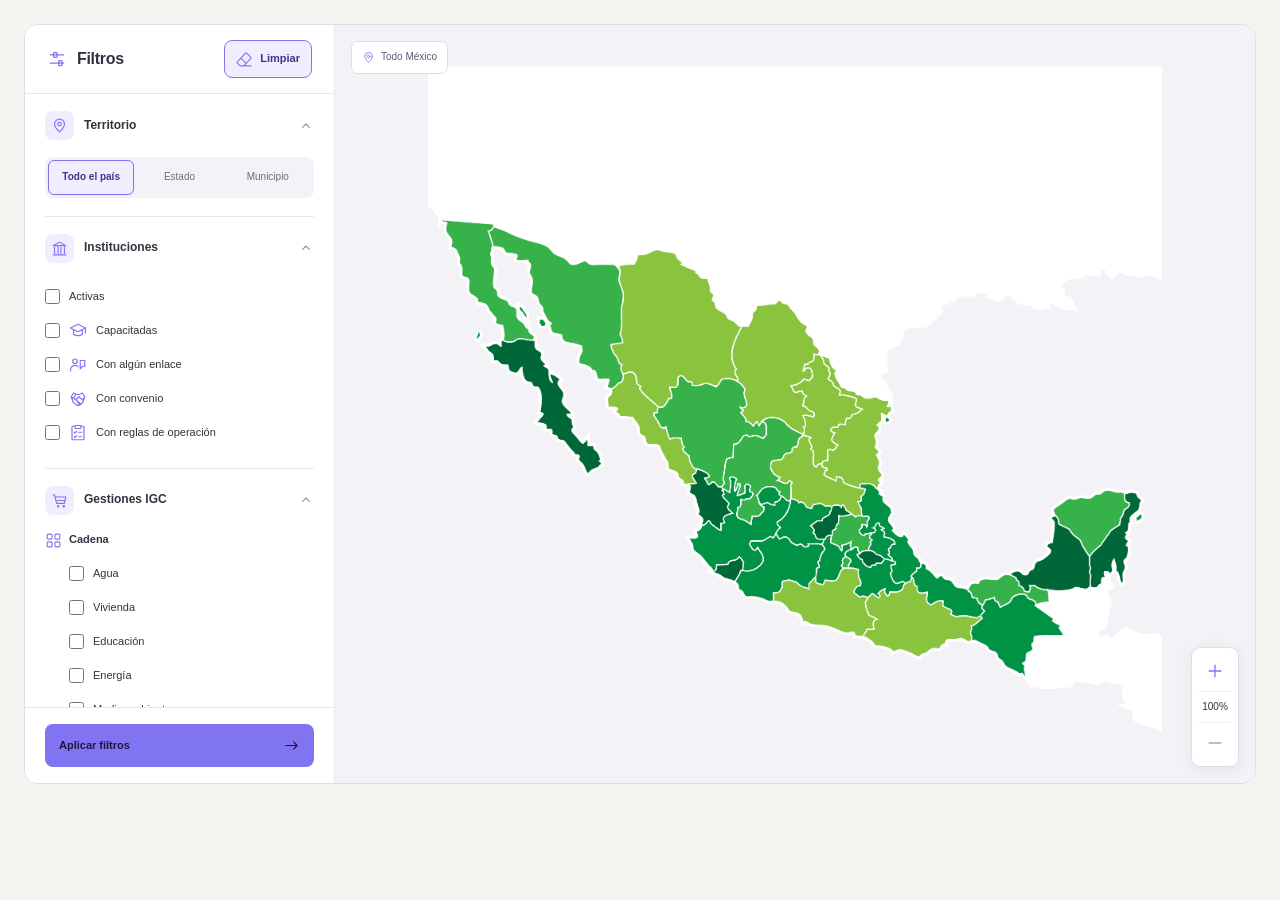
<file: index.html>
<!doctype html>
<html lang="es-MX">
<head>
  <meta charset="utf-8">
  <meta name="viewport" content="width=device-width, initial-scale=1">
  <title>Mapa de México · Filtros</title>
  <link rel="stylesheet" href="mapa.css">
  <script src="mapa.js" defer></script>
  <script src="filtros.js" defer></script>
</head>
<body>
  <!-- Contenedor independiente: insertar esta sección dentro de la página de destino. -->
  <section class="territory-explorer" id="territory-explorer" aria-label="Mapa y filtros territoriales">
  <svg class="map-icons" xmlns="http://www.w3.org/2000/svg" aria-hidden="true">
    <symbol id="icon-filters" viewBox="0 0 24 24"><path d="M4 7h16M4 17h16"/><rect x="8" y="4" width="4" height="6" rx="1"/><rect x="14" y="14" width="4" height="6" rx="1"/></symbol>
    <symbol id="icon-pin" viewBox="0 0 24 24"><path d="M19 10c0 5-7 11-7 11S5 15 5 10a7 7 0 1 1 14 0Z"/><circle cx="12" cy="10" r="2.5"/></symbol>
    <symbol id="icon-building" viewBox="0 0 24 24"><path d="m3 8 9-5 9 5H3ZM5 10v9m5-9v9m4-9v9m5-9v9M3 21h18"/></symbol>
    <symbol id="icon-training" viewBox="0 0 24 24"><path d="m2 8 10-5 10 5-10 5L2 8Zm4 2v6c3 3 9 3 12 0v-6M22 8v7"/></symbol>
    <symbol id="icon-contact" viewBox="0 0 24 24"><circle cx="8" cy="7" r="3"/><path d="M2 20v-2a6 6 0 0 1 10-4m3-8h6v8h-3l-3 3V6Z"/></symbol>
    <symbol id="icon-agreement" viewBox="0 0 24 24"><path d="m3 9 3-5 4 2h4l4-2 3 5-3 8-6 4-6-4-3-8Zm6-3-3 5 3 2 4-4 5 4m-9 0 7 6m-5-4 3 5M3 9l3 2m15-2-3 4"/></symbol>
    <symbol id="icon-rules" viewBox="0 0 24 24"><path d="M8 3H5a1 1 0 0 0-1 1v16a1 1 0 0 0 1 1h14a1 1 0 0 0 1-1V4a1 1 0 0 0-1-1h-3"/><rect x="8" y="2" width="8" height="4" rx="1"/><path d="m7 11 1 1 2-2m3 1h4m-10 6 1 1 2-2m3 1h4"/></symbol>
    <symbol id="icon-categories" viewBox="0 0 24 24"><rect x="3" y="3" width="7" height="7" rx="1.5"/><rect x="14" y="3" width="7" height="7" rx="1.5"/><rect x="3" y="14" width="7" height="7" rx="1.5"/><rect x="14" y="14" width="7" height="7" rx="1.5"/></symbol>
    <symbol id="icon-products" viewBox="0 0 24 24"><path d="m12 3 9 5v9l-9 5-9-5V8l9-5Zm-9 5 9 5 9-5M12 13v9M7.5 5.5l9 5V15"/></symbol>
    <symbol id="icon-eraser" viewBox="0 0 24 24"><path d="m15 3 6 6a1 1 0 0 1 0 1.5L11 21H6l-4-4a1 1 0 0 1 0-1.5L13.5 3a1 1 0 0 1 1.5 0ZM7 10l7 7M11 21h10"/></symbol>
    <symbol id="icon-cart" viewBox="0 0 24 24"><path d="M3 4h2l3 12h11l2-9H6M9 12h11"/><circle cx="10" cy="20" r="1"/><circle cx="18" cy="20" r="1"/></symbol>
    <symbol id="icon-ips" viewBox="0 0 24 24"><path d="m3 13 4-4 5 3 5-3 4 4-6 7H9l-6-7ZM3 13l-1-2 3-5 3 2m13 5 1-2-3-5-3 2M9 14l5 4m-3-6 3-2"/></symbol>
    <symbol id="icon-chevron" viewBox="0 0 24 24"><path d="m7 10 5 5 5-5"/></symbol>
    <symbol id="icon-plus" viewBox="0 0 24 24"><path d="M12 5v14M5 12h14"/></symbol>
    <symbol id="icon-minus" viewBox="0 0 24 24"><path d="M5 12h14"/></symbol>
    <symbol id="icon-close" viewBox="0 0 24 24"><path d="m6 6 12 12M6 18 18 6"/></symbol>
    <symbol id="icon-arrow" viewBox="0 0 24 24"><path d="M4 12h16m-5-5 5 5-5 5"/></symbol>
  </svg>

    <aside class="filter-panel" id="filter-panel" aria-label="Seleccionar filtros">
      <div class="filter-heading">
        <h2><svg aria-hidden="true"><use href="#icon-filters"/></svg>Filtros <span class="filter-count" id="filter-count" hidden>0</span></h2>
        <button class="clear-button" type="reset" form="map-filters" aria-label="Limpiar todos los filtros" title="Restablecer todos los filtros"><svg aria-hidden="true"><use href="#icon-eraser"/></svg><span>Limpiar</span></button>
      </div>
      <form id="map-filters" class="filter-form">
        <div class="filter-scroll">
          <details class="filter-group" open>
            <summary><span class="group-icon"><svg aria-hidden="true"><use href="#icon-pin"/></svg></span><span>Territorio</span><svg class="chevron" aria-hidden="true"><use href="#icon-chevron"/></svg></summary>
            <div class="group-content">
              <fieldset class="scope-options">
                <legend class="sr-only">Seleccionar territorio</legend>
                <label><input type="radio" name="scope" value="country" checked><span>Todo el país</span></label>
                <label><input type="radio" name="scope" value="state"><span>Estado</span></label>
                <label><input type="radio" name="scope" value="municipality"><span>Municipio</span></label>
              </fieldset>
              <div class="field" id="state-field" hidden><label for="state">Estado</label><select id="state" name="state" disabled><option value="">Selecciona un estado</option>
                <option>Aguascalientes</option>
                <option>Baja California</option>
                <option>Baja California Sur</option>
                <option>Campeche</option>
                <option>Chiapas</option>
                <option>Chihuahua</option>
                <option>Ciudad de México</option>
                <option>Coahuila</option>
                <option>Colima</option>
                <option>Durango</option>
                <option>Estado de México</option>
                <option>Guanajuato</option>
                <option>Guerrero</option>
                <option>Hidalgo</option>
                <option>Jalisco</option>
                <option>Michoacán</option>
                <option>Morelos</option>
                <option>Nayarit</option>
                <option>Nuevo León</option>
                <option>Oaxaca</option>
                <option>Puebla</option>
                <option>Querétaro</option>
                <option>Quintana Roo</option>
                <option>San Luis Potosí</option>
                <option>Sinaloa</option>
                <option>Sonora</option>
                <option>Tabasco</option>
                <option>Tamaulipas</option>
                <option>Tlaxcala</option>
                <option>Veracruz</option>
                <option>Yucatán</option>
                <option>Zacatecas</option></select></div>
              <div class="field" id="municipality-field" hidden><label for="municipality">Municipio</label><input id="municipality" name="municipality" type="text" placeholder="Escribe el municipio" maxlength="100" disabled></div>
            </div>
          </details>

          <details class="filter-group" open>
            <summary><span class="group-icon"><svg aria-hidden="true"><use href="#icon-building"/></svg></span><span>Instituciones</span><svg class="chevron" aria-hidden="true"><use href="#icon-chevron"/></svg></summary>
            <div class="group-content institution-options">
              <label class="check-row"><input type="checkbox" name="active" id="institution-active"><span>Activas</span></label>
              <div class="subfields" id="active-fields" hidden>
                <div class="field"><label for="institution-name">Nombre de la institución</label><input id="institution-name" name="institutionName" type="text" placeholder="Todas las instituciones" maxlength="120" disabled></div>
                <label class="check-row"><input type="checkbox" name="hasManagement" id="has-management" disabled><span>Que tengan gestiones</span></label>
                <fieldset class="period-fields" id="period-fields" hidden disabled>
                  <legend>Periodo de gestiones</legend>
                  <div class="date-pair"><div class="field"><label for="period-from">Desde</label><input type="date" id="period-from" name="periodFrom"></div><div class="field"><label for="period-to">Hasta</label><input type="date" id="period-to" name="periodTo"></div></div>
                </fieldset>
              </div>
              <label class="check-row"><input type="checkbox" name="trained"><svg class="option-icon" aria-hidden="true"><use href="#icon-training"/></svg><span>Capacitadas</span></label>
              <label class="check-row"><input type="checkbox" name="linked"><svg class="option-icon" aria-hidden="true"><use href="#icon-contact"/></svg><span>Con algún enlace</span></label>
              <label class="check-row"><input type="checkbox" name="agreement"><svg class="option-icon" aria-hidden="true"><use href="#icon-agreement"/></svg><span>Con convenio</span></label>
              <label class="check-row"><input type="checkbox" name="operatingRules"><svg class="option-icon" aria-hidden="true"><use href="#icon-rules"/></svg><span>Con reglas de operación</span></label>
            </div>
          </details>

          <details class="filter-group" open>
            <summary><span class="group-icon"><svg aria-hidden="true"><use href="#icon-cart"/></svg></span><span>Gestiones IGC</span><svg class="chevron" aria-hidden="true"><use href="#icon-chevron"/></svg></summary>
            <div class="group-content">
              <div class="igc-fields" id="igc-fields">
                <fieldset class="chain-options">
                  <legend class="field-label-icon"><svg aria-hidden="true"><use href="#icon-categories"/></svg><span>Cadena</span></legend>
                  <label class="check-row"><input type="checkbox" name="chain" value="Agua"><span>Agua</span></label>
                  <label class="check-row"><input type="checkbox" name="chain" value="Vivienda"><span>Vivienda</span></label>
                  <label class="check-row"><input type="checkbox" name="chain" value="Educación"><span>Educación</span></label>
                  <label class="check-row"><input type="checkbox" name="chain" value="Energía"><span>Energía</span></label>
                  <label class="check-row"><input type="checkbox" name="chain" value="Medio ambiente"><span>Medio ambiente</span></label>
                  <label class="check-row"><input type="checkbox" name="chain" value="Salud"><span>Salud</span></label>
                  <label class="check-row"><input type="checkbox" name="chain" value="Inclusivo"><span>Inclusivo</span></label>
                </fieldset>
                <div class="field"><label class="field-label-icon" for="solution"><svg aria-hidden="true"><use href="#icon-products"/></svg><span>Por solución</span></label><select id="solution" name="solution"><option value="">Todas las soluciones</option><option value="Cemento">Cemento</option><option value="Mortero">Mortero</option></select></div>
              </div>
            </div>
          </details>

          <details class="filter-group">
            <summary><span class="group-icon"><svg aria-hidden="true"><use href="#icon-ips"/></svg></span><span>Gestiones IPS</span><svg class="chevron" aria-hidden="true"><use href="#icon-chevron"/></svg></summary>
            <div class="group-content"><label class="check-row"><input type="checkbox" name="ips"><span>Mostrar gestiones IPS</span></label></div>
          </details>
        </div>
        <div class="filter-actions">
          <p id="filter-feedback" class="filter-feedback" role="status" aria-live="polite" hidden></p>
          <button class="apply-button" type="submit">Aplicar filtros<svg aria-hidden="true"><use href="#icon-arrow"/></svg></button>
        </div>
      </form>
    </aside>

    <div class="map-area">
      <div class="map-context"><button class="mobile-filters" id="mobile-filters" type="button" aria-expanded="false" aria-controls="filter-panel"><svg aria-hidden="true"><use href="#icon-filters"/></svg><span>Filtros</span></button><span class="scope-badge" id="scope-badge"><svg aria-hidden="true"><use href="#icon-pin"/></svg><span id="scope-label">Todo México</span></span></div>
      <div class="map-viewport" id="map-viewport" tabindex="0" role="region" aria-label="Mapa de México. Usa más y menos para acercar o alejar y arrastra para desplazarte.">
        <div class="map-content" id="map-content">
          <img class="map-image" id="map-image" src="mexico-mapa-politico.png" alt="Mapa de México con divisiones estatales." draggable="false">
        </div>
        <span class="map-error" id="map-error" hidden>No se pudo cargar el mapa.</span>
        <div class="zoom-controls" aria-label="Controles de zoom">
          <button id="zoom-in" type="button" aria-label="Acercar mapa" title="Acercar (+)"><svg aria-hidden="true"><use href="#icon-plus"/></svg></button>
          <span id="zoom-value" aria-label="Nivel de zoom">100%</span>
          <button id="zoom-out" type="button" aria-label="Alejar mapa" title="Alejar (−)"><svg aria-hidden="true"><use href="#icon-minus"/></svg></button>
        </div>
      </div>
    </div>
    <p class="sr-only" id="map-status" role="status" aria-live="polite" aria-atomic="true"></p>
  </section>
</body>
</html>
</file>
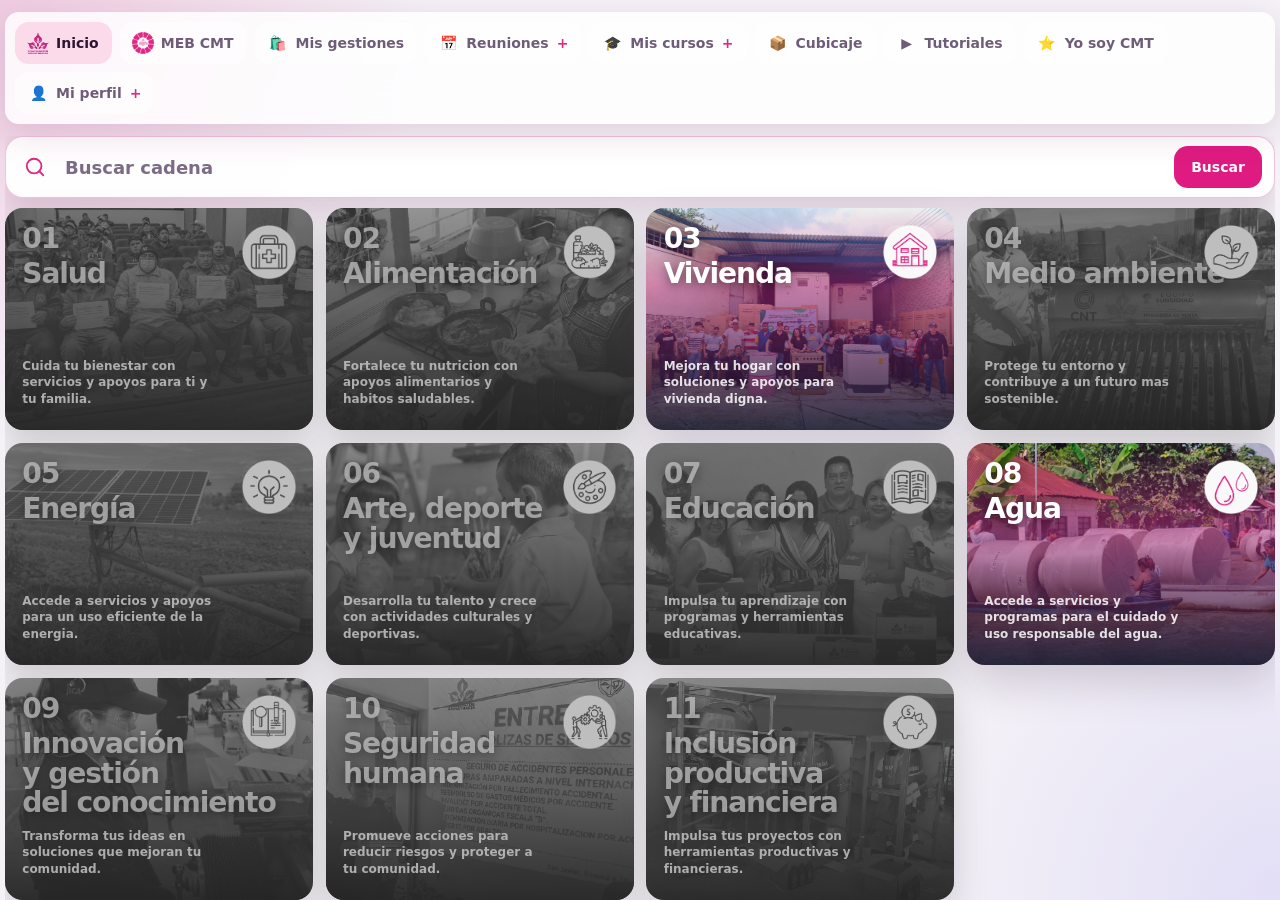
<file: propuesta-cadenas-1.html>
<!DOCTYPE html>
<html lang="es">
<head>
  <meta charset="UTF-8" />
  <meta name="viewport" content="width=device-width, initial-scale=1.0" />
  <title>Explorador de Cadenas</title>
  <link rel="stylesheet" href="estilos-plataforma-3.css" />
</head>
<body class="platform-shell-page cards-menu-page">
  <div class="app-shell">
    <button class="mobile-menu-toggle" id="mobileMenuToggle" type="button" aria-label="Abrir menú principal" aria-expanded="false" aria-controls="mainMenu">
      <span aria-hidden="true">☰</span>
      <span>Menú</span>
    </button>
    <button class="topbar__search cards-search-toggle" id="searchToggle" type="button" aria-label="Abrir búsqueda de cadenas" aria-expanded="false" aria-controls="chainsSearchPanel">
      <svg width="20" height="20" viewBox="0 0 24 24" fill="none" aria-hidden="true">
        <circle cx="11" cy="11" r="7" stroke="currentColor" stroke-width="2"/>
        <path d="m16.5 16.5 4 4" stroke="currentColor" stroke-width="2" stroke-linecap="round"/>
      </svg>
    </button>

    <nav class="main-menu" id="mainMenu" aria-label="Menú principal">
      <a href="propuesta-inicio.html" class="main-menu__item main-menu__item--home">
        <span class="main-menu__icon main-menu__icon--image" aria-hidden="true"><img src="img/logo-cmt.png" alt="" /></span>
        <span>Inicio</span>
      </a>

      <a href="propuesta-cadenas-1.html" class="main-menu__item">
        <span class="main-menu__icon main-menu__icon--image" aria-hidden="true"><img src="img/meb-icono.png" alt="" /></span>
        <span>MEB CMT</span>
      </a>

      <a href="#" class="main-menu__item">
        <span class="main-menu__icon" aria-hidden="true">🛍️</span>
        <span>Mis gestiones</span>
      </a>

      <div class="main-menu__group">
        <button class="main-menu__item main-menu__toggle" type="button" data-menu-group="reuniones" aria-expanded="false">
          <span class="main-menu__icon" aria-hidden="true">📅</span>
          <span>Reuniones</span>
          <span class="main-menu__chevron" aria-hidden="true">+</span>
        </button>
        <div class="main-menu__sublist" data-menu-target="reuniones">
          <a href="#" class="main-menu__subitem">
            <span class="main-menu__icon" aria-hidden="true">📝</span>
            <span>Agendar reunión</span>
          </a>
          <a href="#" class="main-menu__subitem">
            <span class="main-menu__icon" aria-hidden="true">🕒</span>
            <span>Reuniones programadas</span>
          </a>
        </div>
      </div>

      <div class="main-menu__group">
        <button class="main-menu__item main-menu__toggle" type="button" data-menu-group="cursos" aria-expanded="false">
          <span class="main-menu__icon" aria-hidden="true">🎓</span>
          <span>Mis cursos</span>
          <span class="main-menu__chevron" aria-hidden="true">+</span>
        </button>
        <div class="main-menu__sublist" data-menu-target="cursos">
          <a href="#" class="main-menu__subitem">
            <span class="main-menu__icon" aria-hidden="true">📘</span>
            <span>Capacitación</span>
          </a>
        </div>
      </div>

      <a href="propuesta-listado-cubicaje.html" class="main-menu__item">
        <span class="main-menu__icon" aria-hidden="true">📦</span>
        <span>Cubicaje</span>
      </a>

      <a href="#" class="main-menu__item">
        <span class="main-menu__icon" aria-hidden="true">▶</span>
        <span>Tutoriales</span>
      </a>

      <a href="#" class="main-menu__item">
        <span class="main-menu__icon" aria-hidden="true">⭐</span>
        <span>Yo soy CMT</span>
      </a>

      <!--Opción de menú desactivada que sale cuando hay gestión activa-->
      <!--<a href="#" class="main-menu__item main-menu__item--cart">
        <span class="main-menu__icon" aria-hidden="true">&#128722;</span>
        <span>Canasta / carrito</span>
        <strong id="menuCartCount">0</strong>
      </a>-->

      <div class="main-menu__group main-menu__group--user">
        <button class="main-menu__item main-menu__toggle" type="button" data-menu-group="usuario" aria-expanded="false">
          <span class="main-menu__icon" aria-hidden="true">👤</span>
          <span>Mi perfil</span>
          <span class="main-menu__chevron" aria-hidden="true">+</span>
        </button>
        <div class="main-menu__sublist" data-menu-target="usuario">
          <a href="propuesta-cadenas-1.html" class="main-menu__subitem">
            <span class="main-menu__icon" aria-hidden="true">👤</span>
            <span>Yo beneficiario</span>
          </a>
          <a href="#" class="main-menu__subitem">
            <span class="main-menu__icon" aria-hidden="true">📂</span>
            <span>Mis gestiones IPS</span>
          </a>
          <a href="#" class="main-menu__subitem">
            <span class="main-menu__icon" aria-hidden="true">💳</span>
            <span>Mis tarjetas</span>
          </a>
          <a href="#" class="main-menu__subitem">
            <span class="main-menu__icon" aria-hidden="true">📍</span>
            <span>Mis datos de entrega</span>
          </a>
          <a href="#" class="main-menu__subitem">
            <span class="main-menu__icon" aria-hidden="true">🔒</span>
            <span>Aviso de privacidad</span>
          </a>
          <a href="#" class="main-menu__subitem">
            <span class="main-menu__icon" aria-hidden="true">🩺</span>
            <span>Teleconsulta</span>
          </a>
          <a href="#" class="main-menu__subitem">
            <span class="main-menu__icon" aria-hidden="true">🚪</span>
            <span>Cerrar sesión</span>
          </a>
        </div>
      </div>
    </nav>

    <div class="frame">
      <main>
        <section class="chains-dashboard" id="chainsDashboard" aria-label="Cadenas disponibles">
          <div class="chains-search products-search general-search" id="chainsSearchPanel" aria-label="Buscador de cadenas">
            <div class="general-search__mobile-head">
              <strong>Buscar cadenas</strong>
              <button class="general-search__close" id="searchClose" type="button" aria-label="Cerrar búsqueda">&times;</button>
            </div>
            <div class="general-search__field">
              <span class="general-search__icon" aria-hidden="true">
                <svg width="22" height="22" viewBox="0 0 24 24" fill="none">
                  <circle cx="11" cy="11" r="7" stroke="currentColor" stroke-width="2"/>
                  <path d="m16.5 16.5 4 4" stroke="currentColor" stroke-width="2" stroke-linecap="round"/>
                </svg>
              </span>
              <label class="sr-only" for="chainsSearch">Buscar cadena</label>
              <input
                id="chainsSearch"
                type="search"
                placeholder="Buscar cadena"
                aria-label="Buscar cadena"
                autocomplete="off"
              />
              <button class="general-search__submit" type="button">Buscar</button>
            </div>

          </div>
          <div class="chains-card-grid" id="chainsCardGrid">
            <button
              class="chain-card"
              type="button"
              style="--chain-card-bg: url('img/cadena-1.jpg')"
              data-chain-id="salud"
            >
              <img class="chain-card__icon" src="img/cadenas-icon/1-cadenaSalud-1.png" alt="" aria-hidden="true" />
              <span class="chain-card__number">01</span>
              <span class="chain-card__name">Salud</span>
              <span class="chain-card__description">Cuida tu bienestar con servicios y apoyos para ti y tu familia.</span>
            </button>

            <button
              class="chain-card"
              type="button"
              style="--chain-card-bg: url('img/cadena-2.jpg')"
              data-chain-id="alimentacion"
            >
              <img class="chain-card__icon" src="img/cadenas-icon/2-cadenaAlimentacion-2.png" alt="" aria-hidden="true" />
              <span class="chain-card__number">02</span>
              <span class="chain-card__name">Alimentación</span>
              <span class="chain-card__description">Fortalece tu nutricion con apoyos alimentarios y habitos saludables.</span>
            </button>

            <button
              class="chain-card"
              type="button"
              style="--chain-card-bg: url('img/cadena-3.jpg')"
              data-chain-id="vivienda"
            >
              <img class="chain-card__icon" src="img/cadenas-icon/3-cadenaVivienda-3.png" alt="" aria-hidden="true" />
              <span class="chain-card__number">03</span>
              <span class="chain-card__name">Vivienda</span>
              <span class="chain-card__description">Mejora tu hogar con soluciones y apoyos para vivienda digna.</span>
            </button>

            <button
              class="chain-card"
              type="button"
              style="--chain-card-bg: url('img/cadena-4.jpg')"
              data-chain-id="medio-ambiente"
            >
              <img class="chain-card__icon" src="img/cadenas-icon/4-cadenaMedioAmbiente-4.png" alt="" aria-hidden="true" />
              <span class="chain-card__number">04</span>
              <span class="chain-card__name">Medio ambiente</span>
              <span class="chain-card__description">Protege tu entorno y contribuye a un futuro mas sostenible.</span>
            </button>

            <button
              class="chain-card"
              type="button"
              style="--chain-card-bg: url('img/cadena-5.jpg')"
              data-chain-id="energia"
            >
              <img class="chain-card__icon" src="img/cadenas-icon/5-cadenaEnergia-5.png" alt="" aria-hidden="true" />
              <span class="chain-card__number">05</span>
              <span class="chain-card__name">Energía</span>
              <span class="chain-card__description">Accede a servicios y apoyos para un uso eficiente de la energia.</span>
            </button>

            <button
              class="chain-card"
              type="button"
              style="--chain-card-bg: url('img/cadena-6.jpg')"
              data-chain-id="arte-deporte-juventud"
            >
              <img class="chain-card__icon" src="img/cadenas-icon/6-cadenaArteCultura-6.png" alt="" aria-hidden="true" />
              <span class="chain-card__number">06</span>
              <span class="chain-card__name">Arte, deporte y juventud</span>
              <span class="chain-card__description">Desarrolla tu talento y crece con actividades culturales y deportivas.</span>
            </button>

            <button
              class="chain-card"
              type="button"
              style="--chain-card-bg: url('img/cadena-7.jpg')"
              data-chain-id="educacion"
            >
              <img class="chain-card__icon" src="img/cadenas-icon/7-cadenaEducacion-7.png" alt="" aria-hidden="true" />
              <span class="chain-card__number">07</span>
              <span class="chain-card__name">Educación</span>
              <span class="chain-card__description">Impulsa tu aprendizaje con programas y herramientas educativas.</span>
            </button>

            <button
              class="chain-card"
              type="button"
              style="--chain-card-bg: url('img/cadena-8.jpg')"
              data-chain-id="agua"
            >
              <img class="chain-card__icon" src="img/cadenas-icon/8-cadenaAgua-8.png" alt="" aria-hidden="true" />
              <span class="chain-card__number">08</span>
              <span class="chain-card__name">Agua</span>
              <span class="chain-card__description">Accede a servicios y programas para el cuidado y uso responsable del agua.</span>
            </button>

            <button
              class="chain-card"
              type="button"
              style="--chain-card-bg: url('img/cadena-9.jpg')"
              data-chain-id="innovacion-gestion"
            >
              <img class="chain-card__icon" src="img/cadenas-icon/9-cadenaInnovacionGestion-9.png" alt="" aria-hidden="true" />
              <span class="chain-card__number">09</span>
              <span class="chain-card__name">Innovación y gestión del conocimiento</span>
              <span class="chain-card__description">Transforma tus ideas en soluciones que mejoran tu comunidad.</span>
            </button>

            <button
              class="chain-card"
              type="button"
              style="--chain-card-bg: url('img/cadena-10.jpg')"
              data-chain-id="seguridad-humana"
            >
              <img class="chain-card__icon" src="img/cadenas-icon/10-cadenaSeguridadHumana-10.png" alt="" aria-hidden="true" />
              <span class="chain-card__number">10</span>
              <span class="chain-card__name">Seguridad humana</span>
              <span class="chain-card__description">Promueve acciones para reducir riesgos y proteger a tu comunidad.</span>
            </button>

            <button
              class="chain-card"
              type="button"
              style="--chain-card-bg: url('img/cadena-11.jpg')"
              data-chain-id="inclusion-productiva-financiera"
            >
              <img class="chain-card__icon" src="img/cadenas-icon/11-cadenaInclusionProductiva-11.png" alt="" aria-hidden="true" />
              <span class="chain-card__number">11</span>
              <span class="chain-card__name">Inclusión productiva y financiera</span>
              <span class="chain-card__description">Impulsa tus proyectos con herramientas productivas y financieras.</span>
            </button>

          </div>
        </section>

        <div class="context-row">
          <div class="breadcrumb" id="breadcrumb"></div>
        </div>

        <section class="explorer">
          <section class="list-panel">
            <div class="section-head">
              <div>
                <h2 id="productsTitle">Productos</h2>
                <p id="productsSubtitle">Selecciona una cadena para ver su oferta.</p>
              </div>
            </div>
            <div class="products-search">
              <label class="sr-only" for="productsSearch">Buscar producto por nombre</label>
              <input
                id="productsSearch"
                type="search"
                placeholder="Buscar producto por nombre"
                aria-label="Buscar producto por nombre en la cadena activa"
              />
            </div>
            <div class="products-list" id="productsList"></div>
          </section>

          <section class="detail-panel" id="detailPanel">
            <div class="detail-head">
              <button id="detailClose" aria-label="Cerrar variantes">
                <svg width="18" height="18" viewBox="0 0 24 24" fill="none" aria-hidden="true">
                  <path d="M6 6l12 12M18 6 6 18" stroke="currentColor" stroke-width="1.8" stroke-linecap="round"/>
                </svg>
              </button>
            </div>
            <div class="detail-panel__intro">
              <h2 id="detailTitle">Selecciona un producto</h2>
              <p id="detailDescription">Elige una variante para continuar con tu gestión.</p>
            </div>

            <div class="detail-grid">
              <div class="detail-copy">
                <p id="detailCopyText">Selecciona una variante para revisar montos, condiciones y cantidad.</p>
              </div>

              <div class="variants-block">
                <h4 id="variantsTitle">Elige una variante</h4>
                <div class="variants-list" id="variantsList"></div>
              </div>
            </div>
          </section>

          <aside class="selection-panel" id="selectionPanel">
            <div class="selection-head">
              <button id="selectionClose" aria-label="Cerrar detalles">
                <svg width="18" height="18" viewBox="0 0 24 24" fill="none" aria-hidden="true">
                  <path d="M6 6l12 12M18 6 6 18" stroke="currentColor" stroke-width="1.8" stroke-linecap="round"/>
                </svg>
              </button>
            </div>

            <div class="details-content" id="detailsContent"></div>
          </aside>
        </section>
      </main>
    </div>
  </div>

  <script src="propuesta-cadenas-1.js"></script>
</body>
</html>
</file>
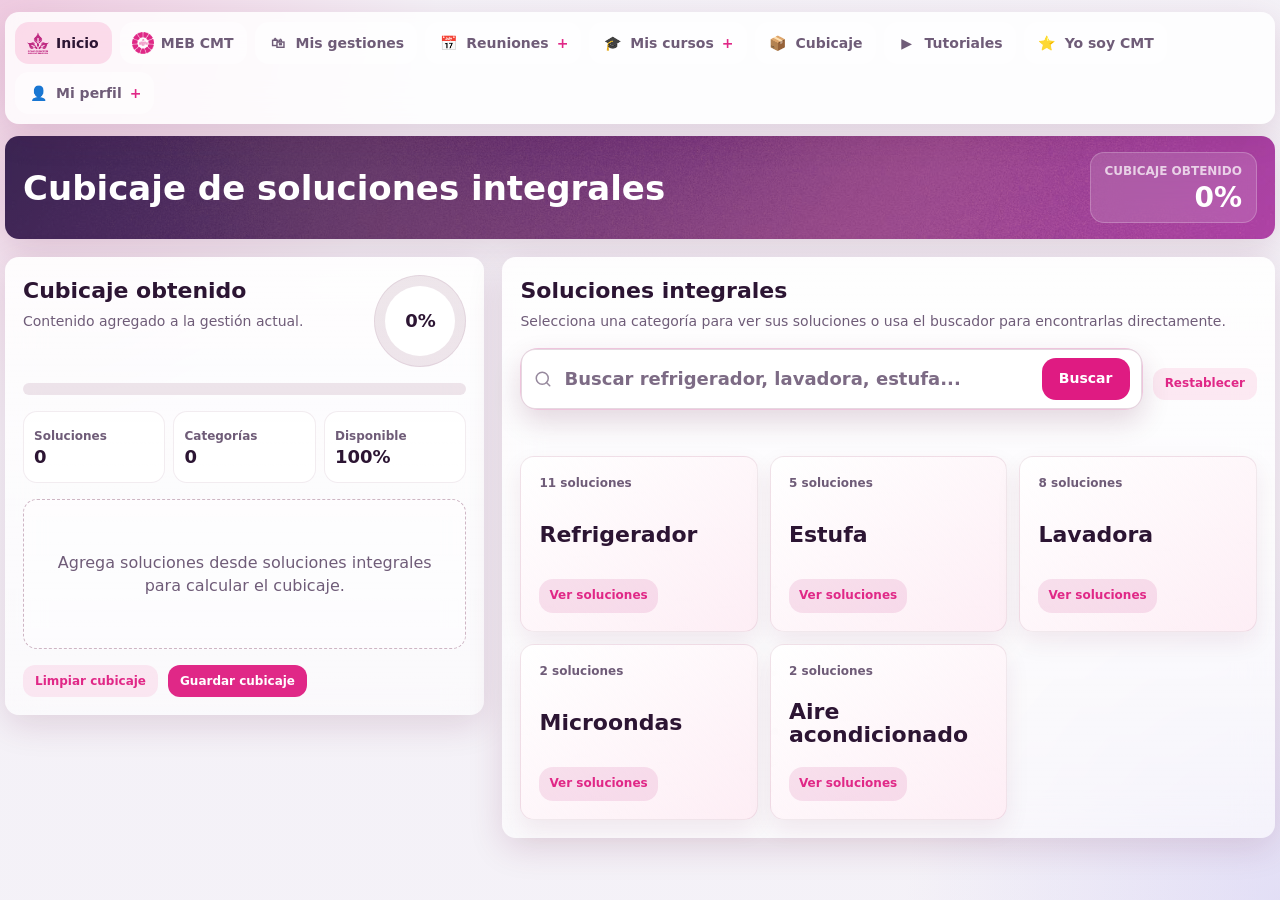
<file: propuesta-cubicaje.html>
<!DOCTYPE html>
<html lang="es">
<head>
  <meta charset="UTF-8" />
  <meta name="viewport" content="width=device-width, initial-scale=1.0" />
  <title>Propuesta de Cubicaje | CMT</title>
  <link rel="stylesheet" href="estilos-plataforma-3.css" />
</head>
<body class="platform-shell-page cubicaje-page">
  <div class="app-shell">
    <button class="mobile-menu-toggle" id="mobileMenuToggle" type="button" aria-label="Abrir menú principal" aria-expanded="false" aria-controls="mainMenu">
      <span aria-hidden="true">&#9776;</span>
      <span>Menú</span>
    </button>

    <nav class="main-menu" id="mainMenu" aria-label="Menú principal">
      <a href="propuesta-inicio.html" class="main-menu__item main-menu__item--home">
        <span class="main-menu__icon main-menu__icon--image" aria-hidden="true"><img src="img/logo-cmt.png" alt="" /></span>
        <span>Inicio</span>
      </a>

      <a href="propuesta-cadenas-1.html" class="main-menu__item">
        <span class="main-menu__icon main-menu__icon--image" aria-hidden="true"><img src="img/meb-icono.png" alt="" /></span>
        <span>MEB CMT</span>
      </a>

      <a href="#" class="main-menu__item">
        <span class="main-menu__icon" aria-hidden="true">&#128717;</span>
        <span>Mis gestiones</span>
      </a>

      <div class="main-menu__group">
        <button class="main-menu__item main-menu__toggle" type="button" data-menu-group="reuniones" aria-expanded="false">
          <span class="main-menu__icon" aria-hidden="true">&#128197;</span>
          <span>Reuniones</span>
          <span class="main-menu__chevron" aria-hidden="true">+</span>
        </button>
        <div class="main-menu__sublist" data-menu-target="reuniones">
          <a href="#" class="main-menu__subitem">
            <span class="main-menu__icon" aria-hidden="true">&#128221;</span>
            <span>Agendar reunión</span>
          </a>
          <a href="#" class="main-menu__subitem">
            <span class="main-menu__icon" aria-hidden="true">&#128338;</span>
            <span>Reuniones programadas</span>
          </a>
        </div>
      </div>

      <div class="main-menu__group">
        <button class="main-menu__item main-menu__toggle" type="button" data-menu-group="cursos" aria-expanded="false">
          <span class="main-menu__icon" aria-hidden="true">&#127891;</span>
          <span>Mis cursos</span>
          <span class="main-menu__chevron" aria-hidden="true">+</span>
        </button>
        <div class="main-menu__sublist" data-menu-target="cursos">
          <a href="#" class="main-menu__subitem">
            <span class="main-menu__icon" aria-hidden="true">&#128216;</span>
            <span>Capacitación</span>
          </a>
        </div>
      </div>

      <a href="propuesta-listado-cubicaje.html" class="main-menu__item">
        <span class="main-menu__icon" aria-hidden="true">&#128230;</span>
        <span>Cubicaje</span>
      </a>

      <a href="#" class="main-menu__item">
        <span class="main-menu__icon" aria-hidden="true">&#9654;</span>
        <span>Tutoriales</span>
      </a>

      <a href="#" class="main-menu__item">
        <span class="main-menu__icon" aria-hidden="true">&#11088;</span>
        <span>Yo soy CMT</span>
      </a>

      <div class="main-menu__group main-menu__group--user">
        <button class="main-menu__item main-menu__toggle" type="button" data-menu-group="usuario" aria-expanded="false">
          <span class="main-menu__icon" aria-hidden="true">&#128100;</span>
          <span>Mi perfil</span>
          <span class="main-menu__chevron" aria-hidden="true">+</span>
        </button>
        <div class="main-menu__sublist" data-menu-target="usuario">
          <a href="propuesta-cadenas-1.html" class="main-menu__subitem">
            <span class="main-menu__icon" aria-hidden="true">&#128100;</span>
            <span>Yo beneficiario</span>
          </a>
          <a href="#" class="main-menu__subitem">
            <span class="main-menu__icon" aria-hidden="true">&#128194;</span>
            <span>Mis gestiones IPS</span>
          </a>
          <a href="#" class="main-menu__subitem">
            <span class="main-menu__icon" aria-hidden="true">&#128179;</span>
            <span>Mis tarjetas</span>
          </a>
          <a href="#" class="main-menu__subitem">
            <span class="main-menu__icon" aria-hidden="true">&#128205;</span>
            <span>Mis datos de entrega</span>
          </a>
          <a href="#" class="main-menu__subitem">
            <span class="main-menu__icon" aria-hidden="true">&#128274;</span>
            <span>Aviso de privacidad</span>
          </a>
          <a href="#" class="main-menu__subitem">
            <span class="main-menu__icon" aria-hidden="true">&#129658;</span>
            <span>Teleconsulta</span>
          </a>
          <a href="#" class="main-menu__subitem">
            <span class="main-menu__icon" aria-hidden="true">&#128682;</span>
            <span>Cerrar sesión</span>
          </a>
        </div>
      </div>
    </nav>

    <div class="frame">
      <main class="cubicaje-main" aria-label="Calculadora de cubicaje">
        <section class="cubicaje-hero">
          <div>
            <h1>Cubicaje de soluciones integrales</h1>
            <p>Busca soluciones por categoría, agrega cantidades al contenido y valida el avance del cubicaje antes de confirmar la selección.</p>
          </div>
          <div class="cubicaje-hero__status" aria-live="polite">
            <span>Cubicaje obtenido</span>
            <strong id="heroTotal">0%</strong>
          </div>
        </section>

        <section class="cubicaje-layout">
          <aside class="cubicaje-panel cubicaje-summary" aria-label="Cubicaje obtenido">
            <div class="cubicaje-panel__head">
              <div>
                <h2>Cubicaje obtenido</h2>
                <p>Contenido agregado a la gestión actual.</p>
              </div>
              <div class="capacity-ring" id="capacityRing" aria-hidden="true">
                <span class="capacity-ring__inner" id="ringTotal">0%</span>
              </div>
            </div>

            <div class="capacity-bar" aria-hidden="true">
              <span id="capacityFill"></span>
            </div>

            <div class="capacity-warning" id="capacityWarning" role="status">
              El cubicaje supera el 100%. Ajusta cantidades o retira soluciones antes de continuar.
            </div>

            <div class="capacity-meta">
              <div class="capacity-meta__item">
                <span>Soluciones</span>
                <strong id="totalItems">0</strong>
              </div>
              <div class="capacity-meta__item">
                <span>Categorías</span>
                <strong id="totalCategories">0</strong>
              </div>
              <div class="capacity-meta__item">
                <span>Disponible</span>
                <strong id="remainingCapacity">100%</strong>
              </div>
            </div>

            <div class="cubicaje-list" id="cubicajeList"></div>
            <div class="summary-actions">
              <button class="clear-button" id="clearButton" type="button">Limpiar cubicaje</button>
              <button class="save-button" id="saveButton" type="button">Guardar cubicaje</button>
            </div>
          </aside>

          <section class="cubicaje-panel catalog-panel" aria-label="Soluciones integrales">
            <div class="cubicaje-panel__head">
              <div>
                <h2>Soluciones integrales</h2>
                <p>Selecciona una categoría para ver sus soluciones o usa el buscador para encontrarlas directamente.</p>
              </div>
            </div>

            <div class="catalog-tools">
              <label class="catalog-search products-search">
                <span class="sr-only">Buscar solución</span>
                <input id="productSearch" type="search" placeholder="Buscar refrigerador, lavadora, estufa..." autocomplete="off" />
              </label>
              <button class="clear-button" id="resetFilters" type="button">Restablecer</button>
            </div>

            <div class="category-tabs" id="categoryTabs" aria-label="Categorías de soluciones"></div>
            <div class="products-grid" id="productsGrid"></div>
          </section>
        </section>
      </main>
    </div>
  </div>
  <script src="propuesta-cubicaje.js"></script>
</body>
</html>
</file>
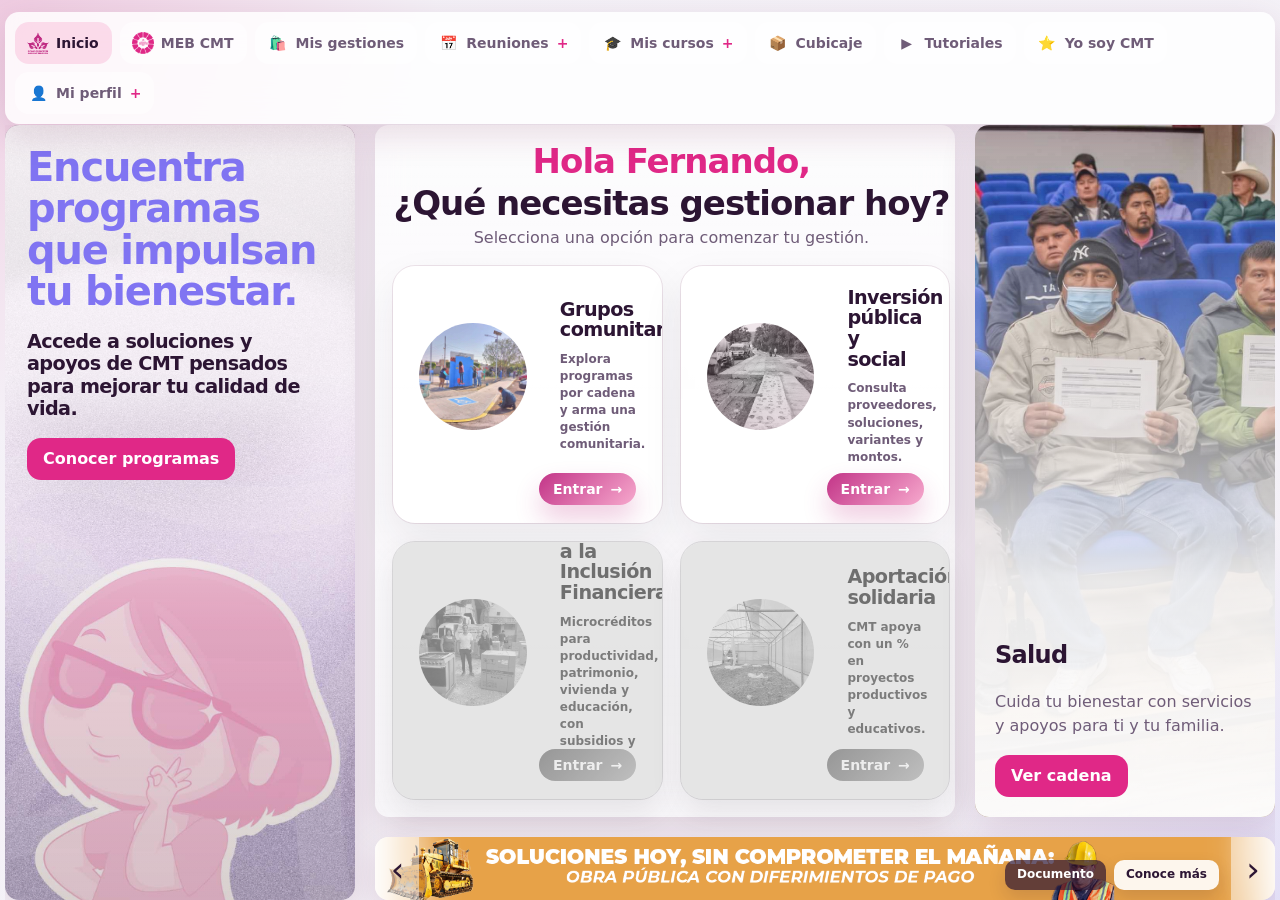
<file: propuesta-inicio.html>
<!DOCTYPE html>
<html lang="es">
<head>
  <meta charset="UTF-8" />
  <meta name="viewport" content="width=device-width, initial-scale=1.0" />
  <title>Inicio de Gestión</title>
  <link rel="stylesheet" href="estilos-plataforma-3.css" />
</head>
<body class="platform-shell-page start-flow-page">
  <div class="app-shell">
    <button class="mobile-menu-toggle" id="mobileMenuToggle" type="button" aria-label="Abrir menú principal" aria-expanded="false" aria-controls="mainMenu">
      <span aria-hidden="true">&#9776;</span>
      <span>Menú</span>
    </button>

    <nav class="main-menu" id="mainMenu" aria-label="Menú principal">
      <a href="propuesta-inicio.html" class="main-menu__item main-menu__item--home">
        <span class="main-menu__icon main-menu__icon--image" aria-hidden="true"><img src="img/logo-cmt.png" alt="" /></span>
        <span>Inicio</span>
      </a>

      <a href="propuesta-cadenas-1.html" class="main-menu__item">
        <span class="main-menu__icon main-menu__icon--image" aria-hidden="true"><img src="img/meb-icono.png" alt="" /></span>
        <span>MEB CMT</span>
      </a>

      <a href="#" class="main-menu__item">
        <span class="main-menu__icon" aria-hidden="true">&#128717;&#65039;</span>
        <span>Mis gestiones</span>
      </a>

      <div class="main-menu__group">
        <button class="main-menu__item main-menu__toggle" type="button" data-menu-group="reuniones" aria-expanded="false">
          <span class="main-menu__icon" aria-hidden="true">&#128197;</span>
          <span>Reuniones</span>
          <span class="main-menu__chevron" aria-hidden="true">+</span>
        </button>
        <div class="main-menu__sublist" data-menu-target="reuniones">
          <a href="#" class="main-menu__subitem">
            <span class="main-menu__icon" aria-hidden="true">&#128221;</span>
            <span>Agendar reunión</span>
          </a>
          <a href="#" class="main-menu__subitem">
            <span class="main-menu__icon" aria-hidden="true">&#128338;</span>
            <span>Reuniones programadas</span>
          </a>
        </div>
      </div>

      <div class="main-menu__group">
        <button class="main-menu__item main-menu__toggle" type="button" data-menu-group="cursos" aria-expanded="false">
          <span class="main-menu__icon" aria-hidden="true">&#127891;</span>
          <span>Mis cursos</span>
          <span class="main-menu__chevron" aria-hidden="true">+</span>
        </button>
        <div class="main-menu__sublist" data-menu-target="cursos">
          <a href="#" class="main-menu__subitem">
            <span class="main-menu__icon" aria-hidden="true">&#128216;</span>
            <span>Capacitación</span>
          </a>
        </div>
      </div>

      <a href="propuesta-listado-cubicaje.html" class="main-menu__item">
        <span class="main-menu__icon" aria-hidden="true">&#128230;</span>
        <span>Cubicaje</span>
      </a>
      <!-- Va contener los 2 videos tutoriales actuales-->
      <a href="#" class="main-menu__item">
        <span class="main-menu__icon" aria-hidden="true">&#9654;</span>
        <span>Tutoriales</span>
      </a>

      <a href="#" class="main-menu__item">
        <span class="main-menu__icon" aria-hidden="true">&#11088;</span>
        <span>Yo soy CMT</span>
      </a>
      <!--Opción de menú desactivada que sale cuando hay gestión activa-->
      <!--<a href="#" class="main-menu__item main-menu__item--cart">
        <span class="main-menu__icon" aria-hidden="true">&#128722;</span>
        <span>Canasta / carrito</span>
        <strong id="menuCartCount">0</strong>
      </a>-->

      <div class="main-menu__group main-menu__group--user">
        <button class="main-menu__item main-menu__toggle" type="button" data-menu-group="usuario" aria-expanded="false">
          <span class="main-menu__icon" aria-hidden="true">&#128100;</span>
          <span>Mi perfil</span>
          <span class="main-menu__chevron" aria-hidden="true">+</span>
        </button>
        <div class="main-menu__sublist" data-menu-target="usuario">
          <a href="propuesta-cadenas-1.html" class="main-menu__subitem">
            <span class="main-menu__icon" aria-hidden="true">&#128100;</span>
            <span>Yo beneficiario</span>
          </a>
          <a href="#" class="main-menu__subitem">
            <span class="main-menu__icon" aria-hidden="true">&#128194;</span>
            <span>Mis gestiones IPS</span>
          </a>
          <a href="#" class="main-menu__subitem">
            <span class="main-menu__icon" aria-hidden="true">&#128179;</span>
            <span>Mis tarjetas</span>
          </a>
          <a href="#" class="main-menu__subitem">
            <span class="main-menu__icon" aria-hidden="true">&#128205;</span>
            <span>Mis datos de entrega</span>
          </a>
          <a href="#" class="main-menu__subitem">
            <span class="main-menu__icon" aria-hidden="true">&#128274;</span>
            <span>Aviso de privacidad</span>
          </a>
          <a href="#" class="main-menu__subitem">
            <span class="main-menu__icon" aria-hidden="true">&#129658;</span>
            <span>Teleconsulta</span>
          </a>
          <a href="#" class="main-menu__subitem">
            <span class="main-menu__icon" aria-hidden="true">&#128682;</span>
            <span>Cerrar sesión</span>
          </a>
        </div>
      </div>
    </nav>

    <div class="frame">
      <main class="start-page" aria-label="Inicio de gestión">
        <section class="start-shell">
          <aside class="start-feature" aria-label="Resumen principal">
            <div class="start-feature__media" aria-hidden="true"></div>
            <div class="start-feature__body">
              <h2><span>Encuentra programas</span> <span>que impulsan tu bienestar.</span></h2>
              <h3>Accede a soluciones y apoyos de CMT pensados para mejorar tu calidad de vida.</h3>
              <a class="start-feature__link" href="propuesta-cadenas-1.html">Conocer programas</a>
            </div>
          </aside>

          <section class="start-workspace" aria-label="Opciones de inicio">
            <div class="start-welcome-panel">
              <div>
                <span class="start-welcome-panel__hello">Hola Fernando,</span>
                <h2>¿Qué necesitas gestionar hoy?</h2>
                <p>Selecciona una opción para comenzar tu gestión.</p>
              </div>
            </div>

            <div class="start-route-grid">
              <a class="start-route-card" href="propuesta-cadenas-1.html">
                <div class="start-route-card__media" aria-hidden="true"></div>
                <strong>Grupos comunitarios</strong>
                <small>Explora programas por cadena y arma una gestión comunitaria.</small>
                <span class="start-route-card__cta" aria-hidden="true">
                  Entrar
                  <span>→</span>
                </span>
              </a>
              <a class="start-route-card start-route-card--accent" href="propuesta-cadenas-1.html">
                <div class="start-route-card__media" aria-hidden="true"></div>
                <strong>Inversión pública y social</strong>
                <small>Consulta proveedores, soluciones, variantes y montos.</small>
                <span class="start-route-card__cta" aria-hidden="true">
                  Entrar
                  <span>→</span>
                </span>
              </a>
              <a class="start-route-card start-route-card--inclusion is-disabled" aria-disabled="true" tabindex="-1">
                <div class="start-route-card__media" aria-hidden="true"></div>
                <strong>Acceso a la Inclusi&oacute;n Financiera</strong>
                <small>Microcr&eacute;ditos para productividad, patrimonio, vivienda y educaci&oacute;n, con subsidios y pagos de intereses.</small>
                <span class="start-route-card__cta" aria-hidden="true">
                  Entrar
                  <span>&rarr;</span>
                </span>
              </a>
              <a class="start-route-card start-route-card--solidaria start-route-card--accent is-disabled" aria-disabled="true" tabindex="-1">
                <div class="start-route-card__media" aria-hidden="true"></div>
                <strong>Aportaci&oacute;n solidaria</strong>
                <small>CMT apoya con un % en proyectos productivos y educativos.</small>
                <span class="start-route-card__cta" aria-hidden="true">
                  Entrar
                  <span>&rarr;</span>
                </span>
              </a>
            </div>

          </section>

          <aside class="start-insights" aria-label="Mas informacion">
            <div class="start-insights__carousel" aria-hidden="true">
              <div class="start-insights__slide start-insights__slide--cadena-1 is-active" data-title="Salud" data-description="Cuida tu bienestar con servicios y apoyos para ti y tu familia." data-link="propuesta-cadenas-1.html"></div>
              <div class="start-insights__slide start-insights__slide--cadena-2" data-title="Alimentaci&oacute;n" data-description="Fortalece tu nutrici&oacute;n con apoyos alimentarios y h&aacute;bitos saludables." data-link="propuesta-cadenas-1.html"></div>
              <div class="start-insights__slide start-insights__slide--cadena-3" data-title="Vivienda" data-description="Mejora tu hogar con soluciones y apoyos para vivienda digna." data-link="propuesta-cadenas-1.html"></div>
              <div class="start-insights__slide start-insights__slide--cadena-4" data-title="Medio ambiente" data-description="Protege tu entorno y contribuye a un futuro m&aacute;s sostenible." data-link="propuesta-cadenas-1.html"></div>
              <div class="start-insights__slide start-insights__slide--cadena-5" data-title="Energ&iacute;a" data-description="Accede a servicios y apoyos para un uso eficiente de la energ&iacute;a." data-link="propuesta-cadenas-1.html"></div>
              <div class="start-insights__slide start-insights__slide--cadena-6" data-title="Arte, deporte y juventud" data-description="Desarrolla tu talento y crece con actividades culturales y deportivas." data-link="propuesta-cadenas-1.html"></div>
              <div class="start-insights__slide start-insights__slide--cadena-7" data-title="Educaci&oacute;n" data-description="Impulsa tu aprendizaje con programas y herramientas educativas." data-link="propuesta-cadenas-1.html"></div>
              <div class="start-insights__slide start-insights__slide--cadena-8" data-title="Agua" data-description="Accede a servicios y programas para el cuidado y uso responsable del agua." data-link="propuesta-cadenas-1.html"></div>
              <div class="start-insights__slide start-insights__slide--cadena-9" data-title="Innovaci&oacute;n y gesti&oacute;n del conocimiento" data-description="Transforma tus ideas en soluciones que mejoran tu comunidad." data-link="propuesta-cadenas-1.html"></div>
              <div class="start-insights__slide start-insights__slide--cadena-10" data-title="Seguridad humana" data-description="Promueve acciones para reducir riesgos y proteger a tu comunidad." data-link="propuesta-cadenas-1.html"></div>
              <div class="start-insights__slide start-insights__slide--cadena-11" data-title="Inclusi&oacute;n productiva y financiera" data-description="Impulsa tus proyectos con herramientas productivas y financieras." data-link="propuesta-cadenas-1.html"></div>
            </div>
            <div class="start-insights__panel" id="sidePanelContent">
              <h2>Salud</h2>
              <p>Cuida tu bienestar con servicios y apoyos para ti y tu familia.</p>
              <a href="propuesta-cadenas-1.html">Ver cadena</a>
            </div>
          </aside>
        </section>

        <section class="start-banner" aria-label="Novedades">
          <button class="start-banner__control" type="button" data-carousel-prev aria-label="Banner anterior">&#8249;</button>
          <div class="start-banner__viewport">
            <article class="start-banner__slide is-active">
              <img class="start-banner__image" src="img/cintillo/obra_publica.png" alt="Obra pública con diferimientos de pago" />
              <div class="start-banner__actions">
                <a href="propuesta-cadenas-1.html">Documento</a>
                <a href="propuesta-cadenas-1.html">Conoce más</a>
              </div>
            </article>
            <article class="start-banner__slide">
              <img class="start-banner__image" src="img/cintillo/osmosis_gestio%CC%81n_cintillo.png" alt="Osmosis para gestión comunitaria" />
              <div class="start-banner__actions">
                <a href="propuesta-cadenas-1.html">Documento</a>
                <a href="propuesta-cadenas-1.html">Conoce más</a>
              </div>
            </article>
            <article class="start-banner__slide">
              <img class="start-banner__image" src="img/cintillo/inversio%CC%81n_empresarial.png" alt="Inversión empresarial" />
              <div class="start-banner__actions">
                <a href="propuesta-cadenas-1.html">Documento</a>
                <a href="propuesta-cadenas-1.html">Conoce más</a>
              </div>
            </article>
            <article class="start-banner__slide">
              <img class="start-banner__image" src="img/cintillo/soluciones_hidricas.png" alt="Soluciones hídricas" />
              <div class="start-banner__actions">
                <a href="propuesta-cadenas-1.html">Documento</a>
                <a href="propuesta-cadenas-1.html">Conoce más</a>
              </div>
            </article>
          </div>
          <button class="start-banner__control" type="button" data-carousel-next aria-label="Banner siguiente">&#8250;</button>
        </section>

        <div class="start-video-modal" id="videoModal" hidden>
          <button class="start-video-modal__backdrop" type="button" data-video-close aria-label="Cerrar tutorial"></button>
          <section class="start-video-modal__card" role="dialog" aria-modal="true" aria-labelledby="videoModalTitle">
            <header>
              <h2 id="videoModalTitle">Tutorial</h2>
              <button type="button" data-video-close aria-label="Cerrar tutorial">&times;</button>
            </header>
            <div class="start-video-modal__frame">
              <span>Vista previa del tutorial</span>
            </div>
          </section>
        </div>
      </main>
    </div>
  </div>

  <script src="propuesta-inicio.js"></script>
</body>
</html>
</file>
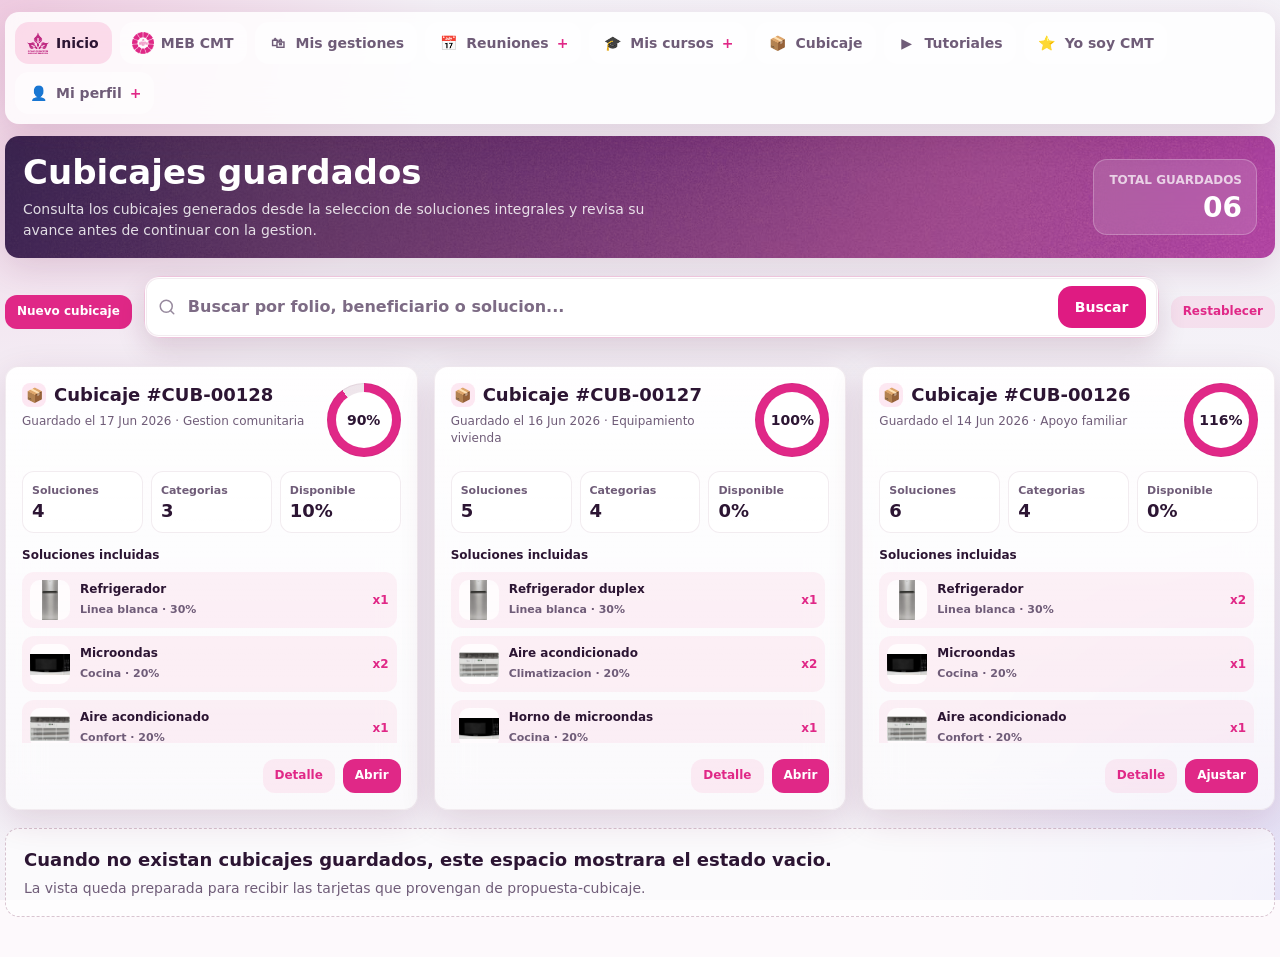
<file: propuesta-listado-cubicaje.html>
<!DOCTYPE html>
<html lang="es">
<head>
  <meta charset="UTF-8" />
  <meta name="viewport" content="width=device-width, initial-scale=1.0" />
  <title>Listado de Cubicajes | CMT</title>
  <link rel="stylesheet" href="estilos-plataforma-3.css" />
</head>
<body class="platform-shell-page cubicaje-listing-page">
  <div class="app-shell">
    <button class="mobile-menu-toggle" id="mobileMenuToggle" type="button" aria-label="Abrir menu principal" aria-expanded="false" aria-controls="mainMenu">
      <span aria-hidden="true">&#9776;</span>
      <span>Menu</span>
    </button>

    <nav class="main-menu" id="mainMenu" aria-label="Menu principal">
      <a href="propuesta-inicio.html" class="main-menu__item main-menu__item--home">
        <span class="main-menu__icon main-menu__icon--image" aria-hidden="true"><img src="img/logo-cmt.png" alt="" /></span>
        <span>Inicio</span>
      </a>

      <a href="propuesta-cadenas-1.html" class="main-menu__item">
        <span class="main-menu__icon main-menu__icon--image" aria-hidden="true"><img src="img/meb-icono.png" alt="" /></span>
        <span>MEB CMT</span>
      </a>

      <a href="#" class="main-menu__item">
        <span class="main-menu__icon" aria-hidden="true">&#128717;</span>
        <span>Mis gestiones</span>
      </a>

      <div class="main-menu__group">
        <button class="main-menu__item main-menu__toggle" type="button" data-menu-group="reuniones" aria-expanded="false">
          <span class="main-menu__icon" aria-hidden="true">&#128197;</span>
          <span>Reuniones</span>
          <span class="main-menu__chevron" aria-hidden="true">+</span>
        </button>
        <div class="main-menu__sublist" data-menu-target="reuniones">
          <a href="#" class="main-menu__subitem">
            <span class="main-menu__icon" aria-hidden="true">&#128221;</span>
            <span>Agendar reunion</span>
          </a>
          <a href="#" class="main-menu__subitem">
            <span class="main-menu__icon" aria-hidden="true">&#128338;</span>
            <span>Reuniones programadas</span>
          </a>
        </div>
      </div>

      <div class="main-menu__group">
        <button class="main-menu__item main-menu__toggle" type="button" data-menu-group="cursos" aria-expanded="false">
          <span class="main-menu__icon" aria-hidden="true">&#127891;</span>
          <span>Mis cursos</span>
          <span class="main-menu__chevron" aria-hidden="true">+</span>
        </button>
        <div class="main-menu__sublist" data-menu-target="cursos">
          <a href="#" class="main-menu__subitem">
            <span class="main-menu__icon" aria-hidden="true">&#128216;</span>
            <span>Capacitacion</span>
          </a>
        </div>
      </div>

      <a href="propuesta-listado-cubicaje.html" class="main-menu__item is-active">
        <span class="main-menu__icon" aria-hidden="true">&#128230;</span>
        <span>Cubicaje</span>
      </a>

      <a href="#" class="main-menu__item">
        <span class="main-menu__icon" aria-hidden="true">&#9654;</span>
        <span>Tutoriales</span>
      </a>

      <a href="#" class="main-menu__item">
        <span class="main-menu__icon" aria-hidden="true">&#11088;</span>
        <span>Yo soy CMT</span>
      </a>

      <div class="main-menu__group main-menu__group--user">
        <button class="main-menu__item main-menu__toggle" type="button" data-menu-group="usuario" aria-expanded="false">
          <span class="main-menu__icon" aria-hidden="true">&#128100;</span>
          <span>Mi perfil</span>
          <span class="main-menu__chevron" aria-hidden="true">+</span>
        </button>
        <div class="main-menu__sublist" data-menu-target="usuario">
          <a href="propuesta-cadenas-1.html" class="main-menu__subitem">
            <span class="main-menu__icon" aria-hidden="true">&#128100;</span>
            <span>Yo beneficiario</span>
          </a>
          <a href="#" class="main-menu__subitem">
            <span class="main-menu__icon" aria-hidden="true">&#128194;</span>
            <span>Mis gestiones IPS</span>
          </a>
          <a href="#" class="main-menu__subitem">
            <span class="main-menu__icon" aria-hidden="true">&#128179;</span>
            <span>Mis tarjetas</span>
          </a>
          <a href="#" class="main-menu__subitem">
            <span class="main-menu__icon" aria-hidden="true">&#128205;</span>
            <span>Mis datos de entrega</span>
          </a>
          <a href="#" class="main-menu__subitem">
            <span class="main-menu__icon" aria-hidden="true">&#128274;</span>
            <span>Aviso de privacidad</span>
          </a>
          <a href="#" class="main-menu__subitem">
            <span class="main-menu__icon" aria-hidden="true">&#129658;</span>
            <span>Teleconsulta</span>
          </a>
          <a href="#" class="main-menu__subitem">
            <span class="main-menu__icon" aria-hidden="true">&#128682;</span>
            <span>Cerrar sesion</span>
          </a>
        </div>
      </div>
    </nav>

    <div class="frame">
      <main class="cubicaje-listing-main" aria-label="Listado de cubicajes guardados">
        <section class="listing-hero">
          <div>
            <h1>Cubicajes guardados</h1>
            <p>Consulta los cubicajes generados desde la seleccion de soluciones integrales y revisa su avance antes de continuar con la gestion.</p>
          </div>
          <div class="listing-hero__status">
            <span>Total guardados</span>
            <strong>06</strong>
          </div>
        </section>

        <section class="listing-toolbar" aria-label="Herramientas de listado">
          <a class="primary-action listing-new-action" href="propuesta-cubicaje.html">Nuevo cubicaje</a>
          <label class="listing-search products-search">
            <span class="sr-only">Buscar cubicaje</span>
            <input type="search" placeholder="Buscar por folio, beneficiario o solucion..." autocomplete="off" />
          </label>
          <button class="clear-button" type="button">Restablecer</button>
        </section>

        <section class="cubicaje-card-grid" aria-label="Tarjetas de cubicaje">
          <article class="saved-cubicaje-card">
            <header class="saved-cubicaje-card__head">
              <div>
                <h2><span class="cubicaje-title-icon" aria-hidden="true">&#128230;</span>Cubicaje #CUB-00128</h2>
                <p>Guardado el 17 Jun 2026 · Gestion comunitaria</p>
              </div>
              <div class="capacity-badge" style="--capacity: 324deg;" aria-label="90 por ciento de cubicaje">
                <span>90%</span>
              </div>
            </header>
            <div class="saved-cubicaje-card__meta">
              <div class="meta-pill">
                <span>Soluciones</span>
                <strong>4</strong>
              </div>
              <div class="meta-pill">
                <span>Categorias</span>
                <strong>3</strong>
              </div>
              <div class="meta-pill">
                <span>Disponible</span>
                <strong>10%</strong>
              </div>
            </div>
            <div class="saved-items">
              <h3>Soluciones incluidas</h3>
              <div class="saved-item">
                <img src="img/Articulos/refrigerador.png" alt="" />
                <div>
                  <strong>Refrigerador</strong>
                  <span>Linea blanca · 30%</span>
                </div>
                <em>x1</em>
              </div>
              <div class="saved-item">
                <img src="img/Articulos/microondas.png" alt="" />
                <div>
                  <strong>Microondas</strong>
                  <span>Cocina · 20%</span>
                </div>
                <em>x2</em>
              </div>
              <div class="saved-item">
                <img src="img/Articulos/aireacondicionado.png" alt="" />
                <div>
                  <strong>Aire acondicionado</strong>
                  <span>Confort · 20%</span>
                </div>
                <em>x1</em>
              </div>
            </div>
            <footer class="saved-cubicaje-card__footer">
              <div class="card-actions">
                <a class="ghost-action" href="#">Detalle</a>
                <a class="primary-action" href="propuesta-cubicaje.html">Abrir</a>
              </div>
            </footer>
          </article>

          <article class="saved-cubicaje-card">
            <header class="saved-cubicaje-card__head">
              <div>
                <h2><span class="cubicaje-title-icon" aria-hidden="true">&#128230;</span>Cubicaje #CUB-00127</h2>
                <p>Guardado el 16 Jun 2026 · Equipamiento vivienda</p>
              </div>
              <div class="capacity-badge" style="--capacity: 360deg;" aria-label="100 por ciento de cubicaje">
                <span>100%</span>
              </div>
            </header>
            <div class="saved-cubicaje-card__meta">
              <div class="meta-pill">
                <span>Soluciones</span>
                <strong>5</strong>
              </div>
              <div class="meta-pill">
                <span>Categorias</span>
                <strong>4</strong>
              </div>
              <div class="meta-pill">
                <span>Disponible</span>
                <strong>0%</strong>
              </div>
            </div>
            <div class="saved-items">
              <h3>Soluciones incluidas</h3>
              <div class="saved-item">
                <img src="img/Articulos/refrigerador.png" alt="" />
                <div>
                  <strong>Refrigerador duplex</strong>
                  <span>Linea blanca · 30%</span>
                </div>
                <em>x1</em>
              </div>
              <div class="saved-item">
                <img src="img/Articulos/aireacondicionado.png" alt="" />
                <div>
                  <strong>Aire acondicionado</strong>
                  <span>Climatizacion · 20%</span>
                </div>
                <em>x2</em>
              </div>
              <div class="saved-item">
                <img src="img/Articulos/microondas.png" alt="" />
                <div>
                  <strong>Horno de microondas</strong>
                  <span>Cocina · 20%</span>
                </div>
                <em>x1</em>
              </div>
              <div class="saved-item">
                <img src="img/Articulos/refrigerador.png" alt="" />
                <div>
                  <strong>Refrigerador compacto</strong>
                  <span>Linea blanca · 16%</span>
                </div>
                <em>x1</em>
              </div>
              <div class="saved-item">
                <img src="img/Articulos/microondas.png" alt="" />
                <div>
                  <strong>Parrilla electrica</strong>
                  <span>Cocina · 12%</span>
                </div>
                <em>x1</em>
              </div>
              <div class="saved-item">
                <img src="img/Articulos/aireacondicionado.png" alt="" />
                <div>
                  <strong>Ventilador de pedestal</strong>
                  <span>Confort · 8%</span>
                </div>
                <em>x1</em>
              </div>
            </div>
            <footer class="saved-cubicaje-card__footer">
              <div class="card-actions">
                <a class="ghost-action" href="#">Detalle</a>
                <a class="primary-action" href="propuesta-cubicaje.html">Abrir</a>
              </div>
            </footer>
          </article>

          <article class="saved-cubicaje-card">
            <header class="saved-cubicaje-card__head">
              <div>
                <h2><span class="cubicaje-title-icon" aria-hidden="true">&#128230;</span>Cubicaje #CUB-00126</h2>
                <p>Guardado el 14 Jun 2026 · Apoyo familiar</p>
              </div>
              <div class="capacity-badge" style="--capacity: 360deg;" aria-label="116 por ciento de cubicaje">
                <span>116%</span>
              </div>
            </header>
            <div class="saved-cubicaje-card__meta">
              <div class="meta-pill">
                <span>Soluciones</span>
                <strong>6</strong>
              </div>
              <div class="meta-pill">
                <span>Categorias</span>
                <strong>4</strong>
              </div>
              <div class="meta-pill">
                <span>Disponible</span>
                <strong>0%</strong>
              </div>
            </div>
            <div class="saved-items">
              <h3>Soluciones incluidas</h3>
              <div class="saved-item">
                <img src="img/Articulos/refrigerador.png" alt="" />
                <div>
                  <strong>Refrigerador</strong>
                  <span>Linea blanca · 30%</span>
                </div>
                <em>x2</em>
              </div>
              <div class="saved-item">
                <img src="img/Articulos/microondas.png" alt="" />
                <div>
                  <strong>Microondas</strong>
                  <span>Cocina · 20%</span>
                </div>
                <em>x1</em>
              </div>
              <div class="saved-item">
                <img src="img/Articulos/aireacondicionado.png" alt="" />
                <div>
                  <strong>Aire acondicionado</strong>
                  <span>Confort · 20%</span>
                </div>
                <em>x1</em>
              </div>
            </div>
            <footer class="saved-cubicaje-card__footer">
              <div class="card-actions">
                <a class="ghost-action" href="#">Detalle</a>
                <a class="primary-action" href="propuesta-cubicaje.html">Ajustar</a>
              </div>
            </footer>
          </article>
        </section>

        <section class="empty-preview" aria-label="Estado sin registros">
          <div>
            <h2>Cuando no existan cubicajes guardados, este espacio mostrara el estado vacio.</h2>
            <p>La vista queda preparada para recibir las tarjetas que provengan de propuesta-cubicaje.</p>
          </div>
        </section>
      </main>
    </div>
  </div>
</body>
</html>
</file>
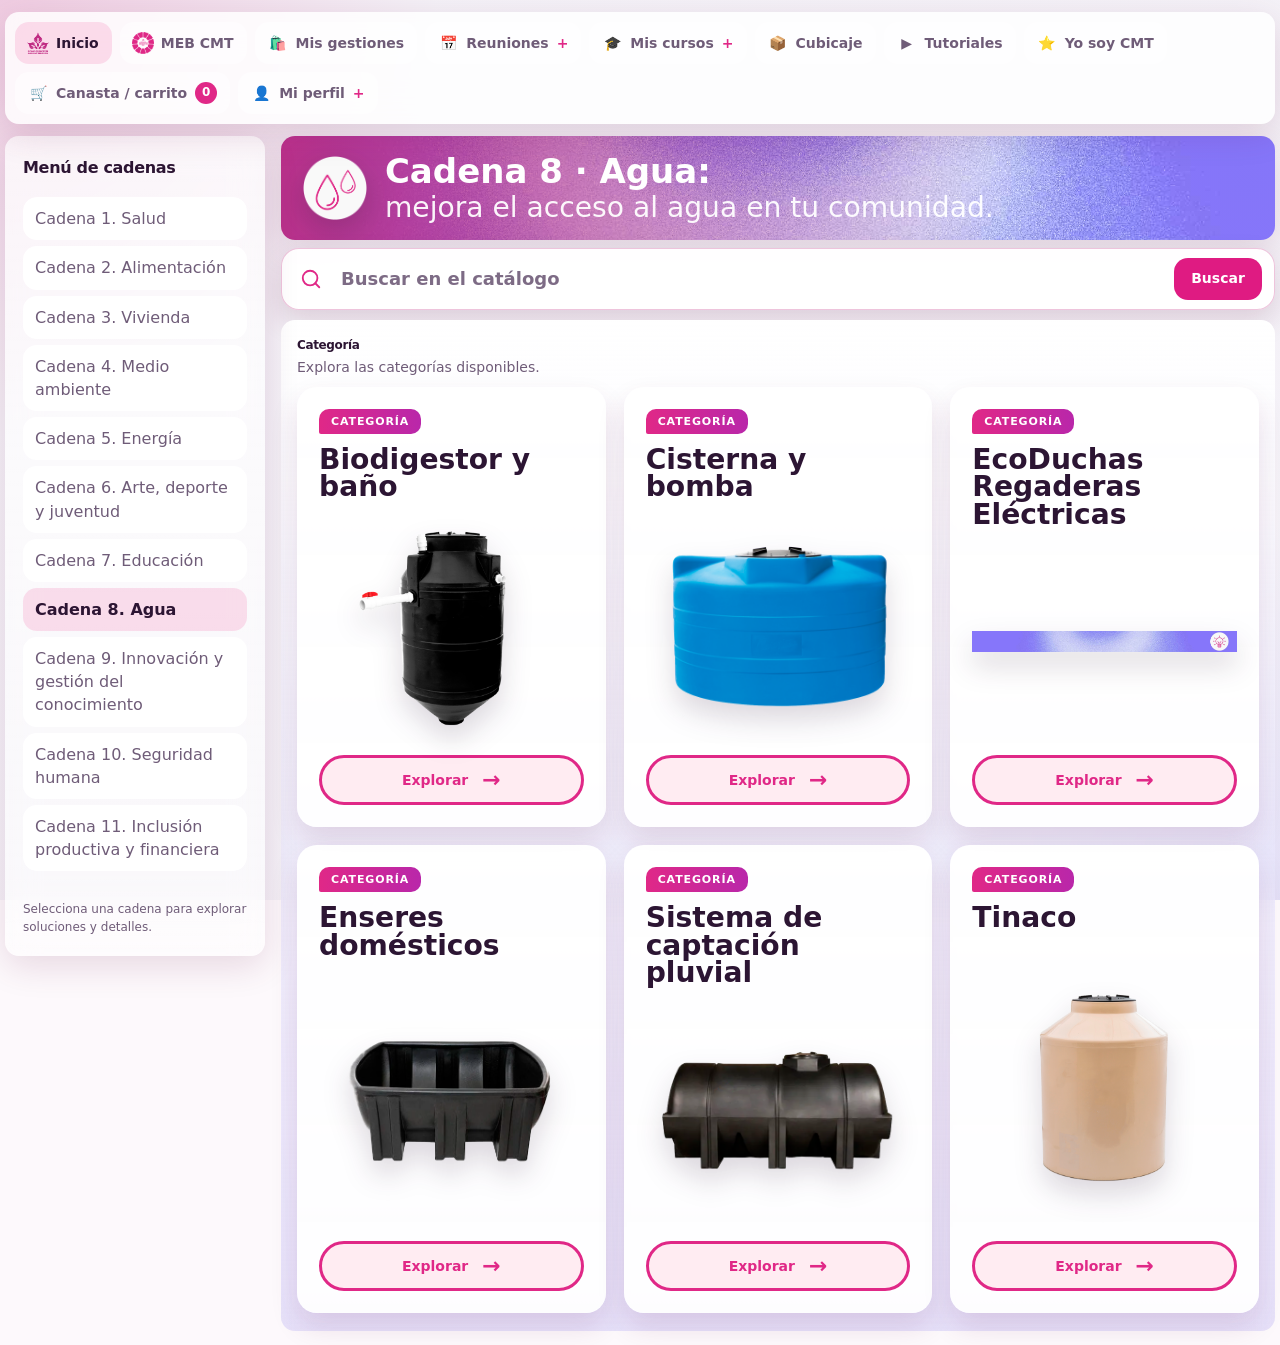
<file: propuesta-soluciones-3.html>
<!DOCTYPE html>
<html lang="es">
<head>
  <meta charset="UTF-8" />
  <meta name="viewport" content="width=device-width, initial-scale=1.0" />
  <title>Plataforma de Gestión | Soluciones 3</title>
  <link rel="stylesheet" href="estilos-plataforma-3.css" />
</head>
<body class="platform-shell-page catalog-flow-page">
  <div class="menu-backdrop" id="menuBackdrop"></div>

  <div class="app-shell">
    <div class="mobile-controls">
    <button class="mobile-menu-toggle" id="mobileMenuToggle" type="button" aria-label="Abrir menú principal" aria-expanded="false" aria-controls="mainMenu">
      <span aria-hidden="true">☰</span>
      <span>Menú</span>
    </button>

    <nav class="main-menu" id="mainMenu" aria-label="Menú principal">
      <a href="propuesta-inicio.html" class="main-menu__item main-menu__item--home">
        <span class="main-menu__icon main-menu__icon--image" aria-hidden="true"><img src="img/logo-cmt.png" alt="" /></span>
        <span>Inicio</span>
      </a>

      <a href="propuesta-cadenas-1.html" class="main-menu__item">
        <span class="main-menu__icon main-menu__icon--image" aria-hidden="true"><img src="img/meb-icono.png" alt="" /></span>
        <span>MEB CMT</span>
      </a>

      <a href="#" class="main-menu__item">
        <span class="main-menu__icon" aria-hidden="true">🛍️</span>
        <span>Mis gestiones</span>
      </a>

      <div class="main-menu__group">
        <button class="main-menu__item main-menu__toggle" type="button" data-menu-group="reuniones" aria-expanded="false">
          <span class="main-menu__icon" aria-hidden="true">📅</span>
          <span>Reuniones</span>
          <span class="main-menu__chevron" aria-hidden="true">+</span>
        </button>
        <div class="main-menu__sublist" data-menu-target="reuniones">
          <a href="#" class="main-menu__subitem">
            <span class="main-menu__icon" aria-hidden="true">📝</span>
            <span>Agendar reunión</span>
          </a>
          <a href="#" class="main-menu__subitem">
            <span class="main-menu__icon" aria-hidden="true">🕒</span>
            <span>Reuniones programadas</span>
          </a>
        </div>
      </div>

      <div class="main-menu__group">
        <button class="main-menu__item main-menu__toggle" type="button" data-menu-group="cursos" aria-expanded="false">
          <span class="main-menu__icon" aria-hidden="true">🎓</span>
          <span>Mis cursos</span>
          <span class="main-menu__chevron" aria-hidden="true">+</span>
        </button>
        <div class="main-menu__sublist" data-menu-target="cursos">
          <a href="#" class="main-menu__subitem">
            <span class="main-menu__icon" aria-hidden="true">📘</span>
            <span>Capacitación</span>
          </a>
        </div>
      </div>

      <a href="propuesta-listado-cubicaje.html" class="main-menu__item">
        <span class="main-menu__icon" aria-hidden="true">📦</span>
        <span>Cubicaje</span>
      </a>

      <a href="#" class="main-menu__item">
        <span class="main-menu__icon" aria-hidden="true">▶</span>
        <span>Tutoriales</span>
      </a>

      <a href="#" class="main-menu__item">
        <span class="main-menu__icon" aria-hidden="true">⭐</span>
        <span>Yo soy CMT</span>
      </a>

      <a href="#" class="main-menu__item main-menu__item--cart">
        <span class="main-menu__icon" aria-hidden="true">🛒</span>
        <span>Canasta / carrito</span>
        <strong id="menuCartCount">0</strong>
      </a>

      <div class="main-menu__group main-menu__group--user">
        <button class="main-menu__item main-menu__toggle" type="button" data-menu-group="usuario" aria-expanded="false">
          <span class="main-menu__icon" aria-hidden="true">👤</span>
          <span>Mi perfil</span>
          <span class="main-menu__chevron" aria-hidden="true">+</span>
        </button>
        <div class="main-menu__sublist" data-menu-target="usuario">
          <a href="propuesta-cadenas-1.html" class="main-menu__subitem">
            <span class="main-menu__icon" aria-hidden="true">👤</span>
            <span>Yo beneficiario</span>
          </a>
          <a href="#" class="main-menu__subitem">
            <span class="main-menu__icon" aria-hidden="true">📂</span>
            <span>Mis gestiones IPS</span>
          </a>
          <a href="#" class="main-menu__subitem">
            <span class="main-menu__icon" aria-hidden="true">💳</span>
            <span>Mis tarjetas</span>
          </a>
          <a href="#" class="main-menu__subitem">
            <span class="main-menu__icon" aria-hidden="true">📍</span>
            <span>Mis datos de entrega</span>
          </a>
          <a href="#" class="main-menu__subitem">
            <span class="main-menu__icon" aria-hidden="true">🔒</span>
            <span>Aviso de privacidad</span>
          </a>
          <a href="#" class="main-menu__subitem">
            <span class="main-menu__icon" aria-hidden="true">🩺</span>
            <span>Teleconsulta</span>
          </a>
          <a href="#" class="main-menu__subitem">
            <span class="main-menu__icon" aria-hidden="true">🚪</span>
            <span>Cerrar sesión</span>
          </a>
        </div>
      </div>
    </nav>

    <header class="topbar">
      <button class="topbar__menu" id="menuToggle" type="button" aria-label="Abrir menú de cadenas">
        <svg width="18" height="18" viewBox="0 0 24 24" fill="none" aria-hidden="true">
          <path d="M4 7h16M4 12h16M4 17h16" stroke="currentColor" stroke-width="1.8" stroke-linecap="round"/>
        </svg>
        <span>Cadenas</span>
      </button>
      <div class="topbar__title">
        <button class="topbar__search" id="searchToggle" type="button" aria-label="Abrir búsqueda" aria-expanded="false" aria-controls="generalSearchPanel">
          <svg width="20" height="20" viewBox="0 0 24 24" fill="none" aria-hidden="true">
            <circle cx="11" cy="11" r="7" stroke="currentColor" stroke-width="2"/>
            <path d="m16.5 16.5 4 4" stroke="currentColor" stroke-width="2" stroke-linecap="round"/>
          </svg>
        </button>
      </div>
      <button class="topbar__selection" id="selectionToggle" type="button" aria-label="Abrir detalles">
        <svg width="18" height="18" viewBox="0 0 24 24" fill="none" aria-hidden="true">
          <path d="M6 7.5A2.5 2.5 0 0 1 8.5 5h7A2.5 2.5 0 0 1 18 7.5V9h1a1 1 0 0 1 1 1v8a2 2 0 0 1-2 2H6a2 2 0 0 1-2-2v-8a1 1 0 0 1 1-1h1V7.5ZM8 9h8V7.5A1.5 1.5 0 0 0 14.5 6h-5A1.5 1.5 0 0 0 8 7.5V9Z" fill="currentColor"/>
        </svg>
      </button>
    </header>
    <button class="mobile-step-back step-back-button" id="mobileStepBack" type="button" aria-label="Regresar" hidden>
      <svg width="26" height="26" viewBox="0 0 24 24" fill="none" aria-hidden="true">
        <path d="M19 12H5M11 18l-6-6 6-6" stroke="currentColor" stroke-width="2.5" stroke-linecap="round" stroke-linejoin="round"/>
      </svg>
    </button>
    </div>

    <div class="frame">
      <aside class="menu-panel" id="menuPanel" aria-label="Menú de cadenas">
        <div class="menu-panel__head">
          <h2>Menú de cadenas</h2>
          <button id="menuClose" type="button" aria-label="Cerrar menú">
            <svg width="18" height="18" viewBox="0 0 24 24" fill="none" aria-hidden="true">
              <path d="M6 6l12 12M18 6 6 18" stroke="currentColor" stroke-width="1.8" stroke-linecap="round"/>
            </svg>
          </button>
        </div>

        <div class="menu-panel__list chains-side" aria-label="Listado de cadenas">
          <div class="chains-strip" id="chainsStrip" aria-label="Cadenas principales"></div>
        </div>

        <div class="menu-panel__foot">Selecciona una cadena para explorar soluciones y detalles.</div>
      </aside>

      <main>
        <section class="hero">
          <div class="hero__header">
            <img class="hero__icon" id="heroIcon" src="img/cadenas-icon/5-cadenaEnergia-5.png" alt="" aria-hidden="true" />
            <div class="hero__title-row">
              <h1 id="heroTitle">Una vista continua para descubrir y seleccionar.</h1>
              <span class="hero__title-detail" id="heroTitleDetail"></span>
            </div>
          </div>
        </section>


        <div class="products-search general-search" id="generalSearchPanel" aria-label="Buscador general">
          <div class="general-search__mobile-head">
            <strong>Buscar en el catálogo</strong>
            <button class="general-search__close" id="searchClose" type="button" aria-label="Cerrar búsqueda">&times;</button>
          </div>
          <div class="general-search__field">
            <span class="general-search__icon" aria-hidden="true">
              <svg width="22" height="22" viewBox="0 0 24 24" fill="none">
                <circle cx="11" cy="11" r="7" stroke="currentColor" stroke-width="2"/>
                <path d="m16.5 16.5 4 4" stroke="currentColor" stroke-width="2" stroke-linecap="round"/>
              </svg>
            </span>
            <label class="sr-only" for="generalSearchUi">Buscar en el catálogo</label>
            <input
              id="generalSearchUi"
              type="search"
              placeholder="Buscar en el catálogo"
              aria-label="Buscar en el catálogo"
              autocomplete="off"
            />
            <button class="general-search__submit" type="button">Buscar</button>
          </div>
        </div>
        <section class="explorer">
          <section class="list-panel">
            <div class="section-head">
              <div>
                <h2 class="section-title-breadcrumb" id="productsTitle">Catálogo</h2>
                <p id="productsSubtitle">Selecciona una cadena para ver su oferta.</p>
              </div>
            </div>
            <div class="products-list" id="productsList" hidden></div>
            <div class="products-list hotspot-catalog-list" id="hotspotCatalogList"></div>
          </section>

          <section class="product-panel" id="productPanel">
            <div class="product-panel__head">
              <button class="step-back-button" id="productClose" type="button" aria-label="Regresar">
                <svg width="18" height="18" viewBox="0 0 24 24" fill="none" aria-hidden="true">
                  <path d="M15 6l-6 6 6 6" stroke="currentColor" stroke-width="2" stroke-linecap="round" stroke-linejoin="round"/>
                </svg>
                <span>Regresar</span>
              </button>
            </div>
            <div class="section-head">
              <div>
                <h2 class="section-title-breadcrumb" id="brandProductsTitle">Soluciones</h2>
                <p id="brandProductsSubtitle">Selecciona un proveedor para ver sus soluciones.</p>
              </div>
            </div>
            <div class="brand-products-list" id="brandProductsList"></div>
          </section>

          <section class="type-panel" id="typePanel">
            <div class="product-panel__head">
              <button class="step-back-button" id="typeClose" type="button" aria-label="Regresar">
                <svg width="18" height="18" viewBox="0 0 24 24" fill="none" aria-hidden="true">
                  <path d="M15 6l-6 6 6 6" stroke="currentColor" stroke-width="2" stroke-linecap="round" stroke-linejoin="round"/>
                </svg>
                <span>Regresar</span>
              </button>
            </div>
            <div class="section-head">
              <div>
                <h2 class="section-title-breadcrumb" id="typeProductsTitle">Tipos</h2>
                <p id="typeProductsSubtitle">Selecciona un tipo para consultar su detalle.</p>
              </div>
            </div>
            <div class="brand-products-list" id="typeProductsList"></div>
          </section>

          <aside class="selection-panel" id="selectionPanel">
            <div class="selection-head">
              <button class="step-back-button" id="selectionClose" type="button" aria-label="Regresar">
                <svg width="18" height="18" viewBox="0 0 24 24" fill="none" aria-hidden="true">
                  <path d="M15 6l-6 6 6 6" stroke="currentColor" stroke-width="2" stroke-linecap="round" stroke-linejoin="round"/>
                </svg>
                <span>Regresar</span>
              </button>
            </div>

            <div class="details-content" id="detailsContent"></div>
          </aside>
        </section>
      </main>
    </div>
  </div>

  <script src="propuesta-soluciones-3.js"></script>
</body>
</html>
</file>
<file: mapa.css>
/* Estilos de la página de demostración; el componente no depende del viewport. */
body { margin: 0; padding: 24px; background: #f4f4f1; }
.map-icons { position: absolute; width: 0; height: 0; overflow: hidden; }

.territory-explorer {
  --map-ink: #34323f;
  --map-muted: #6d6979;
  --map-accent: #8074F2;
  --map-accent-soft: #f0edff;
  --map-accent-ink: #403486;
  --map-line: #e7e5ed;
  display: grid;
  grid-template-columns: 310px minmax(0, 1fr);
  width: 100%;
  max-width: 1640px;
  height: var(--explorer-height, 760px);
  max-height: calc(100dvh - 48px);
  min-height: 480px;
  margin: 0 auto;
  overflow: hidden;
  border: 1px solid #dfdce8;
  border-radius: 14px;
  background: #fff;
  color: var(--map-ink);
  font: 13px/1.45 "Segoe UI", Arial, sans-serif;
  color-scheme: light;
  box-sizing: border-box;
}
.territory-explorer *, .territory-explorer *::before, .territory-explorer *::after { box-sizing: border-box; }
.territory-explorer [hidden] { display: none !important; }
.territory-explorer svg { width: 20px; height: 20px; fill: none; stroke: currentColor; stroke-width: 1.6; stroke-linecap: round; stroke-linejoin: round; flex-shrink: 0; }
.territory-explorer button, .territory-explorer input, .territory-explorer select { font: inherit; }
.territory-explorer button { cursor: pointer; }
.territory-explorer :focus-visible { outline: 2px solid var(--map-accent); outline-offset: 3px; }
.territory-explorer input[type="checkbox"], .territory-explorer input[type="radio"] { accent-color: var(--map-accent); }
.territory-explorer .filter-panel { display: flex; flex-direction: column; min-height: 0; border-right: 1px solid var(--map-line); background: #fff; z-index: 4; }
.territory-explorer .filter-heading { display: flex; align-items: center; justify-content: space-between; min-height: 69px; padding: 0 22px; border-bottom: 1px solid var(--map-line); }
.territory-explorer h2 { display: flex; align-items: center; gap: 10px; margin: 0; font-size: 16px; font-weight: 650; letter-spacing: -.3px; }
.territory-explorer h2 svg { color: var(--map-accent); }
.territory-explorer .filter-count { display: grid; place-items: center; background: var(--map-accent-soft); color: var(--map-accent-ink); min-width: 20px; height: 20px; border-radius: 6px; font-size: 10px; }
.territory-explorer .clear-button { display: inline-flex; align-items: center; justify-content: center; gap: 7px; background: var(--map-accent-soft); color: var(--map-accent-ink); border: 1px solid var(--map-accent); border-radius: 8px; min-height: 38px; padding: 0 11px; font-size: 11px; font-weight: 600; flex-shrink: 0; }
.territory-explorer .clear-button svg { width: 17px; height: 17px; color: var(--map-accent); }
.territory-explorer .clear-button:hover { background: #e3ddff; box-shadow: 0 2px 6px #8074f21a; }
.territory-explorer .clear-button:active { background: #d9d1ff; }
.territory-explorer .filter-form { display: flex; flex-direction: column; flex: 1; min-height: 0; }
.territory-explorer .filter-scroll { flex: 1; min-height: 0; overflow-y: auto; scrollbar-width: thin; scrollbar-color: #d3cee9 transparent; }
.territory-explorer .filter-group { border-bottom: 1px solid var(--map-line); margin: 0 20px; }
.territory-explorer summary { display: flex; align-items: center; gap: 10px; list-style: none; cursor: pointer; padding: 17px 0; font-size: 12px; font-weight: 650; }
.territory-explorer summary::-webkit-details-marker { display: none; }
.territory-explorer .group-icon { width: 29px; height: 29px; border-radius: 8px; background: var(--map-accent-soft); display: grid; place-items: center; color: var(--map-accent); }
.territory-explorer .group-icon svg { width: 17px; height: 17px; }
.territory-explorer .chevron { margin-left: auto; width: 16px; height: 16px; color: #918b9e; transition: transform .15s; }
.territory-explorer details[open] .chevron { transform: rotate(180deg); }
.territory-explorer .group-content { padding: 0 0 18px; }
.territory-explorer fieldset { min-width: 0; padding: 0; margin: 0; border: 0; }
.territory-explorer .scope-options { display: flex; padding: 3px; gap: 2px; background: #f4f2f8; border-radius: 8px; }
.territory-explorer .scope-options label { flex: 1; position: relative; cursor: pointer; }
.territory-explorer .scope-options input { position: absolute; opacity: 0; width: 100%; height: 100%; margin: 0; cursor: pointer; }
.territory-explorer .scope-options span { display: block; padding: 9px 2px; text-align: center; font-size: 10px; color: #716c7e; border: 1px solid transparent; border-radius: 6px; white-space: nowrap; }
.territory-explorer .scope-options input:checked + span { background: var(--map-accent-soft); color: var(--map-accent-ink); border-color: var(--map-accent); box-shadow: 0 1px 3px #34323f09; font-weight: 600; }
.territory-explorer .scope-options input:focus-visible + span { outline: 2px solid var(--map-accent); }
.territory-explorer .field { margin-top: 13px; }
.territory-explorer .field > label { display: block; font-size: 10px; font-weight: 600; color: #716b80; margin-bottom: 6px; }
.territory-explorer .field > .field-label-icon { display: flex; align-items: center; gap: 7px; min-height: 20px; color: var(--map-ink); }
.territory-explorer .field-label-icon svg { width: 17px; height: 17px; color: var(--map-accent); }
.territory-explorer .field input, .territory-explorer .field select { width: 100%; min-width: 0; height: 38px; border: 1px solid #dfdbe9; border-radius: 7px; padding: 0 10px; background: #fff; color: var(--map-ink); font-size: 11px; }
.territory-explorer .field input::placeholder { color: #7d768b; opacity: 1; }
.territory-explorer .field input:disabled { background: #f5f3f8; }
.territory-explorer .check-row { display: flex; align-items: center; gap: 9px; min-height: 34px; font-size: 11px; cursor: pointer; }
.territory-explorer .check-row input { margin: 0; width: 15px; height: 15px; flex-shrink: 0; }
.territory-explorer .subfields { margin: 3px 0 8px 7px; padding: 0 0 1px 15px; border-left: 1px solid #dfd8f4; }
.territory-explorer .subfields > .field { margin-top: 0; margin-bottom: 10px; }
.territory-explorer .period-fields { margin: 8px 0; }
.territory-explorer .period-fields legend { color: var(--map-muted); font-size: 10px; font-weight: 600; }
.territory-explorer .date-pair { display: grid; grid-template-columns: 1fr 1fr; gap: 7px; }
.territory-explorer .date-pair .field { margin-top: 7px; }
.territory-explorer .date-pair input { padding: 0 5px; font-size: 10px; }
.territory-explorer .igc-fields { padding-left: 0; }
.territory-explorer .chain-options > legend { display: flex; align-items: center; gap: 7px; font-size: 11px; font-weight: 600; padding: 0; margin-bottom: 8px; }
.territory-explorer .chain-options .check-row { margin-left: 24px; }
.territory-explorer .filter-actions { padding: 16px 20px; border-top: 1px solid var(--map-line); background: #fff; }
.territory-explorer .apply-button { display: flex; align-items: center; justify-content: space-between; width: 100%; border: 0; border-radius: 8px; min-height: 43px; padding: 0 14px; background: var(--map-accent); color: #1f163f; font-size: 11px; font-weight: 600; }
.territory-explorer .apply-button:hover { background: #7366e5; }
.territory-explorer .apply-button svg { width: 17px; height: 17px; }
.territory-explorer .filter-feedback { font-size: 10px; color: var(--map-muted); margin: 0 0 10px; }
.territory-explorer .map-area { position: relative; min-width: 0; min-height: 0; background: #f3f2f6; }
.territory-explorer .map-context { position: absolute; display: flex; align-items: center; gap: 8px; top: 16px; left: 16px; right: 16px; z-index: 2; pointer-events: none; }
.territory-explorer .scope-badge { display: flex; align-items: center; gap: 6px; max-width: 100%; padding: 8px 10px; border: 1px solid #dfdce8; border-radius: 7px; color: #625b76; background: #fffffff5; font-size: 10px; }
.territory-explorer .scope-badge svg { width: 13px; height: 13px; }
.territory-explorer #scope-label { overflow: hidden; white-space: nowrap; text-overflow: ellipsis; }
.territory-explorer .mobile-filters { display: none; }
.territory-explorer .map-viewport { position: relative; height: 100%; width: 100%; overflow: hidden; cursor: grab; touch-action: none; user-select: none; }
.territory-explorer .map-viewport:focus-visible { outline-offset: -3px; }
.territory-explorer .map-viewport.is-dragging { cursor: grabbing; }
.territory-explorer .map-content { position: absolute; top: 50%; left: 50%; transform-origin: 0 0; will-change: transform; visibility: hidden; }
.territory-explorer .map-content.is-ready { visibility: visible; }
.territory-explorer .map-image { display: block; width: 100%; height: auto; max-width: none; object-fit: contain; pointer-events: none; }
.territory-explorer .zoom-controls { position: absolute; right: 16px; bottom: 16px; display: flex; flex-direction: column; align-items: center; padding: 3px; border: 1px solid #dfdce8; border-radius: 9px; background: #fff; box-shadow: 0 3px 14px #25393112; cursor: default; }
.territory-explorer .zoom-controls button { display: grid; place-items: center; width: 40px; height: 40px; border: 0; border-radius: 6px; background: transparent; color: inherit; }
.territory-explorer .zoom-controls button:hover { background: var(--map-accent-soft); }
.territory-explorer .zoom-controls button:disabled { color: #aaa5b5; background: transparent; cursor: default; }
.territory-explorer #zoom-value { padding: 8px 0; width: 32px; text-align: center; font-size: 10px; font-variant-numeric: tabular-nums; border-block: 1px solid #edf0e9; }
.territory-explorer .map-error { position: absolute; inset: 45% 20px auto; text-align: center; font-size: 14px; }
.territory-explorer .sr-only { position: absolute; width: 1px; height: 1px; padding: 0; margin: -1px; overflow: hidden; clip: rect(0,0,0,0); white-space: nowrap; border: 0; }
@media (max-width: 760px) {
  body { padding: 12px; }
  .territory-explorer { grid-template-columns: minmax(0,1fr); height: 760px; max-height: calc(100dvh - 24px); min-height: 420px; border-radius: 11px; position: relative; }
  .territory-explorer .filter-panel { display: none; position: absolute; top: 56px; left: 0; bottom: 0; width: min(310px,100%); border-top: 1px solid var(--map-line); box-shadow: 8px 0 20px #243b3210; }
  .territory-explorer.filters-open .filter-panel { display: flex; }
  .territory-explorer .filter-heading { min-height: 56px; }
  .territory-explorer .map-context { top: 10px; left: 10px; right: 10px; }
  .territory-explorer .mobile-filters { pointer-events: auto; display: flex; align-items: center; gap: 6px; min-height: 36px; padding: 0 11px; border: 1px solid #dcd6ee; border-radius: 7px; background: #fff; color: var(--map-accent); font-size: 11px; }
  .territory-explorer .mobile-filters svg { width: 16px; height: 16px; }
  .territory-explorer .zoom-controls { right: 10px; bottom: 10px; }
}
@media (prefers-reduced-motion: reduce) { .territory-explorer * { transition: none !important; } }

.territory-explorer .check-row .option-icon { width: 18px; height: 18px; color: var(--map-accent); }
.territory-explorer .zoom-controls button:not(:disabled) { color: var(--map-accent); }
.territory-explorer .scope-badge svg { color: var(--map-accent); }
</file>
<file: estilos-plataforma-3.css>
:root {
      --bg: #fdf9fc;
      --surface: rgba(255, 255, 255, 0.82);
      --surface-strong: rgba(255, 255, 255, 0.95);
      --text: #2c1533;
      --muted: #6f5c78;
      --line: rgba(96, 17, 63, 0.16);
      --line-strong: rgba(96, 17, 63, 0.3);
      --accent: #E02887;
      --magenta-3: var(--accent);
      --accent-soft: rgba(246, 160, 200, 0.32);
      --shadow: 0 10px 35px rgba(96, 17, 63, 0.14);
      --radius: 20px;
      --max: 1440px;
      --font-xs: 11px;
      --font-sm: 12px;
      --font-base: 14px;
      --font-md: 16px;
      --font-lg: 18px;
      --font-xl: 22px;
      --font-2xl: 24px;
      --font-3xl: 28px;
      --font-4xl: 34px;
      --font-subheading: clamp(18px, 1.5vw, 24px);
      --font-heading: clamp(22px, 2.2vw, 32px);
      --font-title: clamp(24px, 3vw, 34px);
      --font-display: clamp(28px, 4vw, 40px);
    }

    * { box-sizing: border-box; }
    html, body { margin: 0; padding: 0; }

    html {
      height: 100%;
    }

    body {
      font-family: Inter, ui-sans-serif, system-ui, -apple-system, BlinkMacSystemFont, "Segoe UI", sans-serif;
      font-size: var(--font-md);
      background:
        radial-gradient(circle at top left, rgb(192 44 131 / 22%), #dfdfec4a 28%),
        radial-gradient(circle at bottom right, rgb(128 116 242 / 20%), transparent 24%),
        var(--bg);
      background-repeat: no-repeat;
      background-attachment: fixed;
      background-size: 100% 100%, 100% 100%, auto;
      color: var(--text);
      min-height: 100vh;
      min-height: 100dvh;
      line-height: 1.45;
    }

    body.platform-shell-page {
      overflow: auto;
    }

    button, input {
      font: inherit;
      color: inherit;
    }

    button {
      border: 0;
      background: none;
      padding: 0;
      cursor: pointer;
    }

    .app-shell {
      width: min(90vw, var(--max));
      margin: 0 auto;
      min-height: 100vh;
      min-height: 100dvh;
      padding: 0 5px;
      display: grid;
      grid-template-rows: auto 1fr;
      gap: 24px;
      overflow: visible;
    }

    .mobile-menu-toggle {
      display: none;
    }

    .mobile-controls {
      display: contents;
    }
    button.mobile-step-back,
    button.mobile-step-back[hidden] {
      display: none;
    }

    .topbar {
      display: grid;
      grid-template-columns: auto 1fr auto;
      gap: 12px;
      align-items: center;
      margin-bottom: 14px;
    }

    .topbar__menu,
    .topbar__selection {
      min-width: 44px;
      height: 44px;
      display: inline-flex;
      align-items: center;
      justify-content: center;
      border: 1px solid var(--line);
      border-radius: 14px;
      background: rgba(255,255,255,0.65);
      backdrop-filter: blur(14px);
    }

    .topbar__menu {
      gap: 8px;
      padding: 0 14px;
    }

    .topbar__selection {
      padding: 0;
    }

    .topbar__search {
      width: 44px;
      height: 44px;
      display: none;
      align-items: center;
      justify-content: center;
      border: 1px solid var(--accent);
      border-radius: 14px;
      color: #fff;
      background: var(--accent);
      box-shadow: 0 8px 18px rgba(192, 44, 131, 0.22);
    }

    .topbar__search:hover,
    .topbar__search:focus-visible {
      color: #fff;
      background: #a82373;
      outline: 3px solid rgba(192, 44, 131, 0.18);
      outline-offset: 2px;
    }

    .general-search__mobile-head {
      display: none;
    }

    .general-search__field {
      position: relative;
      height: 100%;
    }

    .general-search__icon,
    .general-search__submit {
      display: none;
    }

    .topbar__menu span {
      font-size: var(--font-base);
      font-weight: 700;
    }

    .topbar__title {
      min-height: 1px;
    }

    .main-menu {
      position: sticky;
      top: 12px;
      z-index: 20;
      display: flex;
      flex-wrap: wrap;
      align-items: center;
      gap: 8px;
      margin-bottom: 0;
      padding: 10px;
      border: 0;
      border-radius: 14px;
      background: rgba(255, 255, 255, 0.82);
      box-shadow: var(--shadow);
      backdrop-filter: blur(18px);
      overflow: visible;
    }

    .main-menu__item,
    .main-menu__subitem {
      min-height: 42px;
      display: inline-flex;
      align-items: center;
      gap: 8px;
      text-decoration: none;
      white-space: nowrap;
      color: var(--muted);
      border: 0;
      transition: background 0.18s ease, color 0.18s ease;
    }

    .main-menu__item {
      padding: 0 13px;
      border-radius: 14px;
      background: rgba(255,255,255,0.48);
      font-size: var(--font-base);
      font-weight: 700;
    }

    .main-menu__item:hover,
    .main-menu__item:focus-visible,
    .main-menu__group.is-open > .main-menu__item,
    .main-menu__group:hover > .main-menu__item {
      color: var(--text);
      background: var(--accent-soft);
      outline: none;
    }

    .main-menu__item--home {
      color: var(--text);
      background: rgba(246, 160, 200, 0.32);
    }

    .main-menu__item--cart strong {
      min-width: 22px;
      min-height: 22px;
      display: inline-flex;
      align-items: center;
      justify-content: center;
      border-radius: 14px;
      background: var(--accent);
      color: #fff;
      font-size: var(--font-sm);
    }

    .main-menu__icon {
      width: 20px;
      flex: 0 0 20px;
      text-align: center;
      line-height: 1;
      font-size: var(--font-base);
    }

    .main-menu__icon--image {
      display: inline-flex;
      align-items: center;
      justify-content: center;
    }

    .main-menu__icon--image img {
      width: 22px;
      height: 22px;
      display: block;
      object-fit: contain;
    }

    .main-menu__chevron {
      color: var(--accent);
      font-weight: 900;
      line-height: 1;
    }

    .main-menu__group {
      position: relative;
      flex: 0 0 auto;
    }

    .main-menu__sublist {
      position: absolute;
      top: calc(100% + 8px);
      left: 0;
      min-width: 240px;
      display: none;
      padding: 8px;
      border: 0;
      border-radius: 14px;
      background: rgba(255, 255, 255, 0.96);
      box-shadow: 0 16px 34px rgba(44, 21, 51, 0.16);
      backdrop-filter: blur(16px);
    }

    .main-menu__group--user .main-menu__sublist {
      right: 0;
      left: auto;
    }

    .main-menu__group:hover .main-menu__sublist,
    .main-menu__group:focus-within .main-menu__sublist,
    .main-menu__group.is-open .main-menu__sublist {
      display: grid;
      gap: 4px;
    }

    .main-menu__subitem {
      width: 100%;
      padding: 9px 10px;
      border-radius: 14px;
      font-size: var(--font-base);
      font-weight: 650;
    }

    .main-menu__subitem:hover,
    .main-menu__subitem:focus-visible {
      color: var(--text);
      background: var(--accent-soft);
      outline: none;
    }

    .frame {
      display: grid;
      gap: 16px;
      min-height: 0;
      min-height: 100%;
      overflow: visible;
    }

    main {
      min-height: 0;
      min-height: 100%;
      overflow: visible;
    }

    body.catalog-flow-page main {
      overflow: visible;
    }

    body.cards-menu-page .context-row,
    body.cards-menu-page .explorer {
      display: none;
    }

    body.cards-menu-page {
      overflow: hidden;
    }

    body.cards-menu-page .app-shell {
      height: 100vh;
      height: 100dvh;
      min-height: 0;
    }

    body.cards-menu-page .frame,
    body.cards-menu-page main {
      min-height: 0;
      overflow: hidden;
    }

    .menu-panel {
      position: fixed;
      inset: 0 auto 0 0;
      width: min(86vw, 320px);
      background: rgba(255, 251, 255, 0.98);
      backdrop-filter: blur(16px);
      border-right: 0;
      transform: translateX(-102%);
      transition: transform 0.28s ease;
      z-index: 50;
      padding: 20px 18px;
      display: grid;
      grid-template-rows: auto 1fr auto;
      gap: 18px;
    }

    .menu-panel.is-open { transform: translateX(0); }

    .menu-panel__head {
      display: flex;
      align-items: center;
      justify-content: space-between;
      gap: 12px;
    }

    .menu-panel__head h2 {
      margin: 0;
      font-size: var(--font-md);
      font-weight: 650;
      letter-spacing: -0.02em;
    }

    .menu-panel__list {
      display: grid;
      align-content: start;
      gap: 4px;
      overflow: auto;
      padding-right: 4px;
    }

    .menu-panel__foot {
      color: var(--muted);
      font-size: var(--font-sm);
      padding-top: 12px;
      border-top: 0;
    }

    .menu-backdrop {
      position: fixed;
      inset: 0;
      background: rgba(31, 35, 28, 0.2);
      opacity: 0;
      pointer-events: none;
      transition: opacity 0.24s ease;
      z-index: 40;
    }

    .menu-backdrop.is-open {
      opacity: 1;
      pointer-events: auto;
    }

    .hero {
      --hero-bg-image: none;
      padding: 20px 18px 18px;
      background:
        linear-gradient(90deg, rgba(192, 44, 131, 0.92) 0%, rgba(192, 44, 131, 0) 72%),
        var(--hero-bg-image) center / cover no-repeat;
      border: 0;
      box-shadow: var(--shadow);
      border-radius: 14px;
      backdrop-filter: blur(18px);
      overflow: hidden;
      position: relative;
    }

    .hero::after {
      content: "";
      position: absolute;
      right: -60px;
      top: -50px;
      width: 180px;
      height: 180px;
      background: radial-gradient(circle, rgba(128,116,242,0.2), transparent 65%);
      pointer-events: none;
    }

    .hero__header {
      display: flex;
      align-items: center;
      gap: 12px;
      margin-bottom: 18px;
    }

    .hero__icon {
      width: clamp(48px, 5.4vw, 74px);
      height: clamp(48px, 5.4vw, 74px);
      flex: 0 0 auto;
      display: block;
      object-fit: contain;
      border-radius: 14px;
      filter: drop-shadow(0 10px 18px rgba(22, 16, 34, 0.24));
    }

    .hero__title-row {
      display: flex;
      align-items: baseline;
      flex-wrap: wrap;
      column-gap: 8px;
      row-gap: 2px;
      min-width: 0;
      color: #fff;
    }

    .hero h1 {
      margin: 0;
      font-size: var(--font-display);
      line-height: 1.08;
      letter-spacing: -0.05em;
      color: #fff;
    }

    .hero__title-detail {
      display: inline-block;
      font-size: var(--font-title);
      line-height: 1.1;
      color: rgba(255, 255, 255, 0.94);
    }

    .hero p {
      margin: 0;
      max-width: 62ch;
      color: #fff;
      font-size: var(--font-base);
    }

    body.catalog-flow-page .hero {
      min-height: 96px;
      max-height: 120px;
      display: flex;
      align-items: center;
      padding: 16px 18px;
      margin-bottom: 8px;
    }

    body.catalog-flow-page .hero p {
      display: none;
    }

    body.catalog-flow-page .hero__header {
      gap: clamp(10px, 1.4vw, 18px);
      margin-bottom: 0;
    }

    body.catalog-flow-page .hero__icon {
      width: clamp(44px, 5vw, 68px);
      height: clamp(44px, 5vw, 68px);
    }

    body.catalog-flow-page .hero h1 {
      font-size: var(--font-title);
      line-height: 1.12;
      letter-spacing: 0;
    }

    body.catalog-flow-page .hero__title-detail {
      font-size: var(--font-heading);
      line-height: 1.12;
    }

    .chains-dashboard {
      display: grid;
      grid-template-rows: auto minmax(0, 1fr);
      align-content: start;
      gap: 10px;
      height: 100%;
      min-height: 0;
    }

    .chains-search.products-search {
      width: 100%;
      max-width: none;
      height: 62px;
      margin-bottom: 0;
      align-self: start;
      border: 1px solid rgba(192, 44, 131, 0.28);
      border-radius: 18px;
      background: rgba(255, 255, 255, 0.96);
      box-shadow: 0 12px 28px rgba(96, 17, 63, 0.16);
    }

    .chains-search.products-search::before {
      left: 18px;
      width: 22px;
      height: 22px;
      background: var(--accent);
      opacity: 1;
    }

    .chains-search.products-search::after {
      content: "Buscar";
      position: absolute;
      right: 12px;
      top: 50%;
      min-width: 88px;
      height: 42px;
      display: inline-flex;
      align-items: center;
      justify-content: center;
      transform: translateY(-50%);
      border-radius: 14px;
      background: #df1b82;
      color: #fff;
      font-size: var(--font-base);
      font-weight: 800;
      pointer-events: none;
    }

    .chains-search.products-search input {
      height: 60px;
      border-color: transparent;
      border-radius: 18px;
      padding: 14px 118px 14px 58px;
      background: transparent;
      color: var(--text);
      font-size: var(--font-lg);
      font-weight: 650;
      box-shadow: none;
    }

    .chains-search.products-search input::placeholder {
      color: var(--muted);
      opacity: 0.9;
      font-weight: 600;
    }

    .chains-search.products-search input:focus {
      border-color: transparent;
      box-shadow: 0 0 0 3px rgba(192, 44, 131, 0.22);
    }


    .chains-card-grid {
      display: grid;
      grid-template-columns: repeat(4, minmax(0, 1fr));
      grid-template-rows: repeat(3, minmax(0, 1fr));
      gap: clamp(10px, 1vw, 16px);
      height: 100%;
      min-height: 0;
    }

    .chains-side {
      position: sticky;
      top: 14px;
      padding: 14px;
      border: 0;
      border-radius: 14px;
      background: var(--surface-strong);
    }

    .chains-strip {
      display: grid;
      gap: 6px;
      max-height: 70vh;
      overflow: auto;
    }

    .chain-pill {
      width: 100%;
      text-align: left;
      padding: 10px 12px;
      border-radius: 14px;
      border: 0;
      background: #fff;
      color: var(--muted);
      transition: background 0.2s ease, color 0.2s ease, transform 0.2s ease;
    }

    .chain-pill:hover,
    .chain-pill:focus-visible {
      background: var(--accent-soft);
      color: var(--accent);
      outline: none;
      transform: translateX(3px);
    }

    .chain-pill.is-active {
      background: var(--accent-soft);
      color: var(--text);
      font-weight: 600;
    }

    .chain-card {
      --chain-card-bg: none;
      min-height: 0;
      height: 100%;
      width: 100%;
      position: relative;
      display: grid;
      grid-template-rows: auto 1fr auto auto;
      align-content: end;
      gap: 6px;
      overflow: hidden;
      text-align: left;
      padding: clamp(14px, 1.35vw, 22px);
      border: 0;
      border-radius: 18px;
      background: transparent;
      box-shadow: 0 18px 42px rgba(44, 21, 51, 0.18);
      color: #fff;
      isolation: isolate;
      cursor: pointer;
      transform: scale(1);
      transition: transform 0.22s ease, box-shadow 0.22s ease, filter 0.22s ease;
    }

    .chain-card::before,
    .chain-card::after {
      content: "";
      position: absolute;
      inset: 0;
      pointer-events: none;
    }

    .chain-card::before {
      z-index: -2;
      background: var(--chain-card-bg) center / cover no-repeat;
      transform: scale(1);
      transition: transform 0.28s ease;
    }

    .chain-card::after {
      z-index: -1;
      background: linear-gradient(180deg, rgba(44, 21, 51, 0.02) 0%, rgb(192 44 131 / 50%) 35%, rgb(16 18 42 / 85%) 100%);
      transition: background 0.22s ease;
    }

    .chain-card:hover,
    .chain-card:focus-visible {
      transform: scale(1.05);
      filter: saturate(1.14) contrast(1.05);
      box-shadow: 0 24px 52px rgba(128, 116, 242, 0.32);
      outline: none;
    }

    .chain-card:hover::before,
    .chain-card:focus-visible::before {
      transform: scale(1.05);
    }

    .chain-card:hover::after,
    .chain-card:focus-visible::after {
      background: linear-gradient(180deg, rgba(128, 116, 242, 0.22) 0%, rgba(128, 116, 242, 0.52) 48%, rgba(44, 21, 51, 0.94) 100%);
    }

    .chain-card.is-disabled {
      color: rgba(255, 255, 255, 0.74);
      cursor: not-allowed;
      filter: grayscale(1) saturate(0) contrast(0.86) brightness(0.82);
      box-shadow: 0 16px 34px rgba(71, 77, 89, 0.22);
    }

    .chain-card.is-disabled::before {
      filter: grayscale(1);
    }

    .chain-card.is-disabled::after {
      background: linear-gradient(180deg, rgba(92, 99, 112, 0.42) 0%, rgba(72, 78, 88, 0.72) 48%, rgba(30, 34, 42, 0.94) 100%);
    }

    .chain-card.is-disabled:hover,
    .chain-card.is-disabled:focus-visible {
      transform: scale(1);
      filter: grayscale(1) saturate(0) contrast(0.86) brightness(0.82);
      box-shadow: 0 16px 34px rgba(71, 77, 89, 0.22);
    }

    .chain-card.is-disabled:hover::before,
    .chain-card.is-disabled:focus-visible::before {
      transform: scale(1);
    }

    .chain-card.is-disabled:hover::after,
    .chain-card.is-disabled:focus-visible::after {
      background: linear-gradient(180deg, rgba(92, 99, 112, 0.42) 0%, rgba(72, 78, 88, 0.72) 48%, rgba(30, 34, 42, 0.94) 100%);
    }

    .chain-card__icon {
      position: absolute;
      top: clamp(14px, 1.35vw, 22px);
      right: clamp(14px, 1.35vw, 22px);
      width: clamp(44px, 4.2vw, 65px);
      height: clamp(44px, 4.2vw, 65px);
      display: block;
      object-fit: contain;
      border-radius: 14px;
      box-shadow: 0 10px 24px rgba(44, 21, 51, 0.2);
    }

    .chain-card__number {
      width: fit-content;
      padding: 0;
      border: 0;
      border-radius: 0;
      background: transparent;
      backdrop-filter: none;
      font-size: var(--font-heading);
      font-weight: 900;
      letter-spacing: -0.04em;
      line-height: 1;
      text-shadow: 0 3px 12px rgba(0, 0, 0, 0.5);
    }

    .chain-card__name {
      max-width: 14ch;
      margin: 0;
      font-size: var(--font-heading);
      line-height: 1.04;
      font-weight: 900;
      letter-spacing: -0.04em;
      text-wrap: balance;
      text-shadow: 0 3px 12px rgba(0, 0, 0, 0.5);
    }

    .chain-card__description {
      margin: 0;
      max-width: 24ch;
      color: rgba(255,255,255,0.86);
      font-size: var(--font-sm);
      font-weight: 650;
      line-height: 1.35;
      display: -webkit-box;
      -webkit-line-clamp: 3;
      -webkit-box-orient: vertical;
      overflow: hidden;
    }

    @media (max-width: 1100px) {
      .chains-card-grid {
        grid-template-columns: repeat(3, minmax(0, 1fr));
        grid-template-rows: repeat(4, minmax(0, 1fr));
      }

      .chain-card {
        min-height: 0;
        padding: 14px;
      }

      .chain-card__name {
        font-size: var(--font-heading);
      }

      .chain-card__description {
        -webkit-line-clamp: 2;
      }
    }

    @media (max-width: 720px) {
      body.cards-menu-page .app-shell {
        position: relative;
      }

      body.cards-menu-page .cards-search-toggle {
        position: absolute;
        top: 0;
        right: 5px;
        z-index: 2;
        width: 40px;
        height: 40px;
        display: inline-flex;
      }

      body.cards-menu-page .chains-search.general-search {
        position: fixed;
        inset: 0;
        z-index: 70;
        width: 100%;
        height: 100dvh;
        margin: 0;
        padding: 20px;
        border: 0;
        border-radius: 0;
        background: #fdf9fc;
        box-shadow: none;
        opacity: 0;
        visibility: hidden;
        pointer-events: none;
        transform: translateX(100%);
        transition: transform 0.28s ease, opacity 0.2s ease, visibility 0.28s;
      }

      body.cards-menu-page .chains-search.general-search.is-open {
        opacity: 1;
        visibility: visible;
        pointer-events: auto;
        transform: translateX(0);
      }

      body.cards-menu-page .general-search__mobile-head {
        display: flex;
        align-items: center;
        justify-content: space-between;
        gap: 16px;
        margin-bottom: 24px;
        color: var(--text);
        font-size: var(--font-xl);
      }

      body.cards-menu-page .general-search__close {
        width: 44px;
        height: 44px;
        display: grid;
        place-items: center;
        border-radius: 14px;
        color: var(--text);
        background: rgba(246, 160, 200, 0.2);
        font-size: var(--font-3xl);
        line-height: 1;
      }

      body.cards-menu-page .chains-search.general-search::before,
      body.cards-menu-page .chains-search.general-search::after {
        content: none;
      }

      body.cards-menu-page .general-search__field {
        width: 100%;
        height: 62px;
      }

      body.cards-menu-page .general-search__icon {
        position: absolute;
        left: 18px;
        top: 50%;
        z-index: 1;
        width: 22px;
        height: 22px;
        display: grid;
        place-items: center;
        color: var(--accent);
        pointer-events: none;
        transform: translateY(-50%);
      }

      body.cards-menu-page .general-search__submit {
        position: absolute;
        right: 8px;
        top: 50%;
        z-index: 1;
        min-width: 88px;
        height: 44px;
        display: inline-flex;
        align-items: center;
        justify-content: center;
        padding: 0 18px;
        border-radius: 14px;
        color: #fff;
        background: #df1b82;
        font-size: var(--font-base);
        font-weight: 800;
        transform: translateY(-50%);
      }

      body.cards-menu-page .chains-search.general-search input {
        height: 62px;
        padding: 14px 112px 14px 58px;
        border: 1px solid rgba(192, 44, 131, 0.28);
        background: #fff;
      }

      body.cards-menu-page.search-panel-open {
        overflow: hidden;
      }

      .app-shell {
        width: 100%;
        padding: 0 5px;
        grid-template-rows: auto;
        grid-auto-rows: auto;
        align-content: start;
        gap: 14px;
      }

      .mobile-menu-toggle {
        min-height: 40px;
        width: fit-content;
        display: inline-flex;
        align-items: center;
        gap: 8px;
        padding: 0 14px;
        border: 0;
        border-radius: 14px;
        background: rgba(255,255,255,0.86);
        box-shadow: 0 8px 24px rgba(96, 17, 63, 0.12);
        color: var(--text);
        font-size: var(--font-sm);
        font-weight: 800;
        backdrop-filter: blur(18px);
      }

      .main-menu {
        position: fixed;
        inset: 0 auto 0 0;
        width: min(84vw, 330px);
        z-index: 40;
        display: flex;
        flex-direction: column;
        flex-wrap: nowrap;
        align-items: stretch;
        gap: 6px;
        margin: 0;
        padding: 18px 14px;
        border-radius: 14px;
        background: rgba(255,255,255,0.96);
        box-shadow: 18px 0 42px rgba(44, 21, 51, 0.2);
        overflow-y: auto;
        transform: translateX(-105%);
        transition: transform 0.24s ease;
      }

      .main-menu__item {
        width: 100%;
        min-height: 40px;
        justify-content: flex-start;
        padding: 0 11px;
        gap: 8px;
        border-radius: 14px;
        font-size: var(--font-sm);
      }

      .main-menu__icon {
        width: 16px;
        flex-basis: 16px;
        font-size: var(--font-sm);
      }

      .main-menu__chevron {
        font-size: var(--font-sm);
      }

      .main-menu__item--cart strong {
        min-width: 18px;
        min-height: 18px;
        font-size: var(--font-xs);
      }

      .main-menu__sublist {
        position: static;
        min-width: 0;
        max-height: none;
        margin: 4px 0 4px 22px;
        box-shadow: none;
        background: rgba(246, 160, 200, 0.14);
        backdrop-filter: none;
      }

      .main-menu__group--user .main-menu__sublist {
        left: auto;
        right: auto;
      }

      body.mobile-menu-open .main-menu {
        transform: translateX(0);
      }

      body.mobile-menu-open::before {
        content: "";
        position: fixed;
        inset: 0;
        z-index: 35;
        background: rgba(44, 21, 51, 0.24);
      }

      .chains-dashboard {
        padding-top: 0;
      }

      .chains-card-grid {
        grid-template-columns: repeat(2, minmax(0, 1fr));
        grid-template-rows: repeat(6, minmax(0, 1fr));
        gap: 12px;
      }

      .chain-card {
        min-height: 0;
        grid-template-rows: auto 1fr auto;
        gap: 6px;
        padding: 14px;
        border-radius: 14px;
        box-shadow: 0 8px 18px rgba(44, 21, 51, 0.12);
      }

      .chain-card__icon {
        top: 14px;
        right: 14px;
        width: 38px;
        height: 38px;
      }

      .chain-card__number {
        font-size: var(--font-subheading);
        line-height: 0.95;
      }

      .chain-card__name {
        max-width: 100%;
        font-size: var(--font-subheading);
        line-height: 1.05;
        display: block;
        overflow: visible;
        overflow-wrap: normal;
        word-break: normal;
        hyphens: auto;
      }

      .chain-card__description {
        display: none !important;
      }

    }

    @media (max-width: 380px), (max-height: 720px) and (max-width: 720px) {
      .app-shell {
        padding: 6px;
        gap: 10px;
      }

      .main-menu {
        padding: 4px;
      }

      .main-menu__item {
        min-height: 34px;
        padding: 0 7px;
        font-size: var(--font-xs);
      }

      .chains-card-grid {
        gap: 5px;
      }

      .chain-card {
        min-height: 0;
        padding: 10px;
      }

      .chain-card__name {
        font-size: var(--font-lg);
        line-height: 1.04;
      }

      .chain-card__description {
        display: none !important;
      }

      .chain-card__icon {
        width: 32px;
        height: 32px;
      }
    }

    @media (max-height: 620px) and (max-width: 720px) {
      .chains-dashboard {
        padding-top: 0;
      }

      .main-menu__item {
        min-height: 32px;
        font-size: var(--font-xs);
      }

      .chain-card__description {
        display: none;
      }
    }

    .context-row {
      display: flex;
      align-items: center;
      justify-content: space-between;
      gap: 12px;
      flex-wrap: wrap;
      padding: 8px 2px 2px;
    }

    body.catalog-flow-page .context-row {
      justify-content: flex-start;
      padding: 12px 0 16px;
    }

    .breadcrumb {
      display: flex;
      flex-wrap: wrap;
      gap: 8px;
      align-items: center;
      color: var(--muted);
      font-size: var(--font-xl);
      font-weight: 700;
      line-height: 1.25;
      padding: 10px 0;
    }

    .breadcrumb button {
      color: inherit;
    }

    .breadcrumb .current {
      color: var(--text);
      font-weight: 800;
    }

    body.catalog-flow-page .breadcrumb {
      width: 100%;
      flex-wrap: wrap;
      gap: 9px;
      align-items: center;
      padding: 12px 16px;
      border: 0;
      border-radius: 14px;
      background: #fff;
      box-shadow: none;
      color: var(--muted);
      font-size: var(--font-sm);
      font-weight: 500;
      overflow-x: visible;
      scrollbar-width: auto;
    }

    body.catalog-flow-page .breadcrumb button,
    body.catalog-flow-page .breadcrumb .current {
      min-height: 0;
      display: inline-flex;
      align-items: center;
      border-radius: 14px;
      padding: 0;
      flex: 0 0 auto;
      white-space: nowrap;
    }

    body.catalog-flow-page .breadcrumb button {
      text-decoration: underline;
      text-decoration-color: rgba(96, 17, 63, 0.24);
      text-underline-offset: 3px;
      transition: color 0.18s ease, text-decoration-color 0.18s ease;
    }

    body.catalog-flow-page .breadcrumb button:hover,
    body.catalog-flow-page .breadcrumb button:focus-visible {
      color: var(--text);
      text-decoration-color: currentColor;
      outline: none;
    }

    body.catalog-flow-page .breadcrumb .current {
      color: var(--text);
      background: rgba(192, 44, 131, 0.42);
      border-radius: 14px;
      padding: 5px;
      font-weight: 500;
    }

    body.catalog-flow-page .breadcrumb__item {
      min-height: 0;
      min-width: 0;
      display: inline-flex;
      flex: 0 0 auto;
      flex-direction: row;
      align-items: baseline;
      justify-content: center;
      gap: 6px;
      padding: 0;
      border: 0;
      border-radius: 14px;
      background: transparent;
      white-space: nowrap;
    }

    body.catalog-flow-page .breadcrumb__label {
      font-size: var(--font-sm);
      font-weight: 500;
    }

    body.catalog-flow-page .breadcrumb__separator {
      display: inline-flex;
      align-items: center;
      color: rgba(96, 17, 63, 1);
      font-size: var(--font-xl);
      font-weight: 500;
    }


    .explorer {
      display: grid;
      gap: 16px;
    }

    .section-head {
      display: flex;
      align-items: end;
      justify-content: space-between;
      gap: 16px;
      margin-bottom: 10px;
    }

    .section-head h2,
    .section-head h3 {
      margin: 0;
      font-size: var(--font-lg);
      letter-spacing: -0.03em;
    }

    .section-head-title__accent {
      color: var(--accent);
      font-weight: 900;
    }

    h2.section-title-breadcrumb,
    .detail-inline-breadcrumb {
      display: flex;
      flex-wrap: wrap;
      align-items: baseline;
      gap: 6px;
      margin: 0;
      color: var(--text);
      font-size: var(--font-sm);
      font-weight: 800;
      letter-spacing: -0.03em;
      line-height: 1.25;
    }

    .section-title-breadcrumb button {
      padding: 0;
      border: 0;
      background: transparent;
      color: var(--muted);
      font: inherit;
      text-decoration: underline;
      text-decoration-color: rgba(96, 17, 63, 0.24);
      text-underline-offset: 3px;
    }

    .section-title-breadcrumb button:hover,
    .section-title-breadcrumb button:focus-visible {
      color: var(--accent);
      outline: none;
      text-decoration-color: currentColor;
    }

    .section-title-breadcrumb__separator {
      color: var(--muted);
      font-weight: 500;
    }

    .section-title-breadcrumb__current {
      color: var(--accent);
      font-weight: 900;
    }

    .detail-inline-breadcrumb {
      grid-column: 1 / -1;
      color: var(--muted);
    }

    .detail-inline-breadcrumb .section-title-breadcrumb__active-section {
      color: var(--text);
      font-weight: 900;
    }

    .section-head p {
      margin: 4px 0 0;
      color: var(--muted);
      font-size: var(--font-base);
    }

    .products-search,
    .products-search.catalog-search,
    .products-search.listing-search {
      position: relative;
      display: block;
      width: 100%;
      height: 62px;
      margin-bottom: 10px;
      border: 1px solid rgba(192, 44, 131, 0.28);
      border-radius: 18px;
      background: rgba(255, 255, 255, 0.96);
      box-shadow: 0 12px 28px rgba(96, 17, 63, 0.16);
    }

    .products-search::before,
    .products-search.catalog-search::before,
    .products-search.listing-search::before {
      content: "";
      position: absolute;
      left: 18px;
      top: 50%;
      width: 22px;
      height: 22px;
      transform: translateY(-50%);
      background: var(--accent);
      opacity: 1;
      pointer-events: none;
      -webkit-mask: url("data:image/svg+xml,%3Csvg%20xmlns='http://www.w3.org/2000/svg'%20width='18'%20height='18'%20viewBox='0%200%2024%2024'%20fill='none'%20stroke='black'%20stroke-width='2'%20stroke-linecap='round'%20stroke-linejoin='round'%3E%3Ccircle%20cx='11'%20cy='11'%20r='8'/%3E%3Cpath%20d='m21%2021-4.35-4.35'/%3E%3C/svg%3E") center / contain no-repeat;
      mask: url("data:image/svg+xml,%3Csvg%20xmlns='http://www.w3.org/2000/svg'%20width='18'%20height='18'%20viewBox='0%200%2024%2024'%20fill='none'%20stroke='black'%20stroke-width='2'%20stroke-linecap='round'%20stroke-linejoin='round'%3E%3Ccircle%20cx='11'%20cy='11'%20r='8'/%3E%3Cpath%20d='m21%2021-4.35-4.35'/%3E%3C/svg%3E") center / contain no-repeat;
    }

    .products-search::after,
    .products-search.catalog-search::after,
    .products-search.listing-search::after {
      content: "Buscar";
      position: absolute;
      right: 12px;
      top: 50%;
      min-width: 88px;
      height: 42px;
      display: inline-flex;
      align-items: center;
      justify-content: center;
      transform: translateY(-50%);
      border-radius: 14px;
      background: #df1b82;
      color: #fff;
      font-size: var(--font-base);
      font-weight: 800;
      pointer-events: none;
    }

    .products-search input,
    .products-search.catalog-search input,
    .products-search.listing-search input {
      width: 100%;
      height: 60px;
      border: 1px solid transparent;
      border-radius: 18px;
      padding: 14px 118px 14px 58px;
      background: transparent;
      color: var(--text);
      font-size: var(--font-lg);
      font-weight: 650;
      outline: none;
      box-shadow: none;
      transition: border-color 0.2s ease, box-shadow 0.2s ease;
    }

    .products-search input::placeholder,
    .products-search.catalog-search input::placeholder,
    .products-search.listing-search input::placeholder {
      color: var(--muted);
      opacity: 0.9;
      font-weight: 600;
    }

    .products-search input:focus,
    .products-search.catalog-search input:focus,
    .products-search.listing-search input:focus {
      border-color: transparent;
      box-shadow: 0 0 0 3px rgba(192, 44, 131, 0.22);
    }

    .sr-only {
      position: absolute;
      width: 1px;
      height: 1px;
      padding: 0;
      margin: -1px;
      overflow: hidden;
      clip: rect(0, 0, 0, 0);
      white-space: nowrap;
      border: 0;
    }

    .products-list,
    .brand-products-list,
    .variants-list {
      display: grid;
      gap: 8px;
    }

    .products-list,
    .brand-products-list {
      grid-template-columns: repeat(6, minmax(0, 1fr));
      gap: 12px;
    }

    .brand-products-list {
      grid-template-columns: repeat(3, minmax(0, 1fr));
      gap: 18px;
    }

    .hotspot-catalog-list {
      grid-template-columns: repeat(3, minmax(0, 1fr));
      gap: 18px;
    }

    .map-view-tabs {
      width: fit-content;
      display: inline-grid;
      grid-template-columns: repeat(2, minmax(0, 1fr));
      gap: 4px;
      margin-bottom: 14px;
      padding: 4px;
      border: 0;
      border-radius: 14px;
      background: #FFD4E2;
    }

    .map-view-tab {
      min-width: 132px;
      min-height: 42px;
      display: inline-flex;
      align-items: center;
      justify-content: center;
      gap: 8px;
      padding: 9px 16px;
      border: 0;
      border-radius: 10px;
      background: transparent;
      color: var(--muted);
      font-size: var(--font-base);
      font-weight: 800;
      transition: background 0.2s ease, box-shadow 0.2s ease, color 0.2s ease;
    }

    .map-view-tab__icon {
      width: 18px;
      height: 18px;
      flex: 0 0 auto;
    }

    .map-view-tab:hover,
    .map-view-tab:focus-visible {
      color: var(--accent);
      outline: none;
    }

    .map-view-tab:focus-visible {
      box-shadow: 0 0 0 3px rgba(192, 44, 131, 0.2);
    }

    .map-view-tab.is-active {
      background: var(--accent);
      color: #fff;
      box-shadow: 0 8px 18px rgba(192, 44, 131, 0.22);
    }

    .products-list[hidden] {
      display: none;
    }

    .hotspot-catalog-card.is-disabled {
      cursor: not-allowed;
      filter: grayscale(0.5);
      opacity: 0.72;
    }

    .hotspot-catalog-card.is-disabled:hover {
      box-shadow: 0 14px 28px rgba(44, 21, 51, 0.14);
      filter: grayscale(0.5);
      transform: none;
    }

    .hotspot-catalog-card {
      padding: 14px;
    }

    .hotspot-catalog-card .brand-card__content {
      width: fit-content;
      min-width: 72%;
      max-width: 100%;
      justify-self: center;
      padding: 10px 14px;
      border: 0;
      border-radius: 11px 11px 11px 2px;
      background: rgba(192, 44, 131, 0.92);
      box-shadow: 0 8px 18px rgba(96, 17, 63, 0.18);
      text-align: center;
    }

    .hotspot-catalog-card .brand-card__title {
      font-size: var(--font-base);
      font-weight: 700;
      line-height: 1.16;
      text-transform: none;
    }

    .hotspot-catalog-card:hover .brand-card__content,
    .hotspot-catalog-card:focus-visible .brand-card__content {
      transform: none;
    }

    .brand-card {
      --brand-bg-image: none;
      min-height: 0;
      aspect-ratio: 1 / 1;
      position: relative;
      overflow: hidden;
      display: grid;
      align-items: end;
      text-align: left;
      padding: 16px;
      border: 0;
      border-radius: 14px;
      background: var(--brand-bg-image) center / cover no-repeat;
      color: #fff;
      box-shadow: 0 14px 28px rgba(44, 21, 51, 0.14);
      isolation: isolate;
      transition: transform 0.2s ease, box-shadow 0.2s ease, border-color 0.2s ease, filter 0.2s ease;
    }

    .brand-card:hover,
    .brand-card:focus-visible,
    .brand-card.is-active {
      box-shadow: 0 18px 34px rgba(44, 21, 51, 0.2);
      filter: saturate(1.08) contrast(1.04);
      outline: none;
      transform: translateY(-2px);
    }

    .brand-card:hover .brand-card__content,
    .brand-card:focus-visible .brand-card__content {
      transform: translateY(-3px);
    }

    .brand-card__shade {
      position: absolute;
      inset: 0;
      z-index: -1;
      background:
        linear-gradient(180deg, rgba(44, 21, 51, 0.06), rgba(44, 21, 51, 0.78)),
        linear-gradient(90deg, rgba(192, 44, 131, 0.7), rgba(192, 44, 131, 0.08));
    }

    .brand-card__content {
      display: grid;
      gap: 5px;
      min-width: 0;
      transition: transform 0.2s ease;
    }

    .brand-card__eyebrow {
      width: fit-content;
      padding: 4px 8px;
      border: 0;
      border-radius: 14px;
      background: rgba(255,255,255,0.16);
      font-size: var(--font-xs);
      font-weight: 900;
      letter-spacing: 0.08em;
      text-transform: uppercase;
      backdrop-filter: blur(10px);
    }

    .brand-card__title {
      font-size: var(--font-xl);
      font-weight: 700;
      line-height: 1.1;
      text-transform: none;
    }

    .brand-card__desc {
      color: rgba(255,255,255,0.88);
      font-size: var(--font-sm);
      line-height: 1.35;
    }

    .subcategory-card {
      position: relative;
      overflow: hidden;
      min-width: 0;
      min-height: 430px;
      display: grid;
      grid-template-rows: auto auto minmax(180px, 1fr) auto;
      align-items: start;
      gap: 12px;
      padding: 22px;
      border: 0;
      border-radius: 20px;
      background: var(--surface-strong);
      color: var(--text);
      text-align: left;
      box-shadow: 0 14px 28px rgba(96, 17, 63, 0.12);
      isolation: isolate;
      transition: transform 0.2s ease, box-shadow 0.2s ease;
    }


    .subcategory-card:hover,
    .subcategory-card:focus-visible,
    .subcategory-card.is-active {
      box-shadow: 0 20px 38px rgba(96, 17, 63, 0.18);
      outline: none;
      transform: translateY(-3px);
    }

    .subcategory-card:focus-visible {
      box-shadow: 0 0 0 3px rgba(192, 44, 131, 0.2), 0 20px 38px rgba(96, 17, 63, 0.18);
    }

    .subcategory-card__eyebrow {
      width: fit-content;
      padding: 7px 12px;
      border-radius: 10px 10px 10px 2px;
      background: linear-gradient(90deg, var(--magenta-3), #b927aa);
      color: #fff;
      font-size: var(--font-xs);
      font-weight: 900;
      letter-spacing: 0.08em;
      line-height: 1;
      text-transform: uppercase;
    }

    .subcategory-card__title {
      max-width: 14ch;
      font-size: var(--font-heading);
      font-weight: 700;
      line-height: 0.98;
      overflow-wrap: anywhere;
      text-transform: none;
    }

    .subcategory-card__media {
      width: 100%;
      min-height: 180px;
      display: grid;
      place-items: center;
      align-self: stretch;
    }

    .subcategory-card__media img {
      width: 100%;
      height: 100%;
      max-height: 230px;
      object-fit: contain;
      filter: drop-shadow(0 14px 14px rgba(44, 21, 51, 0.16));
    }

    .subcategory-card__action {
      width: 100%;
      min-height: 50px;
      display: flex;
      align-items: center;
      justify-content: center;
      gap: 14px;
      padding: 10px 18px;
      border: 3px solid var(--accent);
      border-radius: 50px;
      background: #FFECF2;
      color: var(--accent);
      font-size: var(--font-base);
      font-weight: 900;
      line-height: 1;
    }

    .subcategory-card__arrow {
      font-size: var(--font-xl);
      line-height: 1;
      transition: transform 0.2s ease;
    }

    .subcategory-card:hover .subcategory-card__arrow,
    .subcategory-card:focus-visible .subcategory-card__arrow {
      transform: translateX(4px);
    }

    .energy-hotspot-map {
      grid-column: 1 / -1;
      width: 100%;
    }

    .energy-hotspot-map__scroller {
      width: 100%;
      overflow-x: visible;
      overscroll-behavior-x: contain;
    }

    .energy-hotspot-map__stage {
      position: relative;
      width: 100%;
      overflow: hidden;
      border-radius: 8px;
      background: #beeef4;
    }

    .energy-hotspot-map__stage img {
      display: block;
      width: 100%;
      height: auto;
      user-select: none;
    }

    .energy-hotspot {
      position: absolute;
      left: var(--hotspot-x);
      top: var(--hotspot-y);
      width: var(--hotspot-w);
      height: var(--hotspot-h);
      display: grid;
      place-items: center;
      padding: 0;
      border: 0;
      background: transparent;
      cursor: pointer;
      transform: translate(-50%, -50%);
      z-index: 2;
    }

    .energy-hotspot.is-disabled {
      cursor: default;
    }

    .energy-hotspot__dot {
      width: 18px;
      height: 18px;
      border: 3px solid #fff;
      border-radius: 999px;
      background: var(--accent);
      box-shadow: 0 0 0 4px rgba(192, 44, 131, 0.22), 0 8px 18px rgba(44, 21, 51, 0.24);
      transition: transform 0.2s ease, box-shadow 0.2s ease;
    }

    .energy-hotspot__label {
      position: absolute;
      left: 50%;
      bottom: calc(50% + 16px);
      max-width: 140px;
      padding: 6px 9px;
      border-radius: 8px;
      background: rgba(44, 21, 51, 0.9);
      color: #fff;
      font-size: var(--font-sm);
      font-weight: 800;
      line-height: 1.15;
      opacity: 0;
      pointer-events: none;
      transform: translate(-50%, 6px);
      transition: opacity 0.2s ease, transform 0.2s ease;
      white-space: normal;
    }

    .energy-hotspot:hover .energy-hotspot__dot,
    .energy-hotspot:focus-visible .energy-hotspot__dot,
    .energy-hotspot.is-active .energy-hotspot__dot {
      transform: scale(1.22);
      box-shadow: 0 0 0 7px rgba(192, 44, 131, 0.24), 0 10px 22px rgba(44, 21, 51, 0.3);
    }

    .energy-hotspot.is-disabled:hover .energy-hotspot__dot {
      transform: none;
      box-shadow: 0 0 0 4px rgba(192, 44, 131, 0.22), 0 8px 18px rgba(44, 21, 51, 0.24);
    }

    .energy-hotspot:hover .energy-hotspot__label,
    .energy-hotspot:focus-visible .energy-hotspot__label,
    .energy-hotspot.is-active .energy-hotspot__label {
      opacity: 1;
      transform: translate(-50%, 0);
    }

    .energy-hotspot:focus-visible {
      outline: 3px solid rgba(255, 255, 255, 0.9);
      outline-offset: 2px;
    }

    .product-row,
    .variant-row {
      width: 100%;
      text-align: left;
      display: grid;
      gap: 3px;
      padding: 20px 0;
      border-bottom: 1px solid var(--line);
    }

    .product-row {
      grid-template-columns: 1fr auto;
      align-items: center;
      gap: 12px;
      border-radius: 14px;
      padding: 20px 12px;
      transition: background 0.2s ease;
    }

    .product-row.is-active {
      background: #facfe2;
    }

    .variant-row.is-active {
      background: #facfe2;
      border-radius: 14px;
      padding: 20px 12px;
      border-bottom: 0;
    }

    .product-row:hover .product-row__title,
    .product-row.is-active .product-row__title,
    .variant-row:hover .variant-row__title,
    .variant-row.is-active .variant-row__title {
      color: var(--accent);
    }

    .product-row.is-active *,
    .variant-row.is-active * {
      font-weight: 800;
    }

    .product-row__meta,
    .variant-row__meta {
      display: grid;
      gap: 3px;
      min-width: 0;
    }

    .product-row__title,
    .variant-row__title {
      font-size: var(--font-md);
      font-weight: 600;
      letter-spacing: -0.02em;
      transition: color 0.2s ease;
    }

    .product-row__desc,
    .variant-row__desc {
      color: var(--muted);
      font-size: var(--font-sm);
    }

    .product-row__count {
      color: var(--muted);
      font-size: var(--font-sm);
      white-space: nowrap;
    }

    .detail-panel,
    .selection-panel,
    .product-panel,
    .type-panel,
    .list-panel {
      background: linear-gradient(180deg, rgba(255,255,255,0.72), rgba(255,255,255,0.46));
      border: 0;
      box-shadow: var(--shadow);
      border-radius: 14px;
      backdrop-filter: blur(18px);
    }

    .list-panel,
    .product-panel,
    .type-panel,
    .detail-panel,
    .selection-panel {
      padding: 18px 16px;
    }

    .product-panel,
    .type-panel {
      display: grid;
      gap: 14px;
    }

    .product-panel__head {
      display: flex;
      justify-content: flex-start;
      gap: 12px;
    }

    .detail-panel {
      display: grid;
      gap: 18px;
    }

    .detail-head {
      display: flex;
      justify-content: flex-start;
      gap: 12px;
    }

    .detail-panel__intro {
      display: grid;
      gap: 10px;
    }

    .detail-panel__intro h2 {
      margin: 0;
      font-size: var(--font-lg);
      letter-spacing: -0.03em;
    }

    .detail-panel__intro p {
      margin: 0;
      color: var(--muted);
      max-width: 64ch;
    }

    .action-primary,
    .action-secondary {
      min-height: 44px;
      padding: 0 16px;
      border-radius: 14px;
      display: inline-flex;
      align-items: center;
      justify-content: center;
      transition: transform 0.2s ease, background 0.2s ease, border-color 0.2s ease;
    }

    .action-primary {
      background: var(--accent);
      color: white;
    }

    .action-primary:hover,
    .action-secondary:hover { transform: translateY(-1px); }

    .action-secondary {
      background: rgba(255,255,255,0.72);
      border: 0;
      color: var(--text);
    }

    .detail-grid {
      display: grid;
      gap: 18px;
    }

    .detail-copy h4,
    .variants-block h4,
    .selection-panel h4 {
      margin: 0 0 8px;
      font-size: var(--font-base);
      letter-spacing: -0.02em;
    }

    .detail-copy p {
      margin: 0;
      color: var(--muted);
      font-size: var(--font-base);
    }

    .detail-panel__intro p:empty,
    .detail-copy p:empty,
    .variants-block h4:empty {
      display: none;
    }

    .detail-copy:has(p:empty) {
      display: none;
    }

    .variants-list {
      grid-template-columns: repeat(auto-fit, minmax(180px, 1fr));
      gap: 12px;
    }

    .variant-row {
      min-height: 132px;
      align-items: start;
      padding: 16px;
      border: 1px solid rgba(96, 17, 63, 0.1);
      border-bottom: 1px solid rgba(96, 17, 63, 0.1);
      background: rgba(255, 255, 255, 0.88);
      cursor: pointer;
      border-radius: 14px;
      box-shadow: 0 8px 18px rgba(96, 17, 63, 0.07);
      transition: background 0.2s ease, box-shadow 0.2s ease, transform 0.2s ease, border-color 0.2s ease;
    }

    .variant-row:hover,
    .variant-row:focus-visible {
      background: rgba(255, 255, 255, 0.98);
      border-color: rgba(192, 44, 131, 0.22);
      box-shadow: 0 12px 24px rgba(96, 17, 63, 0.12);
      outline: none;
      transform: translateY(-2px);
    }

    .variant-row.is-active {
      padding: 16px;
      border: 1px solid rgba(192, 44, 131, 0.24);
      background: #facfe2;
      box-shadow: 0 12px 24px rgba(96, 17, 63, 0.12);
    }

    .variant-row__top {
      min-height: 100%;
      display: grid;
      align-content: space-between;
      gap: 14px;
    }

    .variant-row__state {
      width: fit-content;
      display: inline-flex;
      align-items: center;
      min-height: 28px;
      padding: 0 10px;
      border-radius: 14px;
      font-size: var(--font-sm);
      border: 1px solid var(--line);
      color: var(--muted);
      white-space: nowrap;
    }

    .variant-row.is-active .variant-row__state {
      border-color: rgba(128,116,242,0.36);
      background: var(--accent-soft);
      color: var(--accent);
    }

    .selection-panel {
      display: grid;
      gap: 18px;
      background: linear-gradient(180deg, rgb(255 255 255), #8074f22e);
      overflow: visible;
    }

    .selection-panel .step-back-button,
    .selection-panel .detail-qty,
    .selection-panel .qty-control,
    .selection-panel .amount-card {
      gap: 18px;
    }

    .list-panel {
      border: 0;
      background: linear-gradient(180deg, rgb(255 255 255), #8074f22e);
      box-shadow: none;
    }

    .selection-head {
      display: flex;
      justify-content: flex-start;
      gap: 18px;
    }

    .step-back-button {
      min-height: 42px;
      display: inline-flex;
      align-items: center;
      justify-content: center;
      gap: 8px;
      padding: 0 14px;
      border: 0;
      border-radius: 14px;
      background: rgba(246, 160, 200, 0.22);
      color: var(--accent);
      font-size: var(--font-base);
      font-weight: 800;
      box-shadow: 0 10px 20px rgba(204, 15, 120, 0.08);
      transition: background 0.2s ease, box-shadow 0.2s ease, color 0.2s ease, transform 0.2s ease;
    }

    .step-back-button:hover,
    .step-back-button:focus-visible {
      background: var(--accent);
      color: #fff;
      box-shadow: 0 14px 28px rgba(204, 15, 120, 0.24);
      outline: none;
      transform: translateY(-2px);
    }

    .step-back-button svg {
      flex: 0 0 auto;
    }

    .selection-empty {
      color: var(--muted);
      font-size: var(--font-base);
      padding: 8px 0 4px;
    }

    .details-content {
      display: grid;
      gap: 18px;
    }

    .step3-empty {
      border: 1px dashed var(--line-strong);
      border-radius: 14px;
      padding: 18px 14px;
      background: rgba(255,255,255,0.5);
    }

    .step3-empty h3 {
      margin: 0 0 6px;
      font-size: var(--font-lg);
      letter-spacing: -0.02em;
    }

    .step3-empty p {
      margin: 0;
      color: var(--muted);
      font-size: var(--font-base);
    }

    .detail-product-title {
      margin: 0;
      padding: 18px 16px;
      border-radius: 14px;
      background:
        radial-gradient(circle at top right, rgba(255,255,255,0.22), transparent 42%),
        linear-gradient(135deg, var(--accent) 0%, #8074f2 100%);
      color: #fff;
      font-size: var(--font-subheading);
      font-weight: 900;
      letter-spacing: 0;
      line-height: 1.18;
      box-shadow: 0 14px 28px rgba(96, 17, 63, 0.16);
    }

    .detail-management {
      margin: 0;
      font-size: var(--font-base);
      color: var(--muted);
    }

    .detail-management strong {
      font-weight: 800;
      color: var(--text);
    }

    .detail-info-list {
      display: grid;
      grid-template-columns: repeat(2, minmax(0, 1fr));
      gap: 18px;
      font-size: var(--font-base);
    }

    .detail-info-card {
      position: relative;
      overflow: hidden;
      padding: 10px 12px;
      border: 0;
      border-radius: 14px;
      background: rgba(255,255,255,0.86);
      font-size: var(--font-base);
      line-height: 1.4;
      box-shadow: 0 6px 16px rgba(96, 17, 63, 0.06);
    }

    .detail-info-list .detail-info-card {
      display: grid;
      gap: 18px;
      padding: 18px 12px 12px;
      text-align: center;
    }

    .detail-info-list .detail-info-card::before,
    .amount-card::before {
      content: "";
      position: absolute;
      top: 0;
      left: 0;
      right: 0;
      height: 3px;
      background: linear-gradient(90deg, var(--accent), #8074f2);
    }

    .detail-info-card span {
      color: var(--muted);
      font-size: var(--font-sm);
      font-weight: 800;
      letter-spacing: 0.06em;
      text-transform: uppercase;
    }

    .detail-info-card strong {
      color: var(--text);
      font-weight: 900;
    }

    .detail-amounts-row {
      display: grid;
      grid-template-columns: minmax(0, 1fr) minmax(170px, 220px);
      gap: 18px;
      align-items: stretch;
    }

    .amounts-summary {
      display: grid;
      grid-template-columns: repeat(3, minmax(0, 1fr));
      gap: 0;
      overflow: hidden;
      border: 0;
      border-radius: 14px;
      background: #fff;
      box-shadow: 0 8px 22px rgba(96, 17, 63, 0.08);
    }

    .amount-card {
      position: relative;
      display: grid;
      gap: 6px;
      padding: 18px 12px 14px;
      border: 0;
      border-right: 1px solid rgba(96, 17, 63, 0.1);
      border-radius: 14px;
      background: #fff;
      text-align: center;
    }

    .amount-card:last-child {
      border-right: 0;
    }

    .amount-card__label {
      color: var(--muted);
      font-size: var(--font-xs);
      font-weight: 800;
      letter-spacing: 0.06em;
      text-transform: uppercase;
    }

    .amount-card__value {
      color: var(--text);
      font-size: var(--font-lg);
      font-weight: 900;
      letter-spacing: 0;
    }

    .amount-card--final {
      background: linear-gradient(135deg, rgba(128, 116, 242, 0.96), rgba(192, 44, 131, 0.92));
    }

    .amount-card--final::before {
      background: rgba(255,255,255,0.55);
    }

    .amount-card--final .amount-card__label,
    .amount-card--final .amount-card__value {
      color: #fff;
    }

    .amount-card--final .amount-card__value {
      font-size: var(--font-xl);
    }

    .detail-minimum {
      display: flex;
      min-height: 100%;
      align-items: center;
      justify-content: space-between;
      flex-direction: column;
      gap: 18px;
      padding: 14px;
      background: linear-gradient(135deg, #f8f9fa 0%, #fff 100%);
      text-align: center;
    }

    .detail-minimum strong {
      color: var(--muted);
      font-size: var(--font-sm);
      letter-spacing: 0.04em;
      text-transform: uppercase;
    }

    .detail-minimum span {
      flex: 0 0 auto;
      min-width: 42px;
      padding: 7px 12px;
      border-radius: 14px;
      background: #fff;
      color: var(--accent);
      font-size: var(--font-xl);
      font-weight: 900;
      line-height: 1;
      text-align: center;
      box-shadow: 0 4px 12px rgba(96, 17, 63, 0.1);
    }

    .detail-checkout-block {
      display: grid;
      gap: 18px;
      padding: 12px;
      border-radius: 14px;
      border: 0;
      background: linear-gradient(135deg, #f8f9fa 0%, #fff 100%);
      box-shadow: 0 8px 22px rgba(96, 17, 63, 0.08);
    }

    .detail-qty {
      display: grid;
      gap: 8px;
    }

    .detail-qty label {
      font-size: var(--font-base);
      font-weight: 700;
    }

    .qty-control {
      display: grid;
      grid-template-columns: 42px minmax(0, 1fr) 42px;
      gap: 8px;
      align-items: center;
    }

    .qty-control input {
      min-height: 40px;
      border: 1px solid var(--line);
      border-radius: 14px;
      padding: 0 10px;
      background: rgba(255,255,255,0.75);
      text-align: center;
      font-weight: 700;
    }

    .qty-control__button {
      min-height: 40px;
      border: 1px solid var(--line);
      border-radius: 14px;
      background: rgba(255,255,255,0.8);
      font-size: var(--font-xl);
      line-height: 1;
    }

    .action-primary--block {
      width: 100%;
      min-height: 48px;
      border-radius: 14px;
      background: linear-gradient(135deg, var(--accent) 0%, #8074f2 100%);
      font-weight: 900;
      letter-spacing: 0.02em;
      box-shadow: 0 10px 22px rgba(96, 17, 63, 0.18);
    }

    .action-primary--block::before {
      content: "+";
      margin-right: 8px;
      font-size: var(--font-xl);
      line-height: 1;
    }

    .detail-description p {
      margin: 0;
      color: var(--muted);
      font-size: var(--font-base);
    }

    .detail-media-actions {
      display: grid;
      gap: 18px;
      align-content: start;
      justify-items: stretch;
    }

    .detail-media-actions .detail-photo {
      justify-self: center;
    }

    .detail-action-button {
      width: 100%;
      min-height: 44px;
      display: inline-flex;
      align-items: center;
      justify-content: flex-start;
      gap: 18px;
      border: 0;
      border-radius: 14px;
      background: rgba(255,255,255,0.9);
      color: var(--text);
      font-size: var(--font-base);
      font-weight: 800;
      text-align: left;
      padding: 0 12px;
      box-shadow: 0 6px 16px rgba(96, 17, 63, 0.06);
      box-shadow: 0 10px 20px rgba(204, 15, 120, 0.08);
      transition: background 0.2s ease, box-shadow 0.2s ease, color 0.2s ease, transform 0.2s ease;
    }

    .detail-action-button__icon {
      flex: 0 0 auto;
      width: 20px;
      display: inline-flex;
      justify-content: center;
      font-size: var(--font-md);
      line-height: 1;
    }

    .detail-action-button:hover,
    .detail-action-button:focus-visible {
      background: rgba(246, 160, 200, 0.18);
      outline: none;
      transform: translateY(-1px);
    }

    .detail-action-button::before {
      content: none !important;
    }

    .detail-accordion__trigger[aria-expanded="true"] {
      color: var(--accent);
      background: rgba(246, 160, 200, 0.18);
    }

    .detail-description-modal[hidden] {
      display: none;
    }

    .detail-description-modal {
      position: fixed;
      inset: 0;
      z-index: 80;
      display: grid;
      place-items: center;
      padding: 24px;
    }

    .detail-description-modal__backdrop {
      position: absolute;
      inset: 0;
      background: rgba(44, 21, 51, 0.28);
      backdrop-filter: blur(8px);
    }

    .detail-description-modal__card {
      position: relative;
      z-index: 1;
      width: min(680px, 100%);
      max-height: min(72dvh, 680px);
      display: grid;
      grid-template-rows: auto minmax(0, 1fr);
      overflow: hidden;
      border-radius: 14px;
      background: linear-gradient(180deg, rgb(255 255 255), #f5effb);
      box-shadow: 0 24px 70px rgba(44, 21, 51, 0.28);
    }

    .detail-description-modal__head {
      display: flex;
      align-items: center;
      justify-content: space-between;
      gap: 18px;
      padding: 16px 18px;
      background: rgba(255,255,255,0.88);
    }

    .detail-description-modal__head h4 {
      margin: 0;
      font-size: var(--font-lg);
      letter-spacing: -0.02em;
    }

    .detail-description-modal__close {
      width: 36px;
      height: 36px;
      display: inline-flex;
      align-items: center;
      justify-content: center;
      border-radius: 14px;
      background: rgba(246, 160, 200, 0.26);
      color: var(--accent);
      font-size: var(--font-2xl);
      line-height: 1;
    }

    .detail-description-modal__body {
      overflow: auto;
      padding: 18px;
      -webkit-overflow-scrolling: touch;
    }

    .detail-description-modal__body p {
      margin: 0;
      color: var(--muted);
      font-size: var(--font-base);
      line-height: 1.55;
    }

    body.description-modal-open {
      overflow: hidden;
    }

    .related-solutions {
      display: grid;
      gap: 18px;
      padding-top: 4px;
    }

    .related-solutions__head h4 {
      margin: 0;
      font-size: var(--font-md);
      font-weight: 800;
      letter-spacing: -0.02em;
    }

    .related-solutions__grid {
      display: grid;
      grid-template-columns: repeat(4, minmax(0, 1fr));
      gap: 18px;
    }

    .related-solution-card {
      display: grid;
      gap: 18px;
      padding: 10px;
      border: 0;
      border-radius: 14px;
      background: rgba(255,255,255,0.86);
      box-shadow: 0 8px 18px rgba(96, 17, 63, 0.07);
      color: inherit;
      text-decoration: none;
      cursor: pointer;
      transition: transform 0.2s ease, box-shadow 0.2s ease, background 0.2s ease;
    }

    .related-solution-card:hover,
    .related-solution-card:focus-visible {
      background: rgba(255,255,255,0.96);
      box-shadow: 0 12px 24px rgba(96, 17, 63, 0.12);
      outline: none;
      transform: translateY(-2px);
    }

    .related-solution-card__media {
      min-height: 0;
      aspect-ratio: 1 / 1;
      display: grid;
      place-items: center;
      border-radius: 14px;
      background: #fff;
      border: 0;
      overflow: hidden;
      color: var(--muted);
      font-size: var(--font-sm);
      font-weight: 700;
    }

    .related-solution-card__media img {
      width: 100%;
      height: 100%;
      aspect-ratio: 1 / 1;
      display: block;
      object-fit: contain;
    }

    .related-solution-card__body {
      display: grid;
      gap: 18px;
    }

    .related-solution-card__eyebrow {
      color: var(--accent);
      font-size: var(--font-xs);
      font-weight: 800;
      letter-spacing: 0.04em;
      text-transform: uppercase;
    }

    .related-solution-card__body strong {
      color: var(--text);
      font-size: var(--font-sm);
      font-weight: 800;
      line-height: 1.2;
    }

    .related-solution-card__body > span:not(.related-solution-card__eyebrow) {
      color: var(--muted);
      font-size: var(--font-sm);
      line-height: 1.3;
    }

    .photo-placeholder {
      border: 1px dashed rgba(96, 17, 63, 0.18);
      border-radius: 14px;
      min-height: 130px;
      aspect-ratio: 1 / 1;
      display: flex;
      align-items: center;
      justify-content: center;
      color: var(--muted);
      background: #fff;
      font-size: var(--font-sm);
    }

    .detail-photo {
      margin: 0;
      padding: 12px;
      width: min(100%, 260px);
      justify-self: center;
      border: 0;
      border-radius: 14px;
      background: linear-gradient(135deg, #f8f9fa 0%, #fff 100%);
      box-shadow: 0 8px 22px rgba(96, 17, 63, 0.08);
    }

    .detail-photo__image {
      width: 100%;
      aspect-ratio: 1 / 1;
      border-radius: 14px;
      border: 0;
      display: block;
      object-fit: contain;
      background: #fff;
    }

    @media (min-width: 900px) {
      .app-shell {
        width: min(100%, 1920px);
        max-width: 1920px;
        padding: 0 5px;
      }

      .frame,
      main,
      .chains-dashboard,
      .chains-card-grid,
      .context-row,
      .explorer {
        width: 100%;
        max-width: none;
      }

      body.catalog-flow-page .topbar {
        display: none;
      }

      body.catalog-flow-page .frame {
        grid-template-columns: 260px minmax(0, 1fr);
        align-items: start;
      }

      body.catalog-flow-page .menu-backdrop,
      body.catalog-flow-page .menu-panel {
        position: sticky;
        inset: auto;
        transform: none;
        width: auto;
        height: fit-content;
        min-height: 0;
        max-height: calc(100dvh - 44px);
        z-index: 1;
      }

      body.catalog-flow-page .menu-backdrop {
        display: none;
      }

      body.catalog-flow-page .menu-panel {
        top: 22px;
        border: 0;
        border-radius: 14px;
        box-shadow: var(--shadow);
        background: linear-gradient(180deg, rgba(255,255,255,0.72), rgba(255,255,255,0.48));
      }

      body.catalog-flow-page .menu-panel__head button {
        display: none;
      }

      body.catalog-flow-page .hero {
        padding: 16px 22px;
      }

      .explorer {
        grid-template-columns: minmax(0, 1fr);
        align-items: start;
      }

      .detail-grid {
        grid-template-columns: minmax(0, 1fr);
      }

      .selection-panel .details-content {
        grid-template-columns: minmax(180px, 260px) minmax(0, 1fr);
        align-items: start;
      }

      .selection-panel .detail-product-title {
        grid-column: 1 / -1;
      }

      .selection-panel .detail-media-actions {
        grid-column: 1;
        grid-row: span 4;
      }

      .selection-panel .detail-media-actions .detail-photo {
        grid-row: auto;
      }

      .selection-panel .detail-info-list,
      .selection-panel .detail-amounts-row,
      .selection-panel .detail-management,
      .selection-panel .detail-checkout-block {
        grid-column: 2;
      }

      .selection-panel .detail-description,
      .selection-panel .action-secondary {
        grid-column: 1;
      }

      .selection-panel .related-solutions {
        grid-column: 1 / -1;
      }
    }

    @media (max-width: 899px) {
      body.catalog-flow-page .app-shell {
        grid-template-columns: auto minmax(0, 1fr);
        column-gap: 6px;
      }

      body.catalog-flow-page .mobile-controls {
        position: sticky;
        top: max(8px, env(safe-area-inset-top));
        z-index: 30;
        grid-column: 1 / -1;
        grid-row: 1;
        display: grid;
        grid-template-columns: auto auto minmax(0, 1fr);
        column-gap: 6px;
        align-items: start;
        padding: 5px;
        border-radius: 14px;
        background: #fff;
        box-shadow: 0 8px 24px rgba(96, 17, 63, 0.12);
      }

      body.catalog-flow-page .mobile-menu-toggle {
        grid-column: 2;
        grid-row: 1;
        width: fit-content;
        min-height: 44px;
        display: inline-flex;
        align-items: center;
        align-self: start;
        gap: 6px;
        padding-inline: 10px;
        border-radius: 14px;
        color: var(--text);
        background: rgba(255,255,255,0.86);
        box-shadow: 0 8px 24px rgba(96, 17, 63, 0.12);
        font-size: var(--font-sm);
        font-weight: 800;
        backdrop-filter: blur(18px);
      }

      body.catalog-flow-page .main-menu {
        position: fixed;
        inset: 0 auto 0 0;
        width: min(84vw, 330px);
        z-index: 60;
        display: flex;
        flex-direction: column;
        flex-wrap: nowrap;
        align-items: stretch;
        gap: 6px;
        margin: 0;
        padding: 18px 14px;
        border-radius: 0 14px 14px 0;
        background: rgba(255,255,255,0.97);
        box-shadow: 18px 0 42px rgba(44, 21, 51, 0.2);
        overflow-y: auto;
        transform: translateX(-105%);
        transition: transform 0.24s ease;
      }

      body.catalog-flow-page .main-menu__item {
        width: 100%;
        min-height: 44px;
        justify-content: flex-start;
      }

      body.catalog-flow-page .main-menu__sublist {
        position: static;
        min-width: 0;
        max-height: none;
        margin: 4px 0 4px 22px;
        box-shadow: none;
        background: rgba(246, 160, 200, 0.14);
        backdrop-filter: none;
      }

      body.catalog-flow-page.mobile-menu-open .main-menu {
        transform: translateX(0);
      }

      body.catalog-flow-page.mobile-menu-open::before {
        content: "";
        position: fixed;
        inset: 0;
        z-index: 25;
        background: rgba(44, 21, 51, 0.24);
      }

      body.catalog-flow-page .topbar {
        grid-column: 3;
        grid-row: 1;
        min-width: 0;
        grid-template-columns: auto minmax(44px, 1fr) auto;
        gap: 6px;
        margin: 0;
        align-self: start;
      }

      body.catalog-flow-page .topbar__menu {
        gap: 6px;
        padding-inline: 10px;
      }

      body.catalog-flow-page .topbar__title {
        display: flex;
        justify-content: flex-end;
      }

      body.catalog-flow-page .topbar__search { display: inline-flex; }

      body.catalog-flow-page .mobile-step-back:not([hidden]) {
        grid-column: 1;
        grid-row: 1;
        width: 44px;
        height: 44px;
        min-height: 44px;
        display: inline-flex;
        margin: 0;
        padding: 0;
        border-radius: 14px;
        color: #fff;
        background: #9B95FF;
        box-shadow: 0 8px 20px rgba(88, 77, 190, 0.24);
      }

      body.catalog-flow-page .mobile-step-back svg {
        width: 26px;
        height: 26px;
      }

      body.catalog-flow-page .mobile-step-back:hover,
      body.catalog-flow-page .mobile-step-back:focus-visible {
        color: #fff;
        background: #9B95FF;
        box-shadow: 0 10px 24px rgba(88, 77, 190, 0.32);
      }

      body.catalog-flow-page .product-panel__head,
      body.catalog-flow-page .selection-head {
        display: none;
      }

      body.catalog-flow-page .frame {
        grid-column: 1 / -1;
        grid-row: 2;
      }

      body.catalog-flow-page .general-search {
        position: fixed;
        inset: 0;
        z-index: 70;
        width: 100%;
        height: 100dvh;
        margin: 0;
        padding: 20px;
        border: 0;
        border-radius: 0;
        background: #fdf9fc;
        box-shadow: none;
        opacity: 0;
        visibility: hidden;
        pointer-events: none;
        transform: translateX(100%);
        transition: transform 0.28s ease, opacity 0.2s ease, visibility 0.28s;
      }

      body.catalog-flow-page .general-search.is-open {
        opacity: 1;
        visibility: visible;
        pointer-events: auto;
        transform: translateX(0);
      }

      body.catalog-flow-page .general-search__mobile-head {
        display: flex;
        align-items: center;
        justify-content: space-between;
        gap: 16px;
        margin-bottom: 24px;
        color: var(--text);
        font-size: var(--font-xl);
      }

      body.catalog-flow-page .general-search__close {
        width: 44px;
        height: 44px;
        display: grid;
        place-items: center;
        border-radius: 14px;
        color: var(--text);
        background: rgba(246, 160, 200, 0.2);
        font-size: var(--font-3xl);
        line-height: 1;
      }

      body.catalog-flow-page .general-search::before,
      body.catalog-flow-page .general-search::after {
        content: none;
      }

      body.catalog-flow-page .general-search__field {
        width: 100%;
        height: 62px;
      }

      body.catalog-flow-page .general-search__icon {
        position: absolute;
        left: 18px;
        top: 50%;
        z-index: 1;
        display: grid;
        place-items: center;
        width: 22px;
        height: 22px;
        color: var(--accent);
        pointer-events: none;
        transform: translateY(-50%);
      }

      body.catalog-flow-page .general-search__submit:focus-visible {
        outline: 3px solid rgba(192, 44, 131, 0.22);
        outline-offset: 3px;
      }

      body.catalog-flow-page .general-search__submit {
        position: absolute;
        right: 8px;
        top: 50%;
        z-index: 1;
        min-width: 88px;
        height: 44px;
        display: inline-flex;
        align-items: center;
        justify-content: center;
        padding: 0 18px;
        border-radius: 14px;
        color: #fff;
        background: #df1b82;
        font-size: var(--font-base);
        font-weight: 800;
        transform: translateY(-50%);
      }

      body.catalog-flow-page .general-search input {
        height: 62px;
        padding: 14px 112px 14px 58px;
        border: 1px solid rgba(192, 44, 131, 0.28);
        background: #fff;
      }

      body.search-panel-open { overflow: hidden; }

      body.catalog-flow-page .hero {
        min-height: 60px;
        max-height: none;
        padding: 8px 12px;
      }

      body.catalog-flow-page .hero__header {
        min-height: 44px;
      }

      body.catalog-flow-page .hero__icon {
        width: 44px;
        height: 44px;
      }

      body.catalog-flow-page .hero__title-detail { display: none; }
      body.catalog-flow-page .hero h1 { font-size: var(--font-heading); }

      .app-shell {
        width: min(100%, var(--max));
        grid-template-rows: auto;
        grid-auto-rows: auto;
        align-content: start;
      }

      .products-list,
      .brand-products-list {
        grid-template-columns: repeat(2, minmax(0, 1fr));
      }

      .brand-products-list {
        grid-template-columns: repeat(2, minmax(0, 1fr));
        gap: 10px;
      }

      .hotspot-catalog-list {
        grid-template-columns: repeat(2, minmax(0, 1fr));
        gap: 10px;
      }

      .map-view-tabs {
        width: 100%;
      }

      .map-view-tab {
        min-width: 0;
      }

      .energy-hotspot-map {
        margin-inline: calc(var(--page-pad) * -1);
      }

      .energy-hotspot-map__scroller {
        overflow-x: auto;
        padding-inline: var(--page-pad);
        scroll-padding-inline: var(--page-pad);
        -webkit-overflow-scrolling: touch;
      }

      .energy-hotspot-map__stage {
        width: max(980px, 100%);
      }

      .energy-hotspot__dot {
        width: 22px;
        height: 22px;
      }

      .brand-card {
        min-height: 0;
        padding: 14px;
      }

      .brand-card__title {
        font-size: var(--font-lg);
      }

      .brand-card__desc {
        font-size: var(--font-sm);
        line-height: 1.3;
      }

      .subcategory-card {
        min-height: 330px;
        grid-template-rows: auto auto minmax(120px, 1fr) auto;
        gap: 9px;
        padding: 14px;
        border-radius: 16px;
      }

      .subcategory-card__title {
        max-width: none;
        font-size: var(--font-lg);
        line-height: 1.04;
      }

      .subcategory-card__eyebrow {
        padding: 6px 9px;
        font-size: var(--font-xs);
      }

      .subcategory-card__media {
        min-height: 120px;
      }

      .subcategory-card__media img {
        max-height: 150px;
      }

      .subcategory-card__action {
        min-height: 44px;
        gap: 8px;
        padding: 8px 10px;
        border-radius: 50px;
        font-size: var(--font-sm);
      }

      .subcategory-card__arrow {
        font-size: var(--font-lg);
      }

      .step-back-button {
      min-height: 42px;
      display: inline-flex;
      align-items: center;
      justify-content: center;
      gap: 8px;
      padding: 0 14px;
      border: 0;
      border-radius: 14px;
      background: rgba(246, 160, 200, 0.22);
      color: var(--accent);
      font-size: var(--font-base);
      font-weight: 800;
      box-shadow: 0 10px 20px rgba(204, 15, 120, 0.08);
      transition: background 0.2s ease, box-shadow 0.2s ease, color 0.2s ease, transform 0.2s ease;
    }


}

.list-panel,.product-panel,.type-panel,.detail-panel,.selection-panel{margin-bottom:14px}

body.cards-menu-page .context-row,
body.cards-menu-page .explorer {
  display: none;
}

body.chain-empty .context-row,
body.chain-empty .explorer {
  display: none;
}

.explorer .list-panel,
.explorer .product-panel,
.explorer .type-panel,
.explorer .detail-panel,
.explorer .selection-panel {
  display: none;
}

.explorer.current-step-1 .list-panel {
  display: block;
}

.explorer.current-step-2 .product-panel,
.explorer.current-step-3 .type-panel,
.explorer.current-step-4 .selection-panel {
  display: grid;
}
.menu-panel .chains-side{position:static;padding:0;border:0;border-radius: 14px;background:transparent}
.menu-panel .chains-strip{display:grid;gap:6px;max-height:none;overflow:auto}
.menu-panel__list,
.menu-panel .chains-strip {
  overflow-x: hidden;
}
.menu-panel .chain-pill {
  width: 100%;
  max-width: 100%;
  border: 0;
  white-space: normal;
  overflow-wrap: anywhere;
  word-break: break-word;
  transition: background 0.2s ease, color 0.2s ease, transform 0.2s ease;
}

.menu-panel .chain-pill:hover,
.menu-panel .chain-pill:focus-visible {
  background: var(--accent-soft);
  color: var(--accent);
  outline: none;
  transform: translateX(3px);
}

body.start-flow-page .app-shell {
  height: 100vh;
  height: 100dvh;
  min-height: 0;
  gap: clamp(10px, 1.4vh, 16px);
  overflow: hidden;
}

body.start-flow-page {
  overflow: hidden;
}

body.start-flow-page .frame,
body.start-flow-page main {
  min-height: 0;
  overflow: hidden;
}

.start-page {
  height: 100%;
  min-height: 0;
  display: grid;
  grid-template-columns: minmax(260px, 350px) minmax(0, 1fr) minmax(220px, 300px);
  grid-template-rows: minmax(0, 1fr) auto;
  gap: clamp(14px, 1.6vw, 24px);
  overflow: hidden;
}

.start-shell {
  position: relative;
  display: contents;
}

.start-feature,
.start-workspace,
.start-insights,
.start-banner {
  border-radius: 14px;
  background: linear-gradient(180deg, rgba(255,255,255,0.76), rgba(255,255,255,0.48));
  box-shadow: var(--shadow);
  backdrop-filter: blur(18px);
}

.start-feature {
  position: relative;
  grid-column: 1;
  grid-row: 1 / 3;
  display: grid;
  grid-template-rows: 1fr;
  overflow: hidden;
  min-height: 100%;
}

.start-feature__media {
  position: absolute;
  inset: 0;
  min-height: 100%;
  background:
    linear-gradient(180deg, rgba(255, 255, 255, 0.90) 0%, rgba(255, 255, 255, 0.80) 32%, rgba(255, 255, 255, 0.20) 64%, rgba(255, 255, 255, 0.04) 100%),
    linear-gradient(180deg, rgba(44, 21, 51, 0.02), rgba(44, 21, 51, 0.18)),
    url("img/banner-meb-2.jpg") center / cover no-repeat;
}

.start-feature__body {
  position: relative;
  z-index: 1;
  display: grid;
  gap: 18px;
  align-content: start;
  padding: 22px;
}

.start-kicker {
  width: fit-content;
  padding: 5px 10px;
  border-radius: 14px;
  color: var(--accent);
  background: var(--accent-soft);
  font-size: var(--font-sm);
  font-weight: 900;
  letter-spacing: 0.08em;
  text-transform: uppercase;
}

.start-feature h2,
.start-feature h3,
.start-welcome-panel h2,
.start-insights__panel h2 {
  margin: 0;
  color: var(--text);
  letter-spacing: -0.03em;
}

.start-feature h2 {
  max-width: 11ch;
  color: #8074f2;
  font-size: var(--font-display);
  line-height: 1.04;
}

.start-feature h2 span {
  display: inline;
}

.start-feature h3 {
  max-width: 21ch;
  color: var(--text);
  font-size: var(--font-subheading);
  line-height: 1.16;
}

.start-welcome-panel p,
.start-route-card small,
.start-insights__panel p {
  margin: 0;
  color: var(--muted);
}

.start-feature__link,
.start-route-card,
.start-support-button,
.start-insights__panel a,
.start-banner__slide a {
  text-decoration: none;
  transition: transform 0.18s ease, box-shadow 0.18s ease, background 0.18s ease, color 0.18s ease;
}

.start-feature__link,
.start-insights__panel a,
.start-banner__slide a {
  width: fit-content;
  min-height: 42px;
  display: inline-flex;
  align-items: center;
  justify-content: center;
  padding: 0 16px;
  border-radius: 14px;
  color: #fff;
  background: var(--accent);
  font-weight: 850;
}

.start-workspace {
  grid-column: 2;
  grid-row: 1;
  display: grid;
  grid-template-rows: auto minmax(0, 1fr);
  align-content: stretch;
  gap: clamp(12px, 2vh, 20px);
  min-height: 0;
  padding: clamp(14px, 2vh, 24px);
}

.start-welcome-panel {
  display: flex;
  align-items: end;
  justify-content: center;
  gap: 40px;
  padding-bottom: 0;
  text-align: center;
}

.start-welcome-panel div {
  display: grid;
  gap: 6px;
  justify-items: center;
}

.start-welcome-panel__hello {
  color: var(--accent);
  font-size: var(--font-title);
  font-weight: 900;
  line-height: 1.06;
  letter-spacing: -0.03em;
}

.start-welcome-panel h2 {
  max-width: none;
  font-size: var(--font-title);
  line-height: 1.06;
  white-space: nowrap;
}

.start-welcome-panel p {
  max-width: 44ch;
  font-size: var(--font-md);
  font-weight: 500;
  line-height: 1.35;
}

.start-route-grid {
  width: min(100%, 980px);
  place-self: center;
  display: grid;
  grid-template-columns: repeat(2, minmax(0, 1fr));
  grid-template-rows: repeat(2, minmax(0, 1fr));
  align-items: stretch;
  justify-content: center;
  gap: clamp(12px, 1.5vw, 20px);
  min-height: 0;
  height: 100%;
}

.start-route-card {
  --route-image: url("img/grupos-comunitarios.jpg");
  min-height: 0;
  height: 100%;
  position: relative;
  display: grid;
  grid-template-columns: clamp(96px, 9vw, 128px) minmax(0, 1fr);
  grid-template-rows: 1fr auto auto 1fr;
  column-gap: clamp(18px, 2vw, 30px);
  row-gap: 10px;
  align-content: center;
  align-items: center;
  overflow: hidden;
  padding: clamp(18px, 2vh, 28px) clamp(18px, 2vw, 28px) clamp(54px, 5vh, 66px);
  border-radius: 22px;
  color: var(--text);
  background: rgba(255,255,255,0.96);
  box-shadow: 0 18px 42px rgba(44, 21, 51, 0.08);
  outline: 1px solid rgba(96, 17, 63, 0.1);
  transition: transform 0.2s ease, box-shadow 0.2s ease, outline-color 0.2s ease, background 0.2s ease;
}

.start-route-card:nth-child(2) {
  --route-image: url("img/ips-xochiltepec.jpg");
}

.start-route-card--inclusion {
  --route-image: url("img/Acceso-a-la-inclusion-financiera.jpg");
}

.start-route-card--solidaria {
  --route-image: url("img/aportacion-Solidaria.jpg");
}

.start-route-card.is-disabled,
.start-route-card[aria-disabled="true"] {
  cursor: not-allowed;
  color: #746b78;
  background: rgba(236, 235, 240, 0.96);
  box-shadow: 0 14px 30px rgba(70, 67, 76, 0.12);
  outline-color: rgba(70, 67, 76, 0.16);
  filter: grayscale(1) saturate(0) contrast(0.94);
  pointer-events: none;
}

.start-route-card.is-disabled .start-route-card__media,
.start-route-card[aria-disabled="true"] .start-route-card__media {
  filter: grayscale(1) saturate(0) opacity(0.58);
}

.start-route-card.is-disabled small,
.start-route-card[aria-disabled="true"] small {
  color: #817985;
}

.start-route-card.is-disabled .start-route-card__cta,
.start-route-card[aria-disabled="true"] .start-route-card__cta {
  background: linear-gradient(135deg, #9b96a0, #c5c1c9);
  box-shadow: none;
  color: rgba(255, 255, 255, 0.88);
}

.start-route-card__media {
  grid-column: 1;
  grid-row: 1 / -1;
  width: clamp(88px, 8.4vw, 118px);
  height: clamp(88px, 8.4vw, 118px);
  min-height: 0;
  margin: 0;
  border-radius: 50%;
  background:
    radial-gradient(circle at 50% 45%, rgba(255,255,255,0.2), rgba(246,160,200,0.2)),
    rgba(248, 237, 248, 0.92) var(--route-image) center / cover no-repeat;
  transition: transform 0.24s ease, filter 0.24s ease;
}

.start-route-card strong {
  grid-column: 2;
  grid-row: 2;
  max-width: 13.5ch;
  align-self: end;
  font-size: var(--font-subheading);
  line-height: 1.08;
  letter-spacing: -0.03em;
  overflow-wrap: normal;
  word-break: normal;
}

.start-route-card small {
  grid-column: 2;
  grid-row: 3;
  max-width: 28ch;
  color: var(--muted);
  font-size: var(--font-sm);
  font-weight: 650;
  line-height: 1.42;
}

.start-route-card__cta {
  position: absolute;
  right: clamp(18px, 2vw, 28px);
  bottom: clamp(18px, 2vh, 28px);
  width: fit-content;
  min-height: 32px;
  display: inline-flex;
  align-items: center;
  justify-content: center;
  gap: 8px;
  padding: 0 14px;
  border-radius: 999px;
  color: #fff;
  background: linear-gradient(135deg, rgba(192, 44, 131, 0.96), rgba(246, 160, 200, 0.9));
  box-shadow: 0 14px 26px rgba(192, 44, 131, 0.24);
  font-size: var(--font-base);
  font-weight: 900;
  line-height: 1;
}

.start-route-card__cta span {
  line-height: 1;
  transition: transform 0.18s ease;
}

.start-route-card--accent {
  color: var(--text);
  background: rgba(255,255,255,0.96);
  box-shadow: 0 18px 42px rgba(44, 21, 51, 0.08);
}

.start-route-card--accent small {
  color: var(--muted);
}

.start-route-card:hover,
.start-route-card:focus-visible,
.start-feature__link:hover,
.start-feature__link:focus-visible,
.start-support-button:hover,
.start-support-button:focus-visible,
.start-insights__panel a:hover,
.start-insights__panel a:focus-visible,
.start-banner__slide a:hover,
.start-banner__slide a:focus-visible {
  outline: none;
  transform: translateY(-2px);
}

.start-route-card:hover,
.start-route-card:focus-visible {
  background: linear-gradient(135deg, rgba(255, 247, 252, 0.98), rgba(246, 160, 200, 0.34));
  box-shadow: 0 18px 34px rgba(44, 21, 51, 0.16);
  outline-color: rgba(192, 44, 131, 0.22);
}

.start-route-card:hover .start-route-card__media,
.start-route-card:focus-visible .start-route-card__media {
  filter: saturate(1.08) contrast(1.03);
  transform: scale(1.025);
}

.start-route-card:hover .start-route-card__cta span,
.start-route-card:focus-visible .start-route-card__cta span {
  transform: translateX(2px);
}

.start-support-row {
  display: flex;
  flex-wrap: wrap;
  align-items: center;
  gap: 8px;
  padding-top: 2px;
}

.start-support-button {
  min-height: 38px;
  display: inline-flex;
  align-items: center;
  gap: 8px;
  padding: 0 13px;
  border-radius: 14px;
  color: var(--text);
  background: rgba(255,255,255,0.72);
  box-shadow: 0 10px 22px rgba(44, 21, 51, 0.08);
  font-size: var(--font-base);
  font-weight: 750;
}

.start-support-button span {
  width: 22px;
  height: 22px;
  display: grid;
  place-items: center;
  border-radius: 14px;
  color: #fff;
  background: #087df3;
  font-size: var(--font-xs);
  font-weight: 900;
}

.start-insights {
  position: relative;
  grid-column: 3;
  grid-row: 1;
  display: grid;
  grid-template-rows: 1fr;
  overflow: hidden;
  min-height: 100%;
}

.start-insights__carousel {
  position: absolute;
  inset: 0;
  min-height: 100%;
}

.start-insights__slide {
  --insight-image: url("img/banner-hagamos-2.jpg");
  position: absolute;
  inset: 0;
  opacity: 0;
  background:
    linear-gradient(0deg, rgba(255, 255, 255, 0.97) 0%, rgba(255, 255, 255, 0.9) 34%, rgba(255, 255, 255, 0.4) 66%, rgba(255, 255, 255, 0.04) 100%),
    linear-gradient(180deg, rgba(44, 21, 51, 0.02), rgba(44, 21, 51, 0.14)),
    var(--insight-image) center / cover no-repeat;
  transition: opacity 0.45s ease, transform 6s ease;
  transform: scale(1.02);
}

.start-insights__slide.is-active {
  opacity: 1;
  transform: scale(1);
}

.start-insights__slide--cadena-1 {
  --insight-image: url("img/cadena-1.jpg");
}

.start-insights__slide--cadena-2 {
  --insight-image: url("img/cadena-2.jpg");
}

.start-insights__slide--cadena-3 {
  --insight-image: url("img/cadena-3.jpg");
}

.start-insights__slide--cadena-4 {
  --insight-image: url("img/cadena-4.jpg");
}

.start-insights__slide--cadena-5 {
  --insight-image: url("img/cadena-5.jpg");
}

.start-insights__slide--cadena-6 {
  --insight-image: url("img/cadena-6.jpg");
}

.start-insights__slide--cadena-7 {
  --insight-image: url("img/cadena-7.jpg");
}

.start-insights__slide--cadena-8 {
  --insight-image: url("img/cadena-8.jpg");
}

.start-insights__slide--cadena-9 {
  --insight-image: url("img/cadena-9.jpg");
}

.start-insights__slide--cadena-10 {
  --insight-image: url("img/cadena-10.jpg");
}

.start-insights__slide--cadena-11 {
  --insight-image: url("img/cadena-11.jpg");
}

.start-insights__panel {
  position: relative;
  z-index: 1;
  display: grid;
  gap: 18px;
  align-content: end;
  padding: 20px;
}

.start-banner {
  position: relative;
  grid-column: 2 / -1;
  grid-row: 2;
  display: grid;
  grid-template-columns: 1fr;
  overflow: hidden;
}

.start-banner__viewport {
  position: relative;
  aspect-ratio: 1446 / 101;
  min-height: 0;
}

.start-banner__slide {
  position: absolute;
  inset: 0;
  display: block;
  opacity: 0;
  pointer-events: none;
  transition: opacity 0.24s ease;
}

.start-banner__slide.is-active {
  opacity: 1;
  pointer-events: auto;
}

.start-banner__image {
  width: 100%;
  height: 100%;
  display: block;
  object-fit: cover;
}

.start-banner__actions {
  position: absolute;
  right: 56px;
  bottom: 10px;
  z-index: 1;
  display: flex;
  flex-wrap: wrap;
  justify-content: flex-end;
  gap: 8px;
}

.start-banner__actions a {
  min-height: 30px;
  padding: 0 12px;
  border-radius: 10px;
  color: var(--text);
  background: rgba(255,255,255,0.9);
  font-size: var(--font-sm);
  font-weight: 850;
  box-shadow: 0 8px 18px rgba(44, 21, 51, 0.14);
}

.start-banner__actions a:first-child {
  color: #fff;
  background: rgba(44, 21, 51, 0.7);
}

.start-banner__control {
  position: absolute;
  top: 0;
  bottom: 0;
  width: 44px;
  z-index: 2;
  display: grid;
  place-items: center;
  color: var(--text);
  background: rgba(255,255,255,0.5);
  font-size: var(--font-4xl);
  line-height: 1;
}

.start-banner__control[data-carousel-prev] {
  left: 0;
}

.start-banner__control[data-carousel-next] {
  right: 0;
}

.start-banner__control:hover,
.start-banner__control:focus-visible {
  color: var(--accent);
  background: rgba(255,255,255,0.78);
  outline: none;
}

.start-video-modal[hidden] {
  display: none;
}

.start-video-modal {
  position: fixed;
  inset: 0;
  z-index: 80;
  display: grid;
  place-items: center;
  padding: 20px;
}

.start-video-modal__backdrop {
  position: absolute;
  inset: 0;
  background: rgba(31, 20, 40, 0.34);
}

.start-video-modal__card {
  position: relative;
  z-index: 1;
  width: min(92vw, 760px);
  overflow: hidden;
  border-radius: 14px;
  background: #fff;
  box-shadow: 0 24px 56px rgba(30, 20, 36, 0.28);
}

.start-video-modal__card header {
  display: flex;
  align-items: center;
  justify-content: space-between;
  gap: 12px;
  padding: 16px 18px;
  border-bottom: 1px solid rgba(96, 17, 63, 0.1);
}

.start-video-modal__card h2 {
  margin: 0;
  font-size: var(--font-xl);
}

.start-video-modal__card header button {
  width: 34px;
  height: 34px;
  border-radius: 14px;
  color: var(--muted);
  background: rgba(246, 160, 200, 0.18);
  font-size: var(--font-2xl);
  line-height: 1;
}

.start-video-modal__frame {
  aspect-ratio: 16 / 9;
  display: grid;
  place-items: center;
  color: #fff;
  background:
    linear-gradient(135deg, rgba(192, 44, 131, 0.88), rgba(128, 116, 242, 0.78)),
    url("img/cadenas-icon/banner-fondo-cadenas.jpg") center / cover no-repeat;
  font-size: var(--font-title);
  font-weight: 900;
}

body.video-modal-open {
  overflow: hidden;
}

@media (max-width: 900px) {
  .start-page {
    grid-template-columns: minmax(240px, 320px) minmax(0, 1fr);
    grid-template-rows: minmax(0, 1fr) auto auto;
    gap: 14px;
  }

  .start-feature {
    grid-row: 1 / 4;
  }

  .start-workspace,
  .start-insights,
  .start-banner {
    grid-column: 2;
  }

  .start-workspace {
    grid-row: 1;
  }

  .start-insights {
    grid-row: 2;
    min-height: 170px;
  }

  .start-banner {
    grid-row: 3;
  }

  .start-shell {
    grid-template-columns: minmax(240px, 320px) minmax(0, 1fr);
  }

  .start-route-grid {
    grid-template-columns: repeat(2, minmax(0, 1fr));
    grid-template-rows: repeat(2, minmax(0, 1fr));
    width: min(100%, 760px);
    gap: 14px;
  }

  .start-route-card {
    min-height: 0;
    padding: 18px 18px 56px;
  }

  .start-route-card strong {
    max-width: 14ch;
  }

  .start-route-card small {
    max-width: 30ch;
  }
}

@media (max-width: 820px) {
  body.start-flow-page {
    overflow: auto;
  }

  body.start-flow-page .app-shell {
    height: auto;
    min-height: 100dvh;
    overflow: visible;
  }

  body.start-flow-page .frame,
  body.start-flow-page main,
  .start-page {
    overflow: visible;
  }

  .start-page,
  .start-shell,
  .start-welcome-panel,
  .start-banner__slide {
    grid-template-columns: 1fr;
  }

  .start-page {
    grid-template-rows: repeat(5, auto);
  }

  .start-feature,
  .start-welcome-panel,
  .start-route-grid,
  .start-insights,
  .start-banner {
    grid-column: 1;
  }

  .start-workspace {
    display: contents;
  }

  .start-welcome-panel {
    grid-row: 1;
    padding: 20px;
    border-radius: 14px;
    background: linear-gradient(180deg, rgba(255,255,255,0.76), rgba(255,255,255,0.48));
    box-shadow: var(--shadow);
    backdrop-filter: blur(18px);
  }

  .start-feature {
    grid-row: 2;
    min-height: clamp(190px, 27vw, 220px);
  }

  .start-feature__media {
    background:
      linear-gradient(90deg, rgba(255, 255, 255, 0.96) 0%, rgba(255, 255, 255, 0.88) 48%, rgba(255, 255, 255, 0.28) 78%, rgba(255, 255, 255, 0.06) 100%),
      linear-gradient(180deg, rgba(44, 21, 51, 0.02), rgba(44, 21, 51, 0.16)),
      url("img/banner-meb-2.jpg") center 57% / cover no-repeat;
  }

  .start-feature__body {
    width: 100%;
    max-width: 100%;
    gap: 10px;
    align-content: center;
    justify-items: center;
    padding: 20px 22px;
    text-align: center;
  }

  .start-feature h2 {
    max-width: none;
    font-size: var(--font-heading);
    line-height: 1.02;
  }

  .start-feature h2 span {
    display: block;
  }

  .start-feature h3 {
    display: none;
  }

  .start-feature__link {
    min-height: 40px;
  }

  .start-route-grid {
    grid-row: 3;
  }

  .start-insights {
    grid-row: 4;
  }

  .start-banner {
    grid-row: 5;
  }

  .start-welcome-panel {
    align-items: start;
  }

  .start-welcome-panel h2 {
    white-space: normal;
  }

  .start-route-grid {
    width: 100%;
    height: auto;
    grid-template-columns: minmax(0, 1fr);
    grid-template-rows: none;
    grid-auto-rows: auto;
  }

  .start-route-card {
    width: 100%;
    height: auto;
  }


  .start-insights {
    min-height: 320px;
  }

  .start-banner {
    grid-template-columns: 1fr;
    margin-bottom: 20px;
  }

  .start-banner__viewport {
    min-height: clamp(88px, 22vw, 140px);
    aspect-ratio: auto;
  }

  .start-banner__slide {
    padding: 0;
  }

  .start-banner__control {
    width: 36px;
    font-size: var(--font-3xl);
  }

  .start-banner__actions {
    right: 44px;
    bottom: 8px;
    gap: 6px;
  }

  .start-banner__actions a {
    min-height: 28px;
    padding: 0 10px;
    font-size: var(--font-xs);
  }
}

@media (max-width: 520px) {
  .start-workspace,
  .start-feature__body {
    padding: 16px;
  }

  .start-welcome-panel {
    padding: 18px 16px;
  }

  .start-feature {
    min-height: 180px;
  }

  .start-feature__media {
    background:
      linear-gradient(90deg, rgba(255, 255, 255, 0.96) 0%, rgba(255, 255, 255, 0.9) 62%, rgba(255, 255, 255, 0.34) 100%),
      linear-gradient(180deg, rgba(44, 21, 51, 0.02), rgba(44, 21, 51, 0.14)),
      url("img/banner-meb-2.jpg") center 58% / cover no-repeat;
  }

  .start-feature__body {
    max-width: 100%;
    gap: 8px;
  }

  .start-feature h2 {
    font-size: var(--font-heading);
  }

  .start-route-card {
    grid-template-columns: 96px minmax(0, 1fr);
    column-gap: 20px;
    padding: 24px 24px 74px;
    min-height: 180px;
  }

  .start-route-card__media {
    width: 92px;
    height: 92px;
  }

  .start-route-card strong {
    max-width: 13.5ch;
    font-size: var(--font-heading);
  }

  .start-route-card small {
    max-width: 28ch;
    font-size: var(--font-base);
  }

  .start-route-card__cta {
    right: 22px;
    bottom: 22px;
    min-height: 34px;
    padding: 0 14px;
    font-size: var(--font-sm);
  }

  .start-support-button {
    width: 100%;
    justify-content: center;
  }
}

/* Soluciones 3: detalle adaptado desde propuestas-soluciones-2.html */
.selection-panel .details-content {
  padding: 0;
  background: transparent;
  border: 0;
  box-shadow: none;
  width: 100%;
  min-width: 0;
  grid-template-columns: minmax(0, 1fr);
}

.selection-detail-3 {
  --ink-3: #170b2c;
  --muted-3: #756985;
  --line-3: rgba(104, 82, 126, 0.16);
  --panel-3: rgba(255, 255, 255, 0.86);
  --magenta-3: var(--accent);
  --violet-3: #7657ea;
  --soft-shadow-3: 0 12px 30px rgba(52, 36, 70, 0.09);
  display: grid;
  gap: 10px;
  width: 100%;
  min-width: 0;
  color: var(--ink-3);
}

.selection-panel .details-content > .selection-detail-3 {
  grid-column: 1 / -1;
}

.explorer.current-step-4,
.explorer.current-step-4 .selection-panel {
  width: 100%;
  min-width: 0;
}

.intro-card-3,
.metric-card-3,
.details-card-3,
.manage-card-3,
.commercial-table-3,
.related-card-3 {
  border: 1px solid rgba(255, 255, 255, 0.76);
  border-radius: 14px;
  background: var(--panel-3);
  box-shadow: var(--soft-shadow-3);
  backdrop-filter: blur(18px);
}

.intro-card-3 {
  display: grid;
  grid-template-columns: minmax(240px, 1fr) repeat(3, minmax(140px, 1fr));
  align-items: center;
  gap: 14px;
  padding: 20px 24px;
  min-height: 130px;
}

.meta-grid-3 {
  display: contents;
}

.badge-3 {
  display: inline-flex;
  align-items: center;
  min-height: 27px;
  padding: 0 13px;
  border-radius: 8px 8px 8px 0;
  color: #fff;
  background: linear-gradient(90deg, var(--magenta-3), #b927aa);
  box-shadow: 0 10px 20px rgba(204, 15, 120, 0.2);
  font-size: var(--font-xs);
  font-weight: 900;
  letter-spacing: 0;
  text-transform: uppercase;
}

.intro-card-3 h2 {
  margin: 10px 0 5px;
  font-size: var(--font-3xl);
  line-height: 1.05;
  letter-spacing: 0;
}

.intro-card-3 p {
  margin: 0;
  color: var(--muted-3);
  font-size: var(--font-base);
  line-height: 1.35;
}

.meta-item-3 {
  display: grid;
  grid-template-columns: 48px minmax(0, 1fr);
  align-items: center;
  gap: 12px;
  min-width: 0;
  min-height: 80px;
  padding-left: 14px;
  border-left: 1px solid var(--line-3);
}

.meta-icon-3,
.metric-icon-3 {
  display: grid;
  place-items: center;
  width: 58px;
  height: 58px;
  border-radius: 10px;
  color: var(--violet-3);
  background: #f1eef9;
}

.meta-icon-3 {
  width: 48px;
  height: 48px;
}

.meta-item-3 small,
.metric-card-3 small {
  display: block;
  color: #8d829d;
  font-size: var(--font-xs);
  font-weight: 900;
  letter-spacing: 0;
  text-transform: uppercase;
}

.meta-item-3 strong {
  display: block;
  margin-top: 7px;
  font-size: var(--font-base);
  overflow-wrap: anywhere;
}

.metrics-3 {
  display: grid;
  grid-template-columns: repeat(3, minmax(180px, 1fr)) minmax(180px, 230px);
  gap: 16px;
}

.metric-card-3 {
  display: grid;
  grid-template-columns: 72px minmax(0, 1fr);
  align-items: center;
  min-height: 110px;
  padding: 22px 26px;
}

.metric-card-3 strong {
  display: block;
  margin-top: 10px;
  font-size: var(--font-2xl);
  letter-spacing: 0;
}

.metric-icon-3.is-pink {
  color: #b41672;
  background: #f9e5f1;
}

.metric-icon-3.is-purple {
  color: #6553cf;
  background: #ece9fb;
}

.minimum-card-3 {
  display: grid;
  place-items: center;
  padding: 18px;
  text-align: center;
}

.minimum-card-3 small {
  max-width: 150px;
  line-height: 1.35;
}

.minimum-card-3 strong {
  display: grid;
  place-items: center;
  width: 66px;
  min-height: 48px;
  margin-top: 10px;
  border: 1px solid rgba(204, 15, 120, 0.26);
  border-radius: 13px;
  color: var(--magenta-3);
  background: rgba(255, 255, 255, 0.7);
  font-size: var(--font-3xl);
}

.combo-solutions-3 {
  grid-column: 1 / -1;
  margin: 0;
  border: 1px solid transparent;
  border-radius: 18px;
  transition: background 0.2s ease, border-color 0.2s ease, box-shadow 0.2s ease, padding 0.2s ease;
}

.combo-solutions-3[open] {
  padding: 14px;
  border-color: rgba(180, 22, 114, 0.26);
  background: linear-gradient(135deg, rgba(255, 215, 230, 0.94), rgba(230, 216, 255, 0.9));        
  box-shadow: 0 18px 38px rgba(94, 35, 77, 0.4);
}

.combo-solutions-3__summary {
  display: inline-grid;
  grid-template-columns: 42px minmax(0, auto) 22px;
  align-items: center;
  gap: 12px;
  max-width: 100%;
  min-height: 64px;
  padding: 10px 16px 10px 10px;
  border: 1px solid rgba(204, 15, 120, 0.18);
  border-radius: 12px;
  color: var(--ink-3);
  background: rgba(255, 255, 255, 0.92);
  box-shadow: 0 14px 28px rgba(43, 31, 64, 0.09);
  cursor: pointer;
  font-size: var(--font-xs);
  font-weight: 900;
  line-height: 1.2;
  transition: background 0.2s ease, border-color 0.2s ease, box-shadow 0.2s ease, color 0.2s ease, transform 0.2s ease;
}

.combo-solutions-3[open] .combo-solutions-3__summary {
  border-color: #b41672;
  color: #fff;
  background: #b41672;
  box-shadow: 0 12px 24px rgba(180, 22, 114, 0.24);
}

.combo-solutions-3__summary::-webkit-details-marker {
  display: none;
}

.combo-solutions-3__summary::marker {
  content: "";
}

.combo-solutions-3__summary:hover,
.combo-solutions-3__summary:focus-visible {
  border-color: rgba(204, 15, 120, 0.48);
  background: #fff;
  box-shadow: 0 18px 34px rgba(204, 15, 120, 0.18);
  outline: 3px solid rgba(204, 15, 120, 0.18);
  outline-offset: 3px;
  transform: translateY(-2px);
}

.combo-solutions-3[open] .combo-solutions-3__summary:hover,
.combo-solutions-3[open] .combo-solutions-3__summary:focus-visible {
  border-color: #98105f;
  color: #fff;
  background: #98105f;
  box-shadow: 0 16px 30px rgba(152, 16, 95, 0.28);
  outline-color: rgba(180, 22, 114, 0.2);
}

.combo-solutions-3__icon {
  display: grid;
  place-items: center;
  width: 42px;
  height: 42px;
  border-radius: 11px;
  color: #fff;
  background: var(--magenta-3);
  transition: background 0.2s ease, color 0.2s ease;
}

.combo-solutions-3[open] .combo-solutions-3__icon {
  color: #b41672;
  background: #fff;
}

.combo-solutions-3__label {
  display: grid;
  gap: 3px;
}

.combo-solutions-3__state {
  color: var(--muted-3);
  font-size: 10px;
  font-weight: 800;
  letter-spacing: 0.02em;
}

.combo-solutions-3__state-open {
  display: none;
}

.combo-solutions-3[open] .combo-solutions-3__state {
  color: rgba(255, 255, 255, 0.82);
}

.combo-solutions-3[open] .combo-solutions-3__state-closed {
  display: none;
}

.combo-solutions-3[open] .combo-solutions-3__state-open {
  display: inline;
}

.combo-solutions-3__chevron {
  display: grid;
  place-items: center;
  width: 22px;
  height: 22px;
  color: var(--magenta-3);
  transition: transform 0.2s ease;
}

.combo-solutions-3__summary:hover .combo-solutions-3__chevron,
.combo-solutions-3__summary:focus-visible .combo-solutions-3__chevron {
  transform: translateX(4px);
}

.combo-solutions-3[open] .combo-solutions-3__chevron {
  color: #fff;
  transform: rotate(90deg);
}

.combo-solutions-3[open] .combo-solutions-3__summary:hover .combo-solutions-3__chevron,
.combo-solutions-3[open] .combo-solutions-3__summary:focus-visible .combo-solutions-3__chevron {
  transform: rotate(90deg) translateX(4px);
}

.combo-solutions-3__panel {
  margin-top: 18px;
  padding: 4px;
}

.combo-solutions-3__panel h3 {
  display: flex;
  align-items: center;
  gap: 10px;
  color: #701047;
}

.combo-solutions-3__panel h3::before {
  width: 4px;
  height: 1.25em;
  border-radius: 999px;
  background: #b41672;
  content: "";
}

.content-grid-3 {
  display: grid;
  grid-template-columns: minmax(0, 1.28fr) minmax(340px, 0.95fr);
  gap: 18px;
}

.selection-detail-3--sin-manage .content-grid-3 {
  grid-template-columns: minmax(0, 1fr);
}

.selection-detail-3--sin-manage .manage-card-3 {
  display: none;
}

.details-card-3 {
  min-height: 350px;
  padding: 24px 26px;
}

.details-card-3 h3,
.related-3 h3 {
  margin: 0 0 22px;
  font-size: var(--font-lg);
  letter-spacing: 0;
}

.detail-layout-3 {
  display: grid;
  grid-template-columns: minmax(220px, 1fr) minmax(260px, 0.8fr);
  gap: 26px;
  align-items: center;
}

.product-photo-3 {
  width: min(100%, 430px);
  display: block;
  justify-self: center;
  align-self: center;
  margin-inline: auto;
  object-fit: contain;
  filter: drop-shadow(0 18px 22px rgba(23, 11, 44, 0.16));
}

.photo-placeholder-3 {
  display: grid;
  place-items: center;
  min-height: 220px;
  border-radius: 14px;
  color: #7a7086;
  background: rgba(255, 255, 255, 0.72);
  font-weight: 800;
}

.location-copy-3 {
  display: grid;
  grid-template-columns: 24px 1fr;
  gap: 10px;
  margin: 0 0 24px;
  color: #766b84;
  font-size: var(--font-sm);
  line-height: 1.55;
}

.location-copy-3 strong {
  color: var(--ink-3);
}

.detail-action-3 {
  display: grid;
  grid-template-columns: 34px minmax(0, 1fr) 20px;
  align-items: center;
  width: 100%;
  min-height: 58px;
  margin-top: 12px;
  padding: 0 18px;
  border: 1px solid var(--line-3);
  border-radius: 12px;
  color: var(--ink-3);
  background: rgba(255, 255, 255, 0.72);
  box-shadow: 0 8px 18px rgba(43, 31, 64, 0.04);
  text-align: left;
  font-weight: 850;
  transition: background 0.2s ease, border-color 0.2s ease, box-shadow 0.2s ease, color 0.2s ease, transform 0.2s ease;
}

.detail-action-3:hover,
.detail-action-3:focus-visible {
  border-color: rgba(118, 87, 234, 0.42);
  background: #fff;
  box-shadow: 0 16px 30px rgba(118, 87, 234, 0.16);
  outline: 3px solid rgba(118, 87, 234, 0.14);
  outline-offset: 2px;
  transform: translateY(-2px);
}

.detail-action-3 svg {
  color: var(--violet-3);
}

.detail-action-3 > span:last-child {
  transition: transform 0.2s ease;
}

.detail-action-3:hover > span:last-child,
.detail-action-3:focus-visible > span:last-child {
  transform: translateX(4px);
}

.manage-card-3 {
  overflow: hidden;
}

.manage-card-3 header {
  padding: 18px 24px;
  color: #fff;
  background: var(--magenta-3);
}

.manage-card-3 h3 {
  margin: 0;
  font-size: var(--font-lg);
}

.manage-body-3 {
  padding: 24px 20px 20px;
}

.manage-body-3 label {
  display: block;
  margin-bottom: 12px;
  font-size: var(--font-base);
  font-weight: 900;
}

.qty-row-3 {
  display: grid;
  grid-template-columns: 52px minmax(0, 1fr) 52px;
  gap: 12px;
}

.qty-row-3 button,
.qty-row-3 input {
  min-height: 52px;
  border: 1px solid rgba(104, 82, 126, 0.22);
  border-radius: 12px;
  color: var(--ink-3);
  background: #fff;
  text-align: center;
  font-weight: 850;
}

.qty-row-3 input {
  width: 100%;
  appearance: textfield;
}

.notice-3 {
  display: grid;
  grid-template-columns: 28px minmax(0, 1fr);
  gap: 12px;
  margin: 28px 0 20px;
  padding: 18px;
  border-radius: 12px;
  color: #7464a0;
  background: #f0ecff;
  font-size: var(--font-sm);
}

.notice-3 strong {
  display: block;
  margin-top: 8px;
  color: var(--magenta-3);
  font-size: var(--font-base);
}

.primary-action-3 {
  display: flex;
  align-items: center;
  justify-content: center;
  gap: 14px;
  width: 100%;
  min-height: 62px;
  border-radius: 12px;
  color: #fff;
  background: linear-gradient(95deg, var(--magenta-3), #5c68ef);
  box-shadow: 0 14px 26px rgba(109, 99, 239, 0.18);
  font-size: var(--font-lg);
  font-weight: 900;
}

.commercial-table-3 {
  overflow: hidden;
}

.commercial-table-3__head {
  display: flex;
  align-items: center;
  gap: 18px;
  padding: 22px 26px 18px;
  border-bottom: 1px solid var(--line-3);
}

.commercial-table-3__head h3 {
  margin: 0;
  color: var(--ink-3);
  font-size: var(--font-xl);
  line-height: 1.1;
}

.commercial-table-3__head p {
  margin: 6px 0 0;
  color: var(--muted-3);
  font-size: var(--font-sm);
  line-height: 1.4;
}

.commercial-table-3__scroller {
  overflow-x: auto;
  padding: 14px;
}

.commercial-table-3 table {
  width: 100%;
  min-width: 1280px;
  border-collapse: separate;
  border-spacing: 0;
  color: #5f566d;
  font-size: var(--font-sm);
}

.commercial-table-3 th {
  padding: 13px 14px;
  color: var(--ink-3);
  background: #f4eefb;
  font-size: var(--font-sm);
  font-weight: 900;
  line-height: 1.35;
  text-align: center;
  text-transform: uppercase;
  vertical-align: middle;
}

.commercial-table-3 th:nth-child(odd) {
  background: #f7edf5;
}

.commercial-table-3 th:nth-child(even) {
  background: #f0eefb;
}

.commercial-table-3 th:first-child {
  border-radius: 12px 0 0 12px;
}

.commercial-table-3 th:last-child {
  border-radius: 0 12px 12px 0;
}

.commercial-table-3 td {
  padding: 14px;
  border-bottom: 1px solid rgba(104, 82, 126, 0.12);
  background: rgba(255, 255, 255, 0.62);
  line-height: 1.45;
  text-align: center;
  vertical-align: top;
}

.commercial-table-3 tbody tr:nth-child(even) td {
  background: rgba(246, 241, 252, 0.74);
}

.commercial-table-3 tbody tr:last-child td {
  border-bottom: 0;
}

.commercial-table-3 td:first-child {
  color: var(--ink-3);
  font-weight: 850;
  text-align: left;
}

.commercial-table-3 td:nth-child(5),
.commercial-table-3 td:nth-child(6),
.commercial-table-3 td:nth-child(7) {
  color: var(--magenta-3);
  font-weight: 850;
}

.related-3 {
  margin: 8px 0 0;
}

.related-grid-3 {
  display: grid;
  grid-template-columns: repeat(4, minmax(0, 1fr));
  gap: 14px;
}

.related-card-3 {
  display: grid;
  grid-template-columns: minmax(0, 1fr);
  grid-template-rows: 132px minmax(76px, auto) 42px;
  align-items: stretch;
  min-width: 0;
  min-height: 264px;
  padding: 0;
  overflow: hidden;
  text-decoration: none;
  color: var(--ink-3);
  transition: background 0.2s ease, border-color 0.2s ease, box-shadow 0.2s ease, transform 0.2s ease;
}

.related-card-3:hover,
.related-card-3:focus-visible {
  border-color: rgba(204, 15, 120, 0.36);
  background: #fff;
  box-shadow: 0 18px 34px rgba(204, 15, 120, 0.14);
  outline: 3px solid rgba(204, 15, 120, 0.12);
  outline-offset: 2px;
  transform: translateY(-3px);
}

.related-card-3__media {
  display: grid;
  place-items: center;
  min-width: 0;
  padding: 12px;
  background: rgba(255, 255, 255, 0.72);
}

.related-card-3 img {
  width: 100%;
  height: 100%;
  max-height: 112px;
  object-fit: contain;
  filter: drop-shadow(0 10px 12px rgba(23, 11, 44, 0.13));
  transition: transform 0.2s ease, filter 0.2s ease;
}

.related-card-3:hover img,
.related-card-3:focus-visible img {
  filter: drop-shadow(0 14px 16px rgba(23, 11, 44, 0.18));
  transform: scale(1.04);
}

.related-card-3__content {
  display: block;
  min-width: 0;
  padding: 14px 14px 10px;
}

.related-card-3__content strong {
  display: block;
  margin: 0 0 7px;
  color: var(--ink-3);
  font-size: var(--font-sm);
  line-height: 1.3;
  overflow-wrap: anywhere;
}

.related-card-3__content > span {
  display: block;
  color: var(--muted-3);
  font-size: var(--font-xs);
  line-height: 1.4;
}

.related-card-3__action {
  display: flex;
  align-items: center;
  justify-content: center;
  gap: 14px;
  min-height: 36px;
  margin: 0 12px 12px;
  padding: 0 12px;
  border: 3px solid var(--accent);
  border-radius: 50px;
  color: var(--accent);
  background: #FFECF2;
  font-size: var(--font-xs);
  font-weight: 850;
  transition: background 0.2s ease;
}

.related-card-3__action > span:last-child {
  color: inherit;
  transition: transform 0.2s ease;
}

.related-card-3:hover .related-card-3__action,
.related-card-3:focus-visible .related-card-3__action {
  background: #FFECF2;
}

.related-card-3:hover .related-card-3__action > span:last-child,
.related-card-3:focus-visible .related-card-3__action > span:last-child {
  transform: translateX(3px);
}

.related-card-3__placeholder {
  display: grid;
  place-items: center;
  width: 100%;
  height: 100%;
  border-radius: 12px;
  background: #fff;
  font-weight: 800;
}

@media (max-width: 1180px) {
  .content-grid-3 {
    grid-template-columns: 1fr;
  }

  .intro-card-3 {
    grid-template-columns: minmax(220px, 1fr) repeat(3, minmax(120px, 1fr));
  }

  .metrics-3,
  .related-grid-3 {
    grid-template-columns: repeat(2, minmax(0, 1fr));
  }
}

@media (max-width: 760px) {
  .explorer.current-step-4 .selection-panel {
    padding: 10px;
  }

  .details-card-3 {
    padding: 20px;
  }

  .metrics-3 {
    gap: 10px;
  }

  .combo-solutions-3[open] {
    padding: 10px;
  }

  .combo-solutions-3__summary {
    width: 100%;
    grid-template-columns: 42px minmax(0, 1fr) 22px;
  }

  .combo-solutions-3__panel {
    margin-top: 14px;
    padding: 2px;
  }

  .metric-card-3 {
    grid-template-columns: 48px minmax(0, 1fr);
    grid-template-rows: auto auto;
    column-gap: 10px;
    row-gap: 8px;
    min-height: 112px;
    padding: 14px;
  }

  .metric-card-3 > div:last-child {
    display: contents;
  }

  .metric-icon-3 {
    width: 48px;
    height: 48px;
  }

  .metric-icon-3 svg {
    width: 25px;
    height: 25px;
  }

  .metric-card-3 small {
    grid-column: 2;
    grid-row: 1;
    align-self: center;
    font-size: var(--font-xs);
    line-height: 1.25;
  }

  .metric-card-3 strong {
    grid-column: 1 / -1;
    grid-row: 2;
    justify-self: center;
    margin-top: 0;
    font-size: var(--font-xl);
    line-height: 1.1;
    white-space: nowrap;
  }

  .minimum-card-3 {
    grid-template-columns: minmax(0, 1fr) auto;
    grid-template-rows: auto;
    gap: 8px;
    align-items: center;
    padding: 14px;
    text-align: left;
  }

  .minimum-card-3 small {
    grid-column: 1;
    grid-row: 1;
    max-width: none;
  }

  .minimum-card-3 strong {
    grid-column: 2;
    grid-row: 1;
    justify-self: end;
    width: 58px;
    min-height: 48px;
    margin-top: 0;
    font-size: var(--font-2xl);
  }

  .intro-card-3 h2 {
    font-size: var(--font-2xl);
  }

  .intro-card-3 {
    grid-template-columns: repeat(3, minmax(0, 1fr));
    align-items: stretch;
    column-gap: 0;
    row-gap: 12px;
    padding: 14px;
  }

  .intro-card-3 > div:first-child {
    grid-column: 1 / -1;
  }

  .meta-item-3 {
    grid-template-columns: 1fr;
    align-content: start;
    justify-items: start;
    gap: 7px;
    min-height: 0;
    padding: 11px 8px 4px;
    border-left: 1px solid var(--line-3);
    border-top: 1px solid var(--line-3);
  }

  .intro-card-3 > div:nth-child(2) {
    border-left: 0;
  }

  .meta-icon-3 {
    width: 40px;
    height: 40px;
  }

  .meta-icon-3 svg {
    width: 22px;
    height: 22px;
  }

  .meta-item-3 small {
    font-size: var(--font-xs);
  }

  .meta-item-3 strong {
    margin-top: 3px;
    font-size: var(--font-xs);
    line-height: 1.3;
  }

  /* En mobile, el detalle se recompone por prioridad en lugar de encogerse. */
  .intro-card-3 {
    grid-template-columns: minmax(0, 1fr);
    align-items: stretch;
    gap: 10px;
    padding: 0;
    border: 0;
    background: transparent;
    box-shadow: none;
    backdrop-filter: none;
  }

  .intro-summary-3,
  .meta-grid-3 {
    border: 1px solid rgba(255, 255, 255, 0.76);
    border-radius: 14px;
    background: var(--panel-3);
    box-shadow: var(--soft-shadow-3);
    backdrop-filter: blur(18px);
  }

  .intro-summary-3 {
    padding: 18px 20px 20px;
  }

  .intro-card-3 h2 {
    margin-top: 12px;
    font-size: clamp(24px, 7vw, 30px);
    line-height: 1.08;
    overflow-wrap: anywhere;
  }

  .intro-card-3 p {
    margin-top: 12px;
    font-size: var(--font-base);
    line-height: 1.45;
  }

  .meta-grid-3 {
    display: grid;
    grid-template-columns: repeat(3, minmax(0, 1fr));
    overflow: hidden;
  }

  .meta-grid-3 .meta-item-3 {
    padding: 14px 10px 16px;
    border-top: 0;
  }

  .meta-grid-3 .meta-item-3:first-child {
    border-left: 0;
  }

  .meta-item-3 strong {
    font-size: clamp(12px, 3.3vw, 14px);
  }

  .metrics-3 {
    gap: 12px;
  }

  .metric-card-3:nth-of-type(3),
  .minimum-card-3 {
    grid-column: 1 / -1;
  }

  .metric-card-3 strong {
    max-width: 100%;
    font-size: clamp(18px, 5.5vw, 22px);
  }

  .metric-card-3:nth-of-type(3) strong {
    font-size: clamp(24px, 7vw, 30px);
  }

  .minimum-card-3 strong {
    font-size: var(--font-2xl);
  }


  .content-grid-3,
  .detail-layout-3 {
    grid-template-columns: 1fr;
  }

  .related-grid-3 {
    grid-template-columns: repeat(2, minmax(0, 1fr));
    gap: 10px;
  }

  .related-card-3 {
    grid-template-columns: minmax(0, 1fr);
    grid-template-rows: 104px minmax(82px, auto) 36px;
    min-height: 230px;
  }

  .related-card-3__media {
    padding: 8px;
  }

  .related-card-3 img {
    max-height: 90px;
  }

  .related-card-3__content {
    padding: 10px 10px 8px;
  }

  .related-card-3__content strong {
    margin-bottom: 5px;
    font-size: var(--font-xs);
    line-height: 1.25;
  }

  .related-card-3__content > span {
    font-size: var(--font-xs);
    line-height: 1.3;
  }

  .related-card-3__action {
    min-height: 32px;
    margin: 0 8px 8px;
    padding: 0 9px;
    font-size: var(--font-xs);
  }

}



/* Cubicaje: calculadora */
body.cubicaje-page .cubicaje-main {
      display: grid;
      align-content: start;
      gap: 18px;
      min-height: 0;
      padding-bottom: 40px;
    }

    body.cubicaje-page .frame,
body.cubicaje-page main.cubicaje-main {
      min-height: 0;
    }

    body.cubicaje-page .cubicaje-hero {
      min-height: 96px;
      max-height: 120px;
      display: flex;
      gap: 16px;
      align-items: center;
      justify-content: space-between;
      padding: 16px 18px;
      border-radius: 14px;
      background:
        linear-gradient(125deg, rgba(44, 21, 51, 0.84), rgba(192, 44, 131, 0.7)),
        url("img/cadenas-icon/banner-fondo-cadenas.jpg") center / cover no-repeat;
      color: #fff;
      box-shadow: var(--shadow);
      overflow: hidden;
    }

    body.cubicaje-page .cubicaje-hero h1 {
      margin: 0;
      font-size: var(--font-title);
      line-height: 1.12;
      letter-spacing: 0;
    }

    body.cubicaje-page .cubicaje-hero p {
      display: none;
      max-width: 68ch;
      margin: 10px 0 0;
      color: rgba(255, 255, 255, 0.84);
      font-size: var(--font-lg);
    }

    body.cubicaje-page .cubicaje-hero__status {
      min-width: 150px;
      display: grid;
      justify-items: end;
      gap: 4px;
      padding: 10px 14px;
      border: 1px solid rgba(255, 255, 255, 0.22);
      border-radius: 14px;
      background: rgba(255, 255, 255, 0.13);
      backdrop-filter: blur(14px);
    }

    body.cubicaje-page .cubicaje-hero__status span {
      color: rgba(255, 255, 255, 0.72);
      font-size: var(--font-sm);
      font-weight: 800;
      text-transform: uppercase;
    }

    body.cubicaje-page .cubicaje-hero__status strong {
      font-size: var(--font-3xl);
      line-height: 1;
    }

    body.cubicaje-page .cubicaje-layout {
      display: grid;
      grid-template-columns: minmax(330px, 0.9fr) minmax(0, 1.45fr);
      gap: 18px;
      align-items: start;
    }

    body.cubicaje-page .cubicaje-panel {
      border-radius: 14px;
      background: linear-gradient(180deg, rgba(255, 255, 255, 0.9), rgba(255, 255, 255, 0.58));
      box-shadow: var(--shadow);
      backdrop-filter: blur(18px);
    }

    body.cubicaje-page .cubicaje-summary {
      position: sticky;
      top: 92px;
      display: grid;
      gap: 16px;
      padding: 18px;
    }

    body.cubicaje-page .cubicaje-panel__head {
      display: flex;
      align-items: flex-start;
      justify-content: space-between;
      gap: 16px;
    }

    body.cubicaje-page .cubicaje-panel__head h2,
body.cubicaje-page .cubicaje-panel__head h3 {
      margin: 0;
      font-size: var(--font-xl);
      letter-spacing: 0;
    }

    body.cubicaje-page .cubicaje-panel__head p {
      margin: 4px 0 0;
      color: var(--muted);
      font-size: var(--font-base);
    }

    body.cubicaje-page .capacity-ring {
      --capacity: 0deg;
      width: 92px;
      aspect-ratio: 1;
      display: grid;
      place-items: center;
      flex: 0 0 auto;
      border-radius: 50%;
      background: conic-gradient(var(--accent) var(--capacity), rgba(96, 17, 63, 0.1) 0deg);
      box-shadow: inset 0 0 0 1px rgba(96, 17, 63, 0.08);
    }

    body.cubicaje-page .capacity-ring__inner {
      width: 70px;
      aspect-ratio: 1;
      display: grid;
      place-items: center;
      border-radius: 50%;
      background: #fff;
      color: var(--text);
      font-size: var(--font-lg);
      font-weight: 900;
    }

    body.cubicaje-page .capacity-bar {
      height: 12px;
      overflow: hidden;
      border-radius: 14px;
      background: rgba(96, 17, 63, 0.1);
    }

    body.cubicaje-page .capacity-bar span {
      width: var(--fill, 0%);
      max-width: 100%;
      height: 100%;
      display: block;
      border-radius: inherit;
      background: linear-gradient(90deg, var(--accent), #8074f2);
      transition: width 0.2s ease;
    }

    body.cubicaje-page .capacity-meta {
      display: grid;
      grid-template-columns: repeat(3, 1fr);
      gap: 8px;
    }

    body.cubicaje-page .capacity-meta__item {
      min-height: 72px;
      display: grid;
      align-content: center;
      gap: 2px;
      padding: 10px;
      border-radius: 14px;
      background: rgba(255, 255, 255, 0.75);
      border: 1px solid rgba(96, 17, 63, 0.08);
    }

    body.cubicaje-page .capacity-meta__item span {
      color: var(--muted);
      font-size: var(--font-sm);
      font-weight: 700;
    }

    body.cubicaje-page .capacity-meta__item strong {
      font-size: var(--font-lg);
      line-height: 1.1;
    }

    body.cubicaje-page .cubicaje-list {
      display: grid;
      gap: 10px;
      min-height: 150px;
    }

    body.cubicaje-page .cubicaje-empty {
      display: grid;
      place-items: center;
      min-height: 150px;
      padding: 20px;
      border: 1px dashed var(--line-strong);
      border-radius: 14px;
      color: var(--muted);
      text-align: center;
      background: rgba(255, 255, 255, 0.42);
    }

    body.cubicaje-page .cubicaje-item {
      display: grid;
      grid-template-columns: 56px minmax(0, 1fr);
      gap: 12px;
      padding: 10px;
      border: 1px solid rgba(96, 17, 63, 0.08);
      border-radius: 14px;
      background: rgba(255, 255, 255, 0.86);
      align-self: center;
    }

    body.cubicaje-page .cubicaje-item img {
      width: 56px;
      height: 56px;
      object-fit: contain;
      border-radius: 12px;
      background: rgba(246, 160, 200, 0.16);
    }

    body.cubicaje-page .cubicaje-item__body {
      min-width: 0;
      display: grid;
      grid-template-columns: minmax(0, 1fr) max-content;
      align-items: center;
      gap: 14px;
    }

    body.cubicaje-page .cubicaje-item__top {
      display: grid;
      gap: 2px;
    }

    body.cubicaje-page .cubicaje-item__top strong {
      overflow: hidden;
      text-overflow: ellipsis;
      white-space: nowrap;
      font-size: var(--font-base);
    }

    body.cubicaje-page .cubicaje-item__top span {
      color: var(--muted);
      font-size: var(--font-sm);
    }

    body.cubicaje-page .cubicaje-item__actions {
      display: grid;
      grid-template-columns: max-content 32px;
      align-items: center;
      justify-content: end;
      gap: 12px;
    }

    body.cubicaje-page .qty-control {
      display: inline-flex;
      align-items: center;
      gap: 6px;
      padding: 3px;
      border-radius: 14px;
      background: rgba(246, 160, 200, 0.18);
    }

    body.cubicaje-page .qty-control button,
body.cubicaje-page .remove-item,
body.cubicaje-page .clear-button,
body.cubicaje-page .save-button {
      min-width: 32px;
      min-height: 32px;
      display: inline-grid;
      place-items: center;
      border-radius: 12px;
      background: rgba(255, 255, 255, 0.82);
      color: var(--accent);
      font-weight: 900;
      transition: transform 0.2s ease, background 0.2s ease;
    }

    body.cubicaje-page .qty-control button:hover,
body.cubicaje-page .remove-item:hover,
body.cubicaje-page .clear-button:hover,
body.cubicaje-page .save-button:hover {
      transform: translateY(-1px);
      background: #fff;
    }

    body.cubicaje-page .qty-control span {
      min-width: 24px;
      text-align: center;
      font-weight: 900;
    }

    body.cubicaje-page .remove-item {
      color: #9d275f;
    }

    body.cubicaje-page .summary-actions {
      display: flex;
      flex-wrap: wrap;
      gap: 10px;
      align-items: center;
    }

    body.cubicaje-page .clear-button,
body.cubicaje-page .save-button {
      width: fit-content;
      padding: 0 12px;
      background: rgba(246, 160, 200, 0.22);
      font-size: var(--font-sm);
    }

    body.cubicaje-page .save-button {
      background: var(--accent);
      color: #fff;
    }

    body.cubicaje-page .save-button:hover {
      background: #7b1d55;
    }

    body.cubicaje-page .save-button:disabled {
      cursor: not-allowed;
      opacity: 0.55;
      transform: none;
    }

    body.cubicaje-page .catalog-panel {
      display: grid;
      gap: 16px;
      padding: 18px;
    }

    body.cubicaje-page .catalog-tools {
      display: grid;
      grid-template-columns: minmax(0, 1fr) auto;
      gap: 10px;
      align-items: center;
    }

    body.cubicaje-page .catalog-search {
      position: relative;
    }

    body.cubicaje-page .catalog-search::before {
      content: "";
      position: absolute;
      left: 13px;
      top: 50%;
      width: 18px;
      height: 18px;
      transform: translateY(-50%);
      background: var(--muted);
      opacity: 0.72;
      pointer-events: none;
      -webkit-mask: url("data:image/svg+xml,%3Csvg%20xmlns='http://www.w3.org/2000/svg'%20width='18'%20height='18'%20viewBox='0%200%2024%2024'%20fill='none'%20stroke='black'%20stroke-width='2'%20stroke-linecap='round'%20stroke-linejoin='round'%3E%3Ccircle%20cx='11'%20cy='11'%20r='8'/%3E%3Cpath%20d='m21%2021-4.35-4.35'/%3E%3C/svg%3E") center / contain no-repeat;
      mask: url("data:image/svg+xml,%3Csvg%20xmlns='http://www.w3.org/2000/svg'%20width='18'%20height='18'%20viewBox='0%200%2024%2024'%20fill='none'%20stroke='black'%20stroke-width='2'%20stroke-linecap='round'%20stroke-linejoin='round'%3E%3Ccircle%20cx='11'%20cy='11'%20r='8'/%3E%3Cpath%20d='m21%2021-4.35-4.35'/%3E%3C/svg%3E") center / contain no-repeat;
    }

    body.cubicaje-page .catalog-search input {
      width: 100%;
      min-height: 48px;
      border: 1px solid var(--line);
      border-radius: 14px;
      padding: 0 14px 0 42px;
      background: rgba(255, 255, 255, 0.92);
      outline: none;
      transition: border-color 0.2s ease, box-shadow 0.2s ease;
    }

    body.cubicaje-page .catalog-search input:focus {
      border-color: var(--accent);
      box-shadow: 0 0 0 3px rgba(192, 44, 131, 0.18);
    }

    body.cubicaje-page .category-tabs {
      display: flex;
      gap: 8px;
      overflow-x: auto;
      padding-bottom: 4px;
    }

    body.cubicaje-page .category-tab {
      min-height: 42px;
      flex: 0 0 auto;
      display: inline-flex;
      align-items: center;
      gap: 8px;
      padding: 0 14px;
      border-radius: 14px;
      background: rgba(255, 255, 255, 0.74);
      color: var(--muted);
      font-size: var(--font-base);
      font-weight: 800;
      white-space: nowrap;
      transition: background 0.2s ease, color 0.2s ease, transform 0.2s ease;
    }

    body.cubicaje-page .category-tab:hover,
body.cubicaje-page .category-tab:focus-visible,
body.cubicaje-page .category-tab.is-active {
      background: var(--accent-soft);
      color: var(--text);
      outline: none;
      transform: translateY(-1px);
    }

    body.cubicaje-page .category-tab__count {
      min-width: 24px;
      min-height: 24px;
      display: inline-grid;
      place-items: center;
      border-radius: 14px;
      background: rgba(192, 44, 131, 0.12);
      color: var(--accent);
      font-size: var(--font-sm);
    }

    body.cubicaje-page .products-grid {
      display: grid;
      grid-template-columns: repeat(3, minmax(0, 1fr));
      gap: 12px;
    }

    body.cubicaje-page .category-card {
      min-height: 176px;
      display: grid;
      align-content: space-between;
      gap: 14px;
      padding: 18px;
      border: 1px solid rgba(96, 17, 63, 0.09);
      border-radius: 14px;
      background:
        linear-gradient(145deg, rgba(255, 255, 255, 0.92), rgba(246, 160, 200, 0.18)),
        rgba(255, 255, 255, 0.86);
      box-shadow: 0 10px 24px rgba(96, 17, 63, 0.08);
      text-align: left;
      transition: transform 0.2s ease, box-shadow 0.2s ease, border-color 0.2s ease;
    }

    body.cubicaje-page .category-card:hover,
body.cubicaje-page .category-card:focus-visible {
      border-color: rgba(192, 44, 131, 0.22);
      box-shadow: 0 14px 28px rgba(96, 17, 63, 0.13);
      outline: none;
      transform: translateY(-2px);
    }

    body.cubicaje-page .category-card strong {
      display: block;
      font-size: var(--font-xl);
      line-height: 1.08;
      letter-spacing: 0;
    }

    body.cubicaje-page .category-card span {
      color: var(--muted);
      font-size: var(--font-sm);
      font-weight: 750;
    }

    body.cubicaje-page .category-card small {
      width: fit-content;
      min-height: 34px;
      display: inline-flex;
      align-items: center;
      padding: 0 10px;
      border-radius: 14px;
      background: rgba(192, 44, 131, 0.12);
      color: var(--accent);
      font-size: var(--font-sm);
      font-weight: 900;
    }

    body.cubicaje-page .cubicaje-product {
      min-height: 250px;
      display: grid;
      grid-template-rows: 120px minmax(0, 1fr) auto;
      gap: 12px;
      padding: 12px;
      border: 1px solid rgba(96, 17, 63, 0.09);
      border-radius: 14px;
      background: rgba(255, 255, 255, 0.88);
      box-shadow: 0 10px 24px rgba(96, 17, 63, 0.08);
      transition: transform 0.2s ease, box-shadow 0.2s ease, border-color 0.2s ease;
    }

    body.cubicaje-page .cubicaje-product:hover {
      border-color: rgba(192, 44, 131, 0.22);
      box-shadow: 0 14px 28px rgba(96, 17, 63, 0.13);
      transform: translateY(-2px);
    }

    body.cubicaje-page .cubicaje-product__media {
      display: grid;
      place-items: center;
      border-radius: 12px;
      background:
        linear-gradient(135deg, rgba(246, 160, 200, 0.22), rgba(128, 116, 242, 0.16)),
        rgba(255, 255, 255, 0.66);
    }

    body.cubicaje-page .cubicaje-product__media img {
      width: min(112px, 78%);
      height: 96px;
      object-fit: contain;
      filter: drop-shadow(0 12px 18px rgba(44, 21, 51, 0.14));
    }

    body.cubicaje-page .cubicaje-product__body {
      display: grid;
      gap: 6px;
      align-content: start;
    }

    body.cubicaje-page .cubicaje-product__kicker {
      color: var(--accent);
      font-size: var(--font-sm);
      font-weight: 900;
      text-transform: uppercase;
    }

    body.cubicaje-page .cubicaje-product h3 {
      margin: 0;
      font-size: var(--font-md);
      line-height: 1.2;
      letter-spacing: 0;
    }

    body.cubicaje-page .cubicaje-product p {
      display: none;
    }

    body.cubicaje-page .cubicaje-product__footer {
      display: flex;
      align-items: center;
      justify-content: space-between;
      gap: 10px;
    }

    body.cubicaje-page .solution-qty {
      flex: 1 1 auto;
    }

    body.cubicaje-page .add-product {
      min-height: 38px;
      display: inline-flex;
      align-items: center;
      justify-content: center;
      gap: 8px;
      padding: 0 12px;
      border-radius: 14px;
      background: var(--accent);
      color: #fff;
      font-size: var(--font-sm);
      font-weight: 900;
      white-space: nowrap;
      transition: transform 0.2s ease, box-shadow 0.2s ease;
    }

    body.cubicaje-page .add-product:hover,
body.cubicaje-page .add-product:focus-visible {
      outline: none;
      transform: translateY(-1px);
      box-shadow: 0 10px 18px rgba(192, 44, 131, 0.24);
    }

    body.cubicaje-page .catalog-empty {
      grid-column: 1 / -1;
      min-height: 220px;
      display: grid;
      place-items: center;
      padding: 24px;
      border: 1px dashed var(--line-strong);
      border-radius: 14px;
      color: var(--muted);
      text-align: center;
      background: rgba(255, 255, 255, 0.54);
    }

    body.cubicaje-page .capacity-warning {
      display: none;
      padding: 12px 14px;
      border-radius: 14px;
      background: rgba(157, 39, 95, 0.1);
      color: #7b214d;
      font-size: var(--font-sm);
      font-weight: 750;
    }

    body.cubicaje-page .capacity-warning.is-visible {
      display: block;
    }

    @media (max-width: 1180px) {
      body.cubicaje-page .cubicaje-layout {
        grid-template-columns: 1fr;
      }

      body.cubicaje-page .cubicaje-summary {
        position: static;
      }

      body.cubicaje-page .products-grid {
        grid-template-columns: repeat(2, minmax(0, 1fr));
      }
    }

    @media (max-width: 720px) {
      body.cubicaje-page .cubicaje-hero,
body.cubicaje-page .catalog-tools,
body.cubicaje-page .cubicaje-panel__head {
        grid-template-columns: 1fr;
      }

      body.cubicaje-page .cubicaje-hero {
        display: grid;
        max-height: none;
        min-height: 96px;
        padding: 16px 18px;
      }

      body.cubicaje-page .cubicaje-hero__status {
        width: 100%;
        justify-items: start;
      }

      body.cubicaje-page .capacity-meta {
        grid-template-columns: repeat(3, minmax(0, 1fr));
        gap: 6px;
      }

      body.cubicaje-page .capacity-meta__item {
        min-height: 64px;
        padding: 8px;
      }

      body.cubicaje-page .capacity-meta__item span {
        font-size: var(--font-xs);
      }

      body.cubicaje-page .capacity-meta__item strong {
        font-size: var(--font-lg);
      }

      body.cubicaje-page .products-grid {
        grid-template-columns: 1fr;
      }

      body.cubicaje-page .cubicaje-product {
        grid-template-rows: 110px auto auto;
      }
    }


/* Cubicaje: listado */
body.cubicaje-listing-page .cubicaje-listing-main {
      display: grid;
      align-content: start;
      gap: 18px;
      min-height: 0;
      padding-bottom: 40px;
    }

    body.cubicaje-listing-page .frame,
body.cubicaje-listing-page main.cubicaje-listing-main {
      min-height: 0;
    }

    body.cubicaje-listing-page .listing-hero {
      min-height: 112px;
      display: flex;
      gap: 18px;
      align-items: center;
      justify-content: space-between;
      padding: 18px;
      border-radius: 14px;
      background:
        linear-gradient(125deg, rgba(44, 21, 51, 0.86), rgba(192, 44, 131, 0.72)),
        url("img/cadenas-icon/banner-fondo-cadenas.jpg") center / cover no-repeat;
      color: #fff;
      box-shadow: var(--shadow);
      overflow: hidden;
    }

    body.cubicaje-listing-page .listing-hero h1 {
      margin: 0;
      font-size: var(--font-title);
      line-height: 1.1;
      letter-spacing: 0;
    }

    body.cubicaje-listing-page .listing-hero p {
      max-width: 70ch;
      margin: 8px 0 0;
      color: rgba(255, 255, 255, 0.84);
      font-size: var(--font-base);
    }

    body.cubicaje-listing-page .listing-hero__status {
      min-width: 164px;
      display: grid;
      justify-items: end;
      gap: 4px;
      padding: 12px 14px;
      border: 1px solid rgba(255, 255, 255, 0.24);
      border-radius: 14px;
      background: rgba(255, 255, 255, 0.13);
      backdrop-filter: blur(14px);
    }

    body.cubicaje-listing-page .listing-hero__status span {
      color: rgba(255, 255, 255, 0.72);
      font-size: var(--font-sm);
      font-weight: 800;
      text-transform: uppercase;
    }

    body.cubicaje-listing-page .listing-hero__status strong {
      font-size: var(--font-3xl);
      line-height: 1;
    }

    body.cubicaje-listing-page .listing-toolbar {
      display: grid;
      grid-template-columns: auto minmax(0, 1fr) auto;
      gap: 12px;
      align-items: center;
    }

    body.cubicaje-listing-page .listing-search {
      position: relative;
    }

    body.cubicaje-listing-page .listing-search::before {
      content: "";
      position: absolute;
      left: 13px;
      top: 50%;
      width: 18px;
      height: 18px;
      transform: translateY(-50%);
      background: var(--muted);
      opacity: 0.72;
      pointer-events: none;
      -webkit-mask: url("data:image/svg+xml,%3Csvg%20xmlns='http://www.w3.org/2000/svg'%20width='18'%20height='18'%20viewBox='0%200%2024%2024'%20fill='none'%20stroke='black'%20stroke-width='2'%20stroke-linecap='round'%20stroke-linejoin='round'%3E%3Ccircle%20cx='11'%20cy='11'%20r='8'/%3E%3Cpath%20d='m21%2021-4.35-4.35'/%3E%3C/svg%3E") center / contain no-repeat;
      mask: url("data:image/svg+xml,%3Csvg%20xmlns='http://www.w3.org/2000/svg'%20width='18'%20height='18'%20viewBox='0%200%2024%2024'%20fill='none'%20stroke='black'%20stroke-width='2'%20stroke-linecap='round'%20stroke-linejoin='round'%3E%3Ccircle%20cx='11'%20cy='11'%20r='8'/%3E%3Cpath%20d='m21%2021-4.35-4.35'/%3E%3C/svg%3E") center / contain no-repeat;
    }

    body.cubicaje-listing-page .listing-search input {
      width: 100%;
      min-height: 48px;
      padding: 0 16px 0 42px;
      border: 1px solid transparent;
      border-radius: 14px;
      background: rgba(255, 255, 255, 0.86);
      color: var(--text);
      font: inherit;
      box-shadow: inset 0 0 0 1px rgba(96, 17, 63, 0.08);
      outline: none;
      transition: box-shadow 0.2s ease, border-color 0.2s ease;
    }

    body.cubicaje-listing-page .listing-search input:focus {
      border-color: rgba(96, 17, 63, 0.18);
      box-shadow: 0 0 0 4px rgba(246, 160, 200, 0.18);
    }

    body.cubicaje-listing-page .clear-button {
      min-width: 32px;
      min-height: 32px;
      display: inline-grid;
      place-items: center;
      width: fit-content;
      padding: 0 12px;
      border-radius: 12px;
      background: rgba(246, 160, 200, 0.22);
      color: var(--accent);
      font-size: var(--font-sm);
      font-weight: 900;
      transition: transform 0.2s ease, background 0.2s ease;
    }

    body.cubicaje-listing-page .clear-button:hover {
      transform: translateY(-1px);
      background: #fff;
    }

    body.cubicaje-listing-page .cubicaje-card-grid {
      display: grid;
      grid-template-columns: repeat(3, minmax(0, 1fr));
      gap: 16px;
    }

    body.cubicaje-listing-page .saved-cubicaje-card {
      display: grid;
      grid-template-rows: auto 1fr auto;
      gap: 14px;
      min-height: 360px;
      padding: 16px;
      border: 1px solid rgba(96, 17, 63, 0.08);
      border-radius: 14px;
      background: linear-gradient(180deg, rgba(255, 255, 255, 0.94), rgba(255, 255, 255, 0.62));
      box-shadow: var(--shadow);
      backdrop-filter: blur(18px);
    }

    body.cubicaje-listing-page .saved-cubicaje-card__head {
      display: grid;
      grid-template-columns: minmax(0, 1fr) auto;
      gap: 12px;
      align-items: start;
    }

    body.cubicaje-listing-page .saved-cubicaje-card__head h2 {
      display: flex;
      align-items: center;
      gap: 8px;
      margin: 0;
      color: var(--text);
      font-size: var(--font-lg);
      line-height: 1.18;
      letter-spacing: 0;
    }


    body.cubicaje-listing-page .cubicaje-title-icon {
      width: 24px;
      height: 24px;
      flex: 0 0 24px;
      display: inline-grid;
      place-items: center;
      border-radius: 8px;
      background: rgba(246, 160, 200, 0.24);
      color: var(--accent);
      font-size: var(--font-base);
      line-height: 1;
    }

    body.cubicaje-listing-page .saved-cubicaje-card__head p {
      margin: 6px 0 0;
      color: var(--muted);
      font-size: var(--font-sm);
    }

    body.cubicaje-listing-page .capacity-badge {
      --capacity: 0deg;
      width: 74px;
      aspect-ratio: 1;
      display: grid;
      place-items: center;
      border-radius: 50%;
      background: conic-gradient(var(--accent) var(--capacity), rgba(96, 17, 63, 0.1) 0deg);
      box-shadow: inset 0 0 0 1px rgba(96, 17, 63, 0.08);
    }

    body.cubicaje-listing-page .capacity-badge span {
      width: 56px;
      aspect-ratio: 1;
      display: grid;
      place-items: center;
      border-radius: 50%;
      background: #fff;
      color: var(--text);
      font-size: var(--font-base);
      font-weight: 900;
    }

    body.cubicaje-listing-page .saved-cubicaje-card__meta {
      display: grid;
      grid-template-columns: repeat(3, minmax(0, 1fr));
      gap: 8px;
    }

    body.cubicaje-listing-page .meta-pill {
      min-height: 62px;
      display: grid;
      align-content: center;
      gap: 2px;
      padding: 9px;
      border: 1px solid rgba(96, 17, 63, 0.08);
      border-radius: 12px;
      background: rgba(255, 255, 255, 0.78);
    }

    body.cubicaje-listing-page .meta-pill span {
      color: var(--muted);
      font-size: var(--font-xs);
      font-weight: 800;
    }

    body.cubicaje-listing-page .meta-pill strong {
      color: var(--text);
      font-size: var(--font-lg);
      line-height: 1.1;
    }

    body.cubicaje-listing-page .saved-items {
      display: grid;
      gap: 8px;
      align-content: start;
      min-height: 196px;
      max-height: 196px;
      overflow-y: auto;
      padding-right: 4px;
      scrollbar-width: thin;
      scrollbar-color: rgba(96, 17, 63, 0.32) rgba(96, 17, 63, 0.08);
    }

    body.cubicaje-listing-page .saved-items::-webkit-scrollbar {
      width: 7px;
    }

    body.cubicaje-listing-page .saved-items::-webkit-scrollbar-track {
      border-radius: 999px;
      background: rgba(96, 17, 63, 0.08);
    }

    body.cubicaje-listing-page .saved-items::-webkit-scrollbar-thumb {
      border-radius: 999px;
      background: rgba(96, 17, 63, 0.32);
    }

    body.cubicaje-listing-page .saved-items h3 {
      margin: 0;
      color: var(--text);
      font-size: var(--font-sm);
      letter-spacing: 0;
    }

    body.cubicaje-listing-page .saved-item {
      display: grid;
      grid-template-columns: 40px minmax(0, 1fr) auto;
      gap: 10px;
      align-items: center;
      padding: 8px;
      border-radius: 12px;
      background: rgba(246, 160, 200, 0.14);
    }

    body.cubicaje-listing-page .saved-item img {
      width: 40px;
      height: 40px;
      object-fit: contain;
      border-radius: 10px;
      background: rgba(255, 255, 255, 0.76);
    }

    body.cubicaje-listing-page .saved-item strong {
      display: block;
      overflow: hidden;
      color: var(--text);
      font-size: var(--font-sm);
      line-height: 1.18;
      text-overflow: ellipsis;
      white-space: nowrap;
    }

    body.cubicaje-listing-page .saved-item span {
      color: var(--muted);
      font-size: var(--font-xs);
      font-weight: 700;
    }

    body.cubicaje-listing-page .saved-item em {
      color: var(--accent);
      font-size: var(--font-sm);
      font-style: normal;
      font-weight: 900;
    }

    body.cubicaje-listing-page .saved-cubicaje-card__footer {
      display: flex;
      flex-wrap: wrap;
      gap: 10px;
      align-items: center;
      justify-content: space-between;
      padding-top: 2px;
    }

    body.cubicaje-listing-page .card-actions {
      display: flex;
      gap: 8px;
      margin-left: auto;
    }

    body.cubicaje-listing-page .ghost-action,
body.cubicaje-listing-page .primary-action {
      min-height: 34px;
      display: inline-grid;
      place-items: center;
      padding: 0 12px;
      border-radius: 12px;
      font-size: var(--font-sm);
      font-weight: 900;
      text-decoration: none;
    }

    body.cubicaje-listing-page .ghost-action {
      background: rgba(246, 160, 200, 0.18);
      color: var(--accent);
    }

    body.cubicaje-listing-page .primary-action {
      background: var(--accent);
      color: #fff;
    }

    body.cubicaje-listing-page .empty-preview {
      display: grid;
      grid-template-columns: auto minmax(0, 1fr) auto;
      gap: 16px;
      align-items: center;
      padding: 18px;
      border: 1px dashed rgba(96, 17, 63, 0.24);
      border-radius: 14px;
      background: rgba(255, 255, 255, 0.62);
    }

    body.cubicaje-listing-page .empty-preview h2 {
      margin: 0;
      color: var(--text);
      font-size: var(--font-lg);
      letter-spacing: 0;
    }

    body.cubicaje-listing-page .empty-preview p {
      margin: 5px 0 0;
      color: var(--muted);
      font-size: var(--font-base);
    }

    @media (max-width: 1180px) {
      body.cubicaje-listing-page .cubicaje-card-grid {
        grid-template-columns: repeat(2, minmax(0, 1fr));
      }

    }

    @media (max-width: 760px) {
      body.cubicaje-listing-page .listing-hero,
body.cubicaje-listing-page .listing-toolbar,
body.cubicaje-listing-page .empty-preview {
        grid-template-columns: 1fr;
      }

      body.cubicaje-listing-page .listing-hero {
        display: grid;
      }

      body.cubicaje-listing-page .listing-hero__status {
        width: 100%;
        min-width: 0;
        justify-items: start;
      }

      body.cubicaje-listing-page .listing-toolbar {
        display: grid;
      }

      body.cubicaje-listing-page .cubicaje-card-grid {
        grid-template-columns: 1fr;
      }

      body.cubicaje-listing-page .saved-cubicaje-card__head {
        grid-template-columns: 1fr;
      }

      body.cubicaje-listing-page .capacity-badge {
        width: 68px;
      }

      body.cubicaje-listing-page .capacity-badge span {
        width: 50px;
      }

      body.cubicaje-listing-page .saved-cubicaje-card__meta {
        grid-template-columns: repeat(3, minmax(0, 1fr));
        gap: 6px;
      }

      body.cubicaje-listing-page .meta-pill {
        min-width: 0;
        min-height: 58px;
        padding: 8px 6px;
      }

      body.cubicaje-listing-page .meta-pill span {
        font-size: var(--font-xs);
        line-height: 1.15;
        overflow-wrap: anywhere;
      }

      body.cubicaje-listing-page .meta-pill strong {
        font-size: var(--font-md);
      }

      body.cubicaje-listing-page .saved-cubicaje-card__footer {
        align-items: stretch;
      }

      body.cubicaje-listing-page .card-actions {
        width: 100%;
        margin-left: 0;
      }

      body.cubicaje-listing-page .ghost-action,
body.cubicaje-listing-page .primary-action {
        flex: 1;
      }
    }


@media (prefers-reduced-motion: reduce) {
  .start-banner__slide,
  .start-insights__slide,
  body.catalog-flow-page .general-search {
    transition: none;
  }
}
</file>
